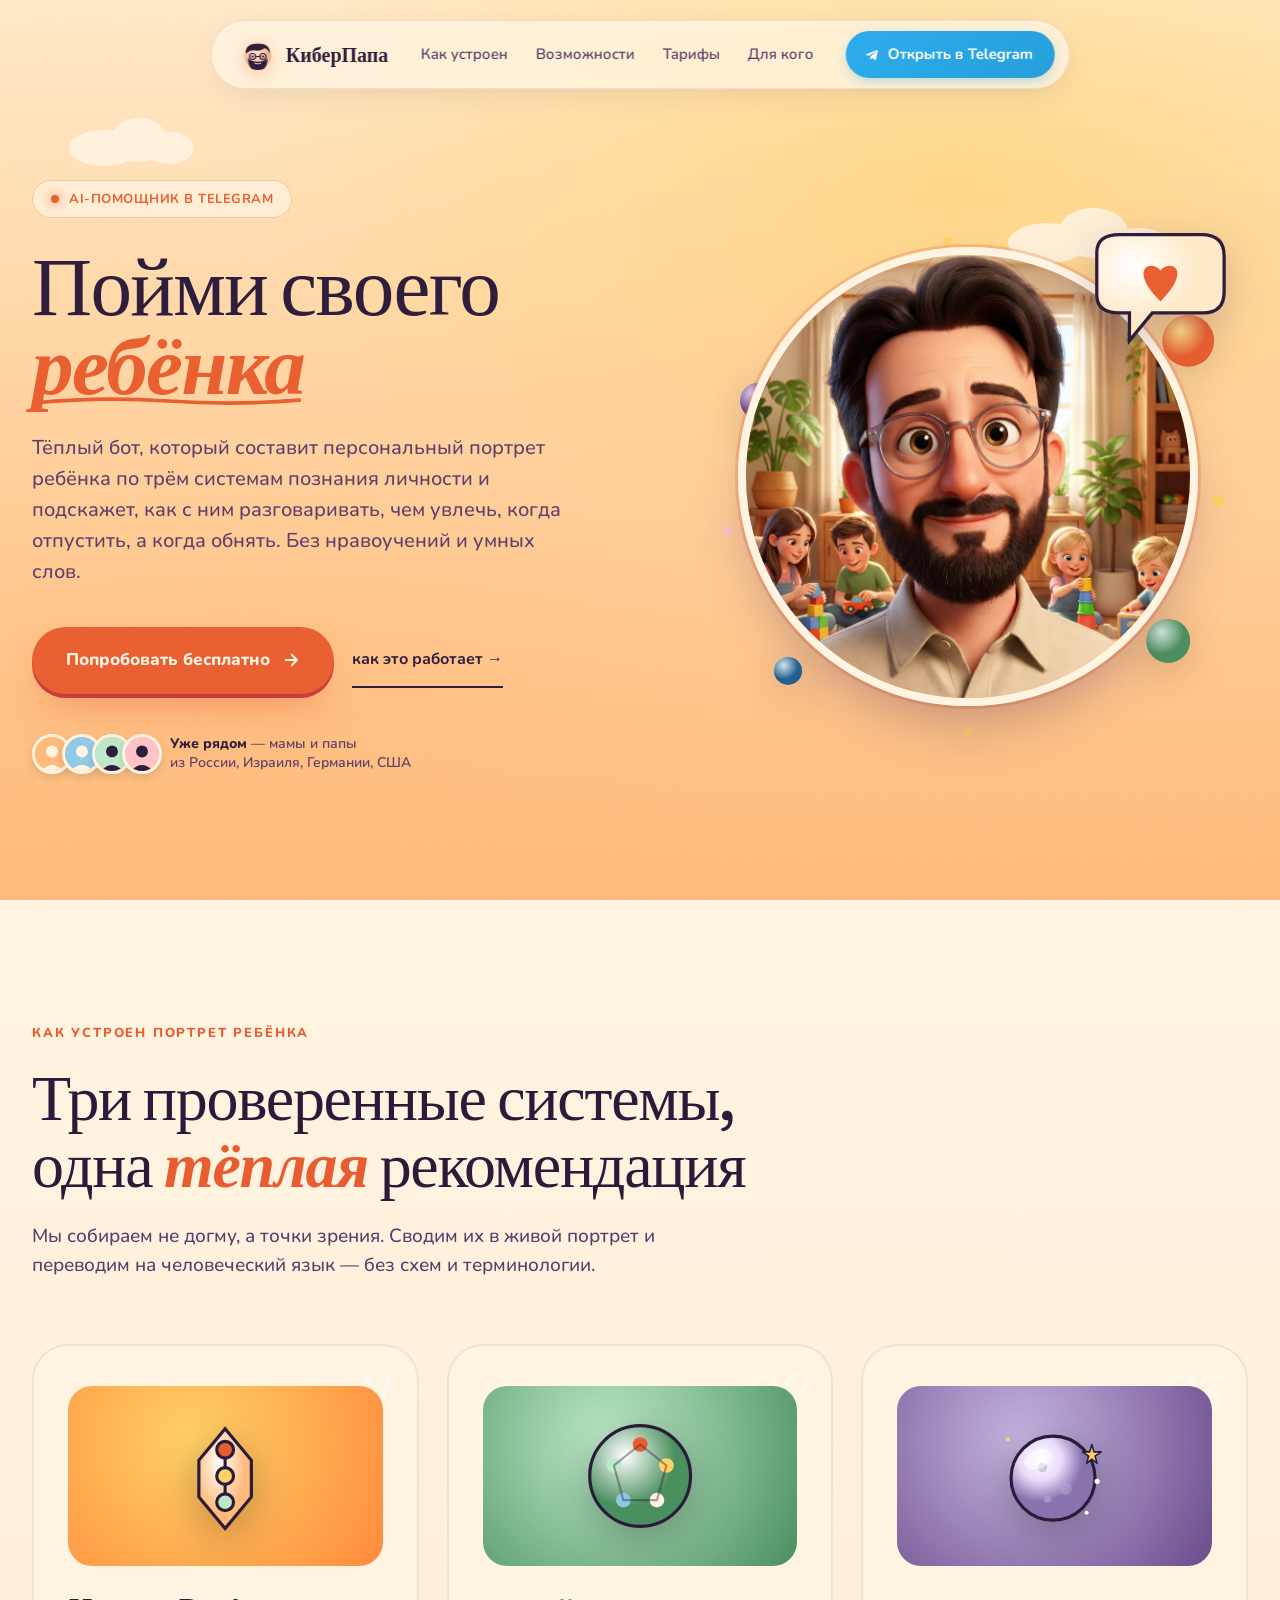
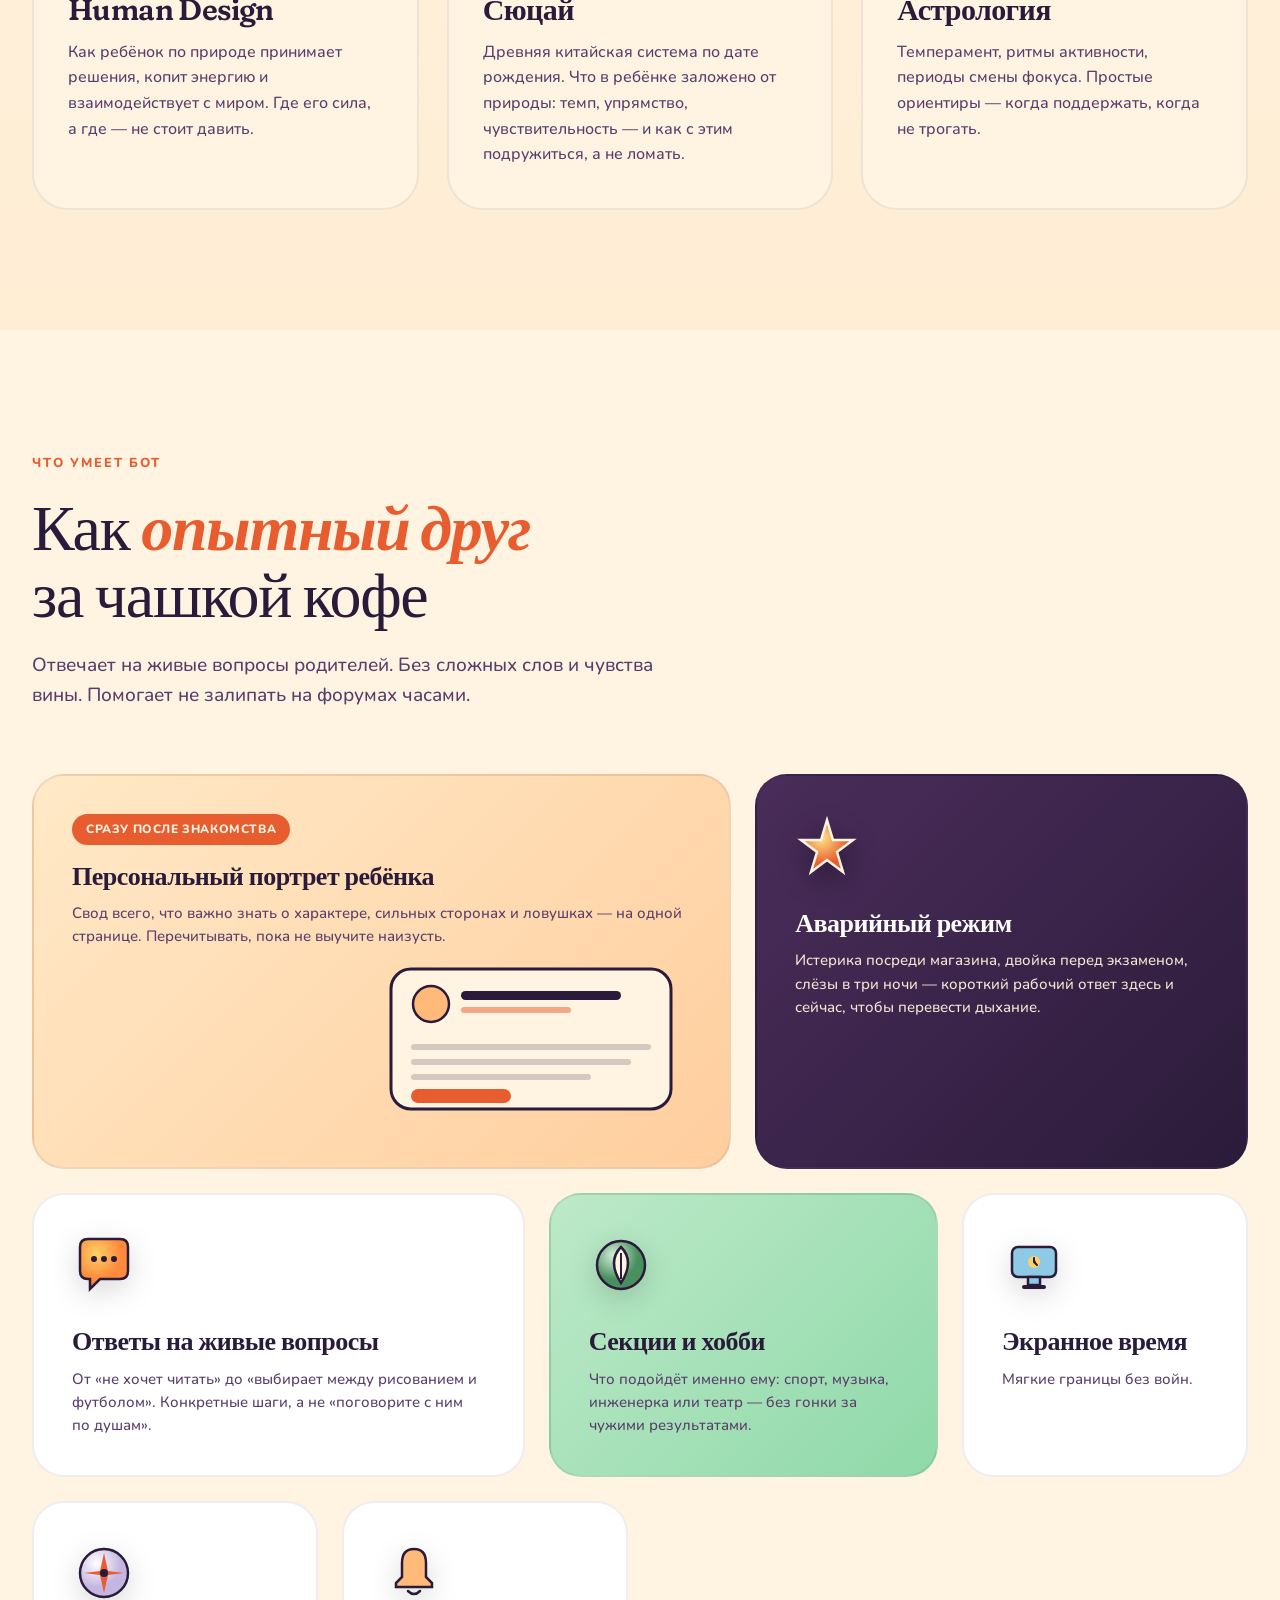
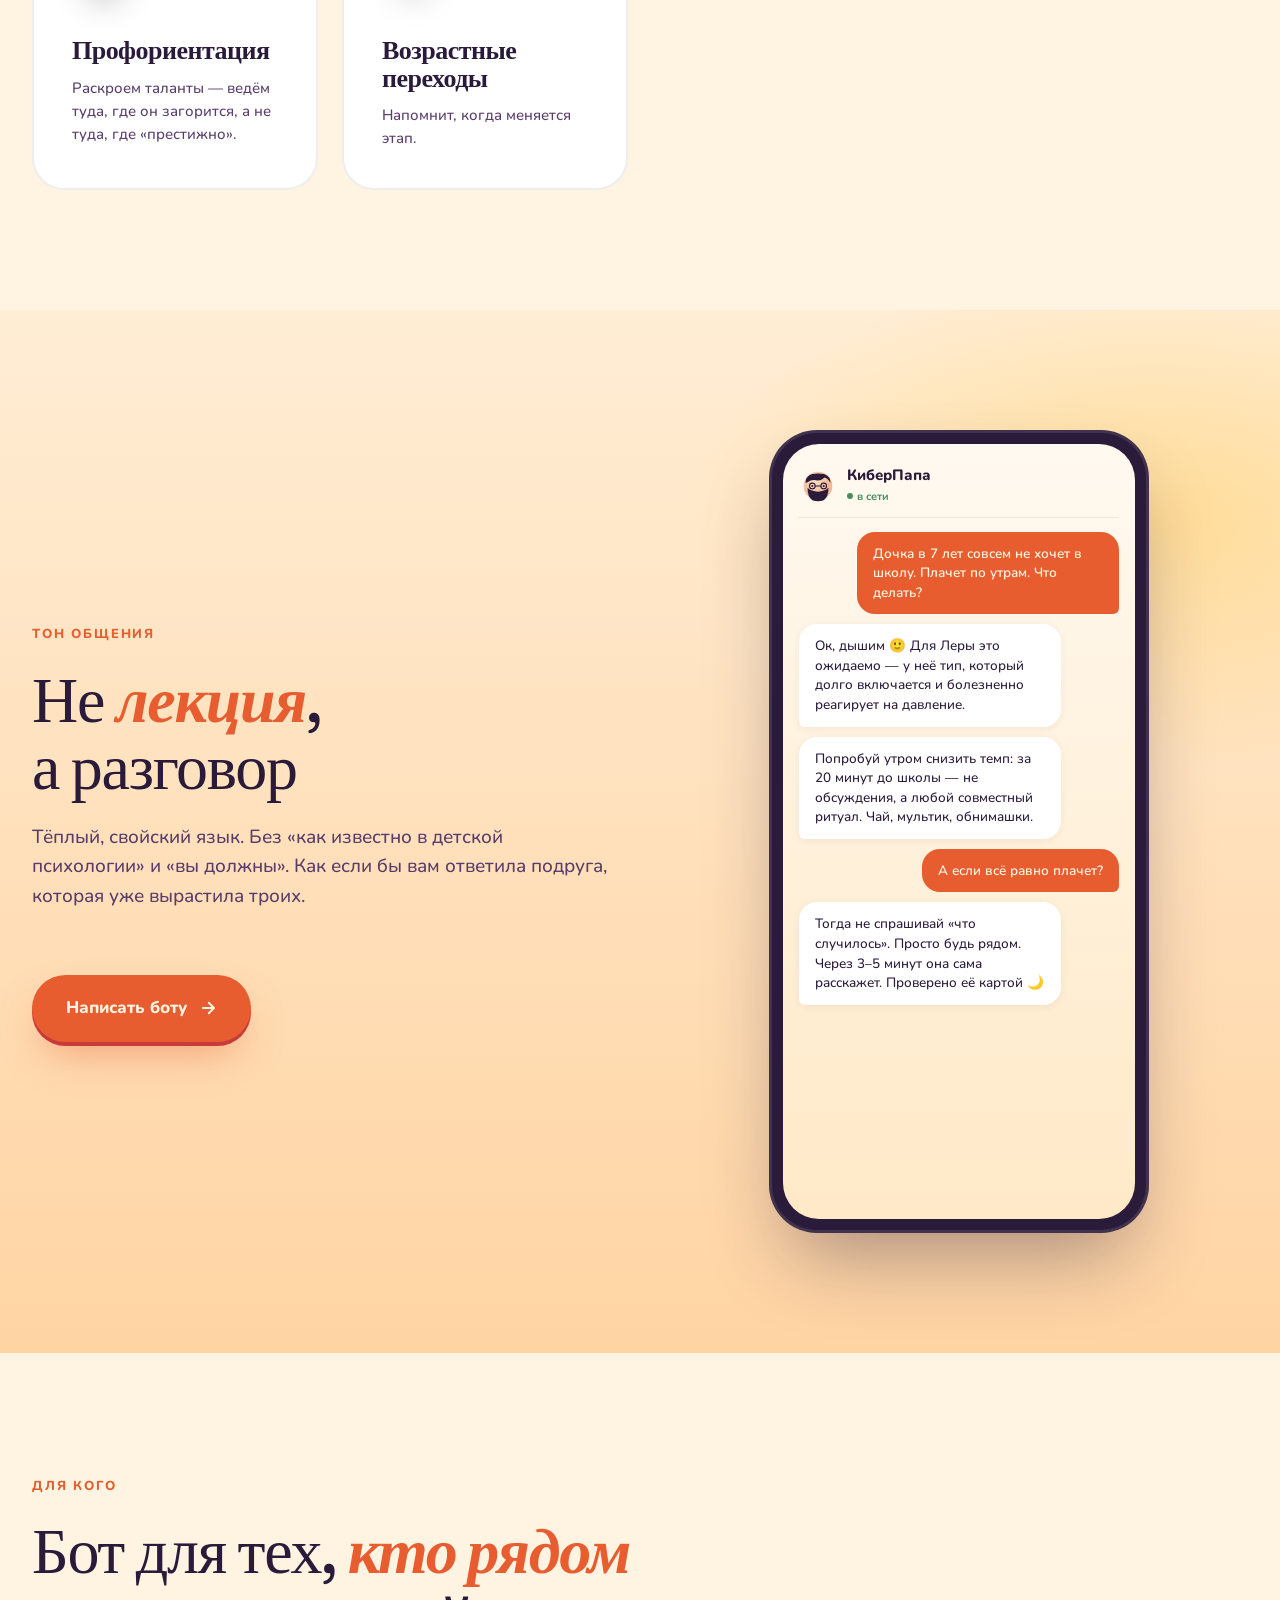
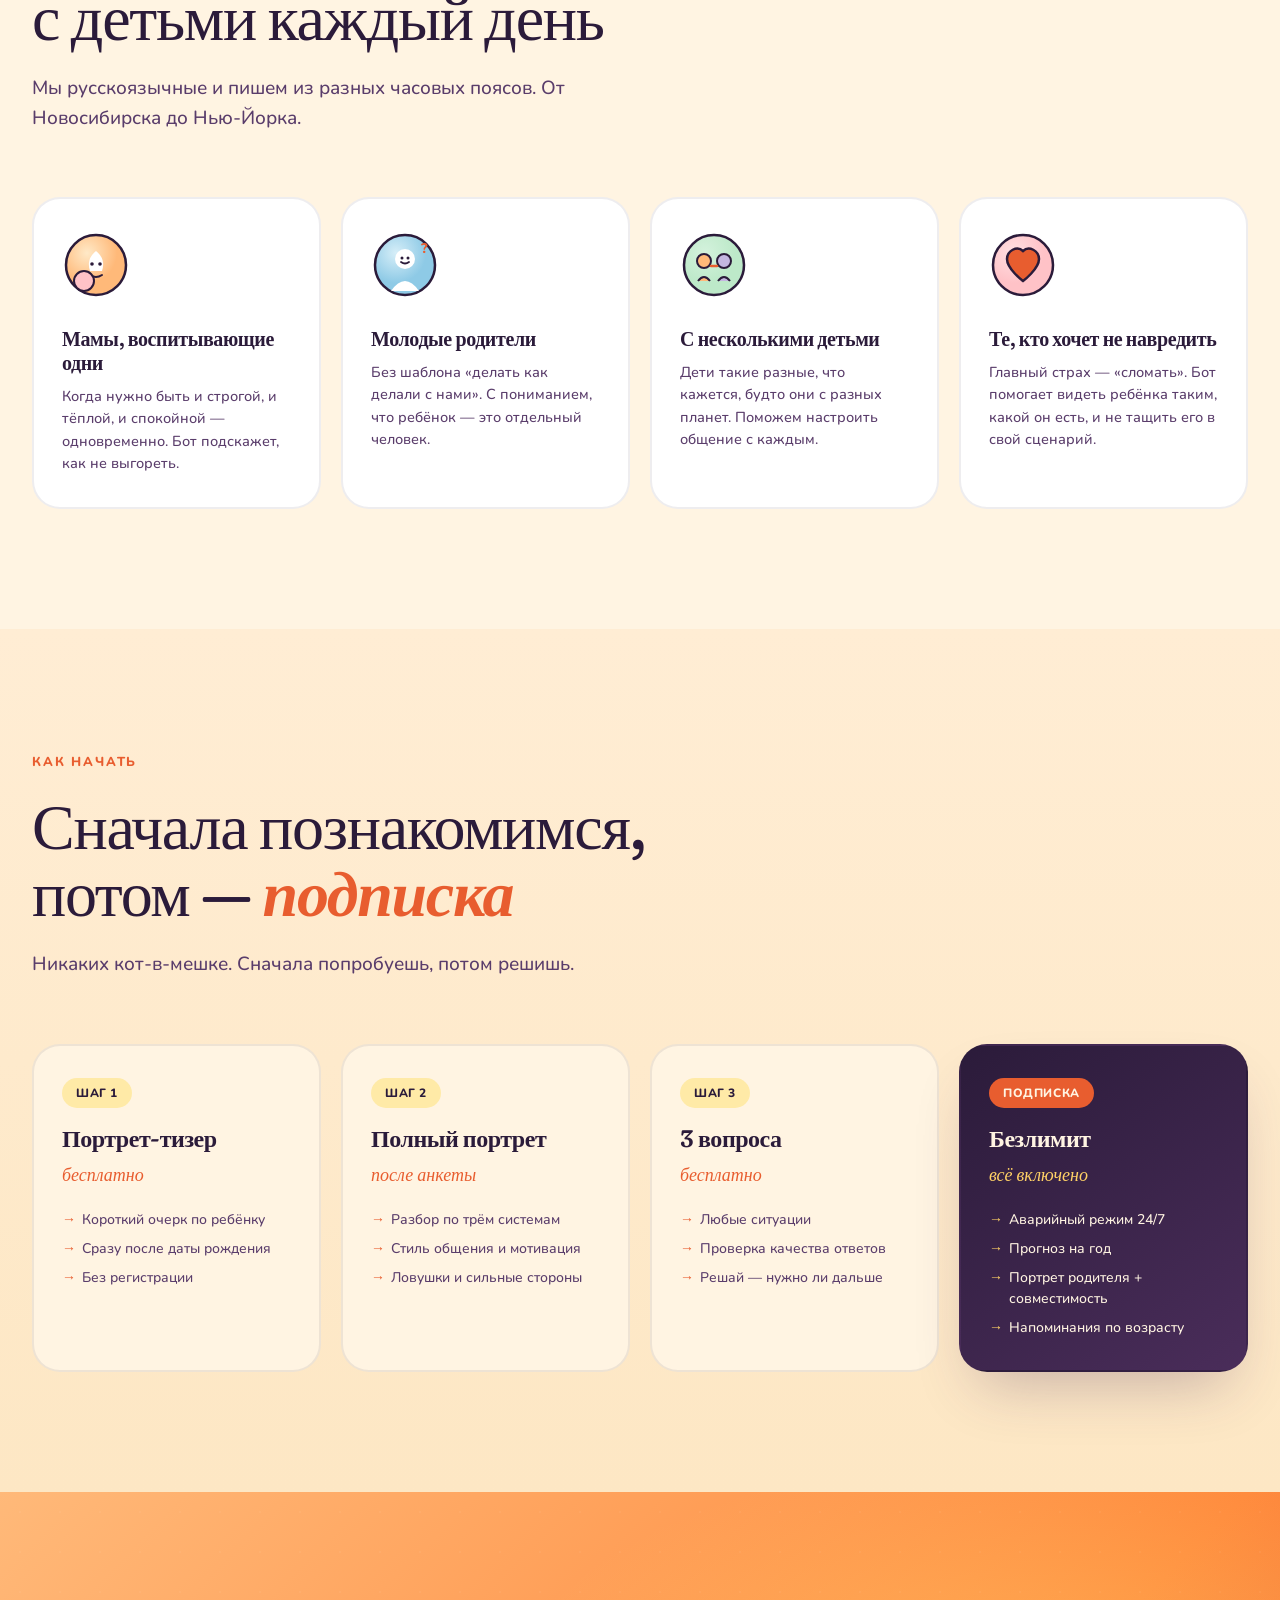
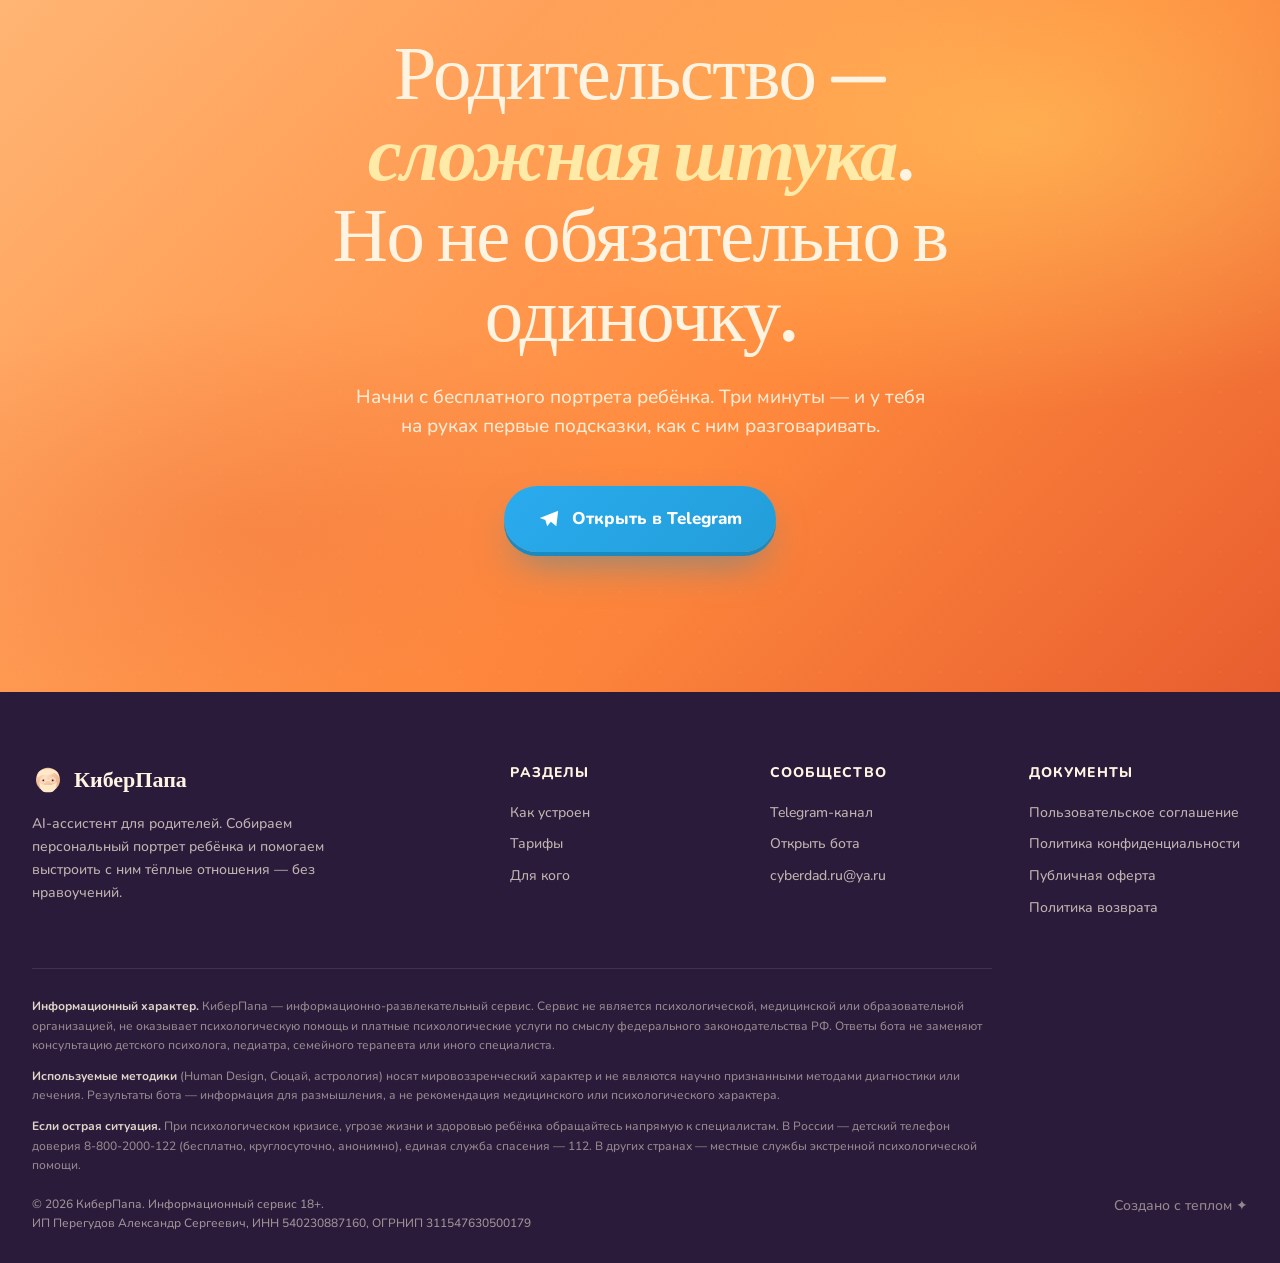
<file: index.html>
<!DOCTYPE html>
<html lang="ru">
<head>
<meta charset="UTF-8">
<meta name="viewport" content="width=device-width, initial-scale=1.0">
<title>КиберПапа — тёплый AI-помощник для родителей</title>
<meta name="description" content="AI-помощник в Telegram, который помогает понять своего ребёнка. Персональный портрет по Human Design, Сюцай и астрологии. Тёплые подсказки для родителей без нравоучений.">
<link rel="preconnect" href="https://fonts.googleapis.com">
<link rel="preconnect" href="https://fonts.gstatic.com" crossorigin>
<link href="https://fonts.googleapis.com/css2?family=Fraunces:ital,opsz,wght,SOFT,WONK@0,9..144,300..900,0..100,0..1;1,9..144,300..900,0..100,0..1&family=Nunito:ital,wght@0,300..900;1,300..900&display=swap" rel="stylesheet">

<style>
  :root {
    /* Sunrise palette — originally composed, not tied to any IP */
    --cream: #FFF4E2;
    --cream-deep: #FDE7C4;
    --peach: #FFB979;
    --tangerine: #FF8A3D;
    --ember: #E85D2F;
    --crimson-soft: #C93A3A;
    --plum: #4A2D5A;
    --ink: #2B1B3A;
    --ink-soft: #5A3D6B;
    --sky: #8ECAE6;
    --teal-deep: #1E6091;
    --mint: #BDE9C9;
    --sunshine: #FFD166;
    --butter: #FFEAA7;
    --rose: #FFC2C7;
    --shadow-warm: 0 20px 40px -12px rgba(232, 93, 47, 0.25);
    --shadow-soft: 0 8px 24px -8px rgba(74, 45, 90, 0.18);
    --shadow-lift: 0 30px 60px -20px rgba(74, 45, 90, 0.3);
  }

  * { margin: 0; padding: 0; box-sizing: border-box; }

  html { scroll-behavior: smooth; }

  body {
    font-family: 'Nunito', sans-serif;
    background: var(--cream);
    color: var(--ink);
    line-height: 1.55;
    overflow-x: hidden;
    -webkit-font-smoothing: antialiased;
    font-weight: 500;
  }

  /* Grainy noise overlay for analog warmth */
  body::before {
    content: '';
    position: fixed;
    inset: 0;
    pointer-events: none;
    z-index: 9999;
    opacity: 0.5;
    mix-blend-mode: soft-light;
    background-image: url("data:image/svg+xml;utf8,<svg xmlns='http://www.w3.org/2000/svg' width='200' height='200'><filter id='n'><feTurbulence type='fractalNoise' baseFrequency='0.9' numOctaves='2' stitchTiles='stitch'/><feColorMatrix values='0 0 0 0 0.5 0 0 0 0 0.4 0 0 0 0 0.35 0 0 0 0.5 0'/></filter><rect width='100%25' height='100%25' filter='url(%23n)'/></svg>");
  }

  h1, h2, h3, h4 {
    font-family: 'Fraunces', serif;
    font-weight: 600;
    letter-spacing: -0.02em;
    font-variation-settings: 'SOFT' 100, 'WONK' 0;
    line-height: 1.05;
    color: var(--ink);
  }

  .container {
    max-width: 1280px;
    margin: 0 auto;
    padding: 0 32px;
  }

  /* ========== NAV ========== */
  nav {
    position: fixed;
    top: 20px;
    left: 50%;
    transform: translateX(-50%);
    z-index: 100;
    background: rgba(255, 244, 226, 0.85);
    backdrop-filter: blur(20px) saturate(180%);
    -webkit-backdrop-filter: blur(20px) saturate(180%);
    border: 1.5px solid rgba(74, 45, 90, 0.1);
    border-radius: 100px;
    padding: 10px 14px 10px 28px;
    display: flex;
    align-items: center;
    gap: 32px;
    box-shadow: 0 8px 32px -8px rgba(74, 45, 90, 0.15);
    animation: slideDown 0.9s cubic-bezier(0.22, 1, 0.36, 1) 0.2s backwards;
  }
  @keyframes slideDown {
    from { opacity: 0; transform: translate(-50%, -30px); }
    to { opacity: 1; transform: translate(-50%, 0); }
  }
  .logo {
    display: flex;
    align-items: center;
    gap: 10px;
    font-family: 'Fraunces', serif;
    font-weight: 700;
    font-size: 20px;
    color: var(--ink);
    text-decoration: none;
  }
  .logo-mark {
    width: 36px;
    height: 36px;
    filter: drop-shadow(0 4px 8px rgba(232, 93, 47, 0.3));
  }
  .nav-links {
    display: flex;
    gap: 28px;
    list-style: none;
  }
  .nav-links a {
    color: var(--ink-soft);
    text-decoration: none;
    font-weight: 600;
    font-size: 15px;
    transition: color 0.2s;
    white-space: nowrap;
  }
  .nav-links a:hover { color: var(--ember); }
  .nav-cta {
    background: linear-gradient(135deg, #2AABEE 0%, #229ED9 100%);
    color: #FFFFFF;
    padding: 12px 22px 12px 18px;
    border-radius: 100px;
    text-decoration: none;
    font-weight: 700;
    font-size: 15px;
    transition: all 0.25s ease;
    box-shadow: 0 4px 14px -4px rgba(34, 158, 217, 0.5);
    display: inline-flex;
    align-items: center;
    gap: 8px;
    white-space: nowrap;
  }
  .nav-cta:hover {
    transform: translateY(-2px);
    box-shadow: 0 10px 24px -4px rgba(34, 158, 217, 0.6);
    filter: brightness(1.08);
  }
  .nav-cta svg { flex-shrink: 0; }

  @media (max-width: 860px) {
    .nav-links { display: none; }
    nav { padding: 8px 10px 8px 20px; gap: 16px; }
  }

  /* ========== HERO ========== */
  .hero {
    position: relative;
    min-height: 100vh;
    padding: 180px 0 120px;
    overflow: hidden;
    background:
      radial-gradient(ellipse 80% 60% at 75% 20%, rgba(255, 209, 102, 0.55), transparent 70%),
      radial-gradient(ellipse 60% 50% at 20% 85%, rgba(255, 185, 121, 0.4), transparent 70%),
      linear-gradient(180deg, #FFE9C7 0%, #FFD4A3 40%, #FFB979 100%);
  }

  /* Cloud decorations */
  .cloud {
    position: absolute;
    pointer-events: none;
    opacity: 0.85;
    animation: float 8s ease-in-out infinite;
  }
  .cloud-1 { top: 12%; left: 5%; width: 140px; animation-delay: 0s; }
  .cloud-2 { top: 22%; right: 8%; width: 180px; animation-delay: -3s; }
  .cloud-3 { bottom: 25%; left: 8%; width: 100px; animation-delay: -5s; }
  @keyframes float {
    0%, 100% { transform: translateY(0) translateX(0); }
    50% { transform: translateY(-18px) translateX(8px); }
  }

  .hero-inner {
    position: relative;
    z-index: 2;
    display: grid;
    grid-template-columns: 1.1fr 1fr;
    gap: 40px;
    align-items: center;
  }
  .hero-eyebrow {
    display: inline-flex;
    align-items: center;
    gap: 10px;
    background: rgba(255, 244, 226, 0.7);
    border: 1.5px solid rgba(232, 93, 47, 0.3);
    padding: 8px 18px;
    border-radius: 100px;
    font-weight: 700;
    font-size: 13px;
    letter-spacing: 0.04em;
    text-transform: uppercase;
    color: var(--ember);
    margin-bottom: 28px;
    animation: rise 1s cubic-bezier(0.22, 1, 0.36, 1) 0.4s backwards;
  }
  .hero-eyebrow::before {
    content: '';
    width: 8px;
    height: 8px;
    border-radius: 50%;
    background: var(--ember);
    box-shadow: 0 0 12px var(--ember);
    animation: pulse 2s ease-in-out infinite;
  }
  @keyframes pulse {
    0%, 100% { opacity: 1; transform: scale(1); }
    50% { opacity: 0.6; transform: scale(1.4); }
  }

  .hero h1 {
    font-size: clamp(44px, 6.5vw, 92px);
    font-weight: 500;
    line-height: 0.95;
    margin-bottom: 28px;
    animation: rise 1s cubic-bezier(0.22, 1, 0.36, 1) 0.5s backwards;
  }
  .hero h1 .accent {
    font-style: italic;
    font-weight: 600;
    color: var(--ember);
    font-variation-settings: 'SOFT' 100, 'WONK' 1;
    display: inline-block;
    position: relative;
  }
  .hero h1 .underline {
    position: relative;
    display: inline-block;
  }
  .hero h1 .underline::after {
    content: '';
    position: absolute;
    left: 0; right: 0; bottom: -4px;
    height: 14px;
    background: url("data:image/svg+xml;utf8,<svg xmlns='http://www.w3.org/2000/svg' viewBox='0 0 300 14'><path d='M5 9 Q75 2 150 7 T295 6' stroke='%23E85D2F' stroke-width='4' fill='none' stroke-linecap='round'/></svg>") no-repeat;
    background-size: 100% 100%;
    animation: drawLine 1.2s ease-out 1.5s backwards;
  }
  @keyframes drawLine {
    from { clip-path: inset(0 100% 0 0); }
    to { clip-path: inset(0 0 0 0); }
  }

  @keyframes rise {
    from { opacity: 0; transform: translateY(40px); }
    to { opacity: 1; transform: translateY(0); }
  }

  .hero-sub {
    font-size: 20px;
    line-height: 1.55;
    color: var(--ink-soft);
    max-width: 540px;
    margin-bottom: 40px;
    animation: rise 1s cubic-bezier(0.22, 1, 0.36, 1) 0.7s backwards;
  }

  .hero-cta-group {
    display: flex;
    gap: 18px;
    align-items: center;
    flex-wrap: wrap;
    animation: rise 1s cubic-bezier(0.22, 1, 0.36, 1) 0.9s backwards;
  }
  .btn-primary {
    background: var(--ember);
    color: var(--cream);
    padding: 20px 34px;
    border-radius: 100px;
    text-decoration: none;
    font-weight: 800;
    font-size: 17px;
    display: inline-flex;
    align-items: center;
    gap: 12px;
    transition: all 0.3s cubic-bezier(0.22, 1, 0.36, 1);
    box-shadow:
      0 4px 0 0 var(--crimson-soft),
      0 20px 40px -12px rgba(232, 93, 47, 0.5);
    position: relative;
    border: none;
    cursor: pointer;
  }
  .btn-primary:hover {
    transform: translateY(-3px);
    box-shadow:
      0 7px 0 0 var(--crimson-soft),
      0 30px 50px -12px rgba(232, 93, 47, 0.6);
  }
  .btn-primary:active {
    transform: translateY(2px);
    box-shadow:
      0 2px 0 0 var(--crimson-soft),
      0 10px 20px -8px rgba(232, 93, 47, 0.5);
  }
  .btn-ghost {
    color: var(--ink);
    text-decoration: none;
    font-weight: 700;
    font-size: 16px;
    padding: 14px 0;
    border-bottom: 2px solid var(--ink);
    transition: all 0.2s;
  }
  .btn-ghost:hover {
    color: var(--ember);
    border-color: var(--ember);
  }

  .hero-trust {
    margin-top: 40px;
    display: flex;
    align-items: center;
    gap: 18px;
    animation: rise 1s cubic-bezier(0.22, 1, 0.36, 1) 1.1s backwards;
  }
  .hero-trust-avatars {
    display: flex;
  }
  .avatar-stack {
    width: 40px;
    height: 40px;
    border-radius: 50%;
    border: 3px solid var(--cream);
    margin-right: -10px;
    box-shadow: 0 4px 10px rgba(0,0,0,0.12);
  }
  .hero-trust-text {
    font-size: 14px;
    color: var(--ink-soft);
    font-weight: 600;
    line-height: 1.3;
  }
  .hero-trust-text strong { color: var(--ink); font-weight: 800; }

  /* Hero illustration */
  .hero-viz {
    position: relative;
    width: 100%;
    aspect-ratio: 1;
    max-width: 560px;
    margin-left: auto;
    animation: rise 1.2s cubic-bezier(0.22, 1, 0.36, 1) 0.8s backwards;
  }
  .hero-portrait {
    position: relative;
    width: 82%;
    aspect-ratio: 1;
    margin: 9% auto 0;
  }
  .hero-portrait img {
    position: relative;
    z-index: 2;
    width: 100%;
    height: 100%;
    object-fit: cover;
    object-position: 50% 18%;
    border-radius: 50%;
    border: 8px solid var(--cream);
    box-shadow:
      0 30px 60px -20px rgba(74, 45, 90, 0.4),
      0 0 0 3px rgba(232, 93, 47, 0.25);
    animation: bob 5s ease-in-out infinite;
  }
  .hero-orbits {
    position: absolute;
    inset: -11% -11% -11% -11%;
    width: 122%;
    height: 122%;
    z-index: 1;
    pointer-events: none;
    filter: drop-shadow(0 10px 20px rgba(0,0,0,0.15));
  }
  .hero-bubble {
    position: absolute;
    top: -4%;
    right: -8%;
    width: 32%;
    z-index: 3;
    filter: drop-shadow(0 12px 20px rgba(74, 45, 90, 0.25));
    animation-delay: -2s;
  }
  .bob {
    animation: bob 4.5s ease-in-out infinite;
    transform-origin: center;
  }
  .spin-slow {
    animation: spinSlow 40s linear infinite;
    transform-origin: center;
    transform-box: fill-box;
  }
  @keyframes bob {
    0%, 100% { transform: translateY(0); }
    50% { transform: translateY(-14px); }
  }
  @keyframes spinSlow {
    from { transform: rotate(0deg); }
    to { transform: rotate(360deg); }
  }

  @media (max-width: 860px) {
    .hero { padding: 140px 0 80px; }
    .hero-inner { grid-template-columns: 1fr; }
    .hero-viz { max-width: 360px; margin: 20px auto 0; }
    .hero-sub { font-size: 17px; }
  }

  /* ========== SECTIONS ========== */
  section { padding: 120px 0; position: relative; }

  .eyebrow {
    display: inline-block;
    font-weight: 800;
    font-size: 13px;
    letter-spacing: 0.14em;
    text-transform: uppercase;
    color: var(--ember);
    margin-bottom: 20px;
  }
  .section-title {
    font-size: clamp(36px, 5vw, 64px);
    font-weight: 500;
    max-width: 780px;
    margin-bottom: 24px;
  }
  .section-title .it {
    font-style: italic;
    font-weight: 600;
    color: var(--ember);
    font-variation-settings: 'SOFT' 100, 'WONK' 1;
  }
  .section-lead {
    font-size: 19px;
    color: var(--ink-soft);
    max-width: 640px;
    margin-bottom: 64px;
  }

  /* ========== SYSTEMS (3 cards) ========== */
  .systems {
    background: linear-gradient(180deg, var(--cream) 0%, #FFEDD4 100%);
    position: relative;
  }
  .systems-grid {
    display: grid;
    grid-template-columns: repeat(3, 1fr);
    gap: 28px;
    margin-top: 40px;
  }
  .system-card {
    background: var(--cream);
    border-radius: 36px;
    padding: 40px 34px;
    position: relative;
    overflow: hidden;
    border: 2px solid rgba(43, 27, 58, 0.08);
    transition: all 0.5s cubic-bezier(0.22, 1, 0.36, 1);
    cursor: default;
  }
  .system-card:hover {
    transform: translateY(-12px) rotate(-0.5deg);
    box-shadow: var(--shadow-lift);
    border-color: rgba(232, 93, 47, 0.3);
  }
  .system-card:nth-child(2):hover { transform: translateY(-12px) rotate(0.5deg); }
  .system-card:nth-child(3):hover { transform: translateY(-12px) rotate(-0.5deg); }

  .system-viz {
    width: 100%;
    height: 180px;
    margin-bottom: 28px;
    display: flex;
    align-items: center;
    justify-content: center;
    border-radius: 24px;
    position: relative;
    overflow: hidden;
  }
  .system-card:nth-child(1) .system-viz { background: radial-gradient(circle at 40% 30%, #FFD166, #FF8A3D); }
  .system-card:nth-child(2) .system-viz { background: radial-gradient(circle at 40% 30%, #BDE9C9, #4A8F5E); }
  .system-card:nth-child(3) .system-viz { background: radial-gradient(circle at 40% 30%, #C4B6E0, #6B4A8A); }

  .system-viz svg {
    width: 70%;
    height: 70%;
    filter: drop-shadow(0 10px 20px rgba(0,0,0,0.25));
  }

  .system-num {
    position: absolute;
    top: 20px;
    right: 24px;
    font-family: 'Fraunces', serif;
    font-style: italic;
    font-weight: 300;
    font-size: 56px;
    color: rgba(255, 255, 255, 0.35);
    line-height: 1;
    font-variation-settings: 'SOFT' 100, 'WONK' 1;
  }
  .system-card h3 {
    font-size: 30px;
    margin-bottom: 14px;
  }
  .system-card p {
    color: var(--ink-soft);
    font-size: 16px;
    line-height: 1.6;
  }

  @media (max-width: 960px) {
    .systems-grid { grid-template-columns: 1fr; }
  }

  /* ========== FEATURES ========== */
  .features {
    background: var(--cream);
  }
  .features-layout {
    display: grid;
    grid-template-columns: repeat(12, 1fr);
    gap: 24px;
  }
  .feature {
    background: #fff;
    border-radius: 32px;
    padding: 38px;
    border: 2px solid rgba(43, 27, 58, 0.08);
    transition: all 0.4s cubic-bezier(0.22, 1, 0.36, 1);
    position: relative;
    overflow: hidden;
  }
  .feature:hover {
    transform: translateY(-6px);
    border-color: rgba(232, 93, 47, 0.3);
    box-shadow: var(--shadow-lift);
  }
  .feature-big { grid-column: span 7; min-height: 380px; display: flex; flex-direction: column; justify-content: space-between; background: linear-gradient(135deg, #FFE9C7, #FFCE9E); }
  .feature-tall {
    grid-column: span 5;
    min-height: 380px;
    background: linear-gradient(135deg, var(--plum), var(--ink));
    color: var(--cream);
    position: relative;
    z-index: 10000;
    isolation: isolate;
  }
  .feature-tall h3 { color: #FFFFFF !important; }
  .feature-tall p { color: #F5E6D3 !important; opacity: 1 !important; font-weight: 500; }
  .feature-wide { grid-column: span 5; }
  .feature-med { grid-column: span 4; background: linear-gradient(135deg, #BDE9C9, #8FD9A8); }
  .feature-small { grid-column: span 3; }

  .feature h3 {
    font-size: 26px;
    margin-bottom: 12px;
  }
  .feature p {
    color: var(--ink-soft);
    font-size: 15px;
    line-height: 1.55;
  }
  .feature-icon {
    width: 64px;
    height: 64px;
    margin-bottom: 24px;
    filter: drop-shadow(0 8px 14px rgba(0,0,0,0.15));
  }
  .feature-tall .feature-icon {
    filter: drop-shadow(0 8px 14px rgba(0,0,0,0.4));
  }
  .feature-tag {
    display: inline-block;
    background: var(--ember);
    color: var(--cream);
    padding: 6px 14px;
    border-radius: 100px;
    font-size: 12px;
    font-weight: 800;
    letter-spacing: 0.05em;
    text-transform: uppercase;
    margin-bottom: 18px;
    align-self: flex-start;
  }
  .feature-big .feature-viz {
    width: 100%;
    max-width: 320px;
    margin-top: auto;
    align-self: flex-end;
  }

  @media (max-width: 960px) {
    .features-layout { grid-template-columns: 1fr; }
    .feature-big, .feature-tall, .feature-wide, .feature-med, .feature-small {
      grid-column: span 1;
    }
  }

  /* ========== CHAT PREVIEW ========== */
  .chat-demo {
    background: linear-gradient(180deg, #FFEDD4 0%, #FFD4A3 100%);
    position: relative;
    overflow: hidden;
  }
  .chat-demo::before {
    content: '';
    position: absolute;
    inset: 0;
    background: radial-gradient(ellipse 60% 40% at 90% 20%, rgba(255, 209, 102, 0.5), transparent 60%);
    pointer-events: none;
  }
  .chat-layout {
    display: grid;
    grid-template-columns: 1fr 1fr;
    gap: 60px;
    align-items: center;
    position: relative;
    z-index: 2;
  }
  .phone-mockup {
    position: relative;
    max-width: 380px;
    margin: 0 auto;
    aspect-ratio: 9 / 19;
    background: var(--ink);
    border-radius: 48px;
    padding: 14px;
    box-shadow:
      0 40px 80px -20px rgba(43, 27, 58, 0.4),
      inset 0 0 0 3px rgba(255, 255, 255, 0.1);
    transform: rotate(-2deg);
  }
  .phone-screen {
    background: linear-gradient(180deg, #FFF9F0 0%, #FFE9C7 100%);
    border-radius: 36px;
    height: 100%;
    padding: 20px 16px;
    overflow: hidden;
    position: relative;
    display: flex;
    flex-direction: column;
    gap: 10px;
  }
  .phone-header {
    display: flex;
    align-items: center;
    gap: 10px;
    padding-bottom: 12px;
    border-bottom: 1px solid rgba(43, 27, 58, 0.08);
    margin-bottom: 4px;
  }
  .phone-avatar {
    width: 38px;
    height: 38px;
    border-radius: 50%;
    flex-shrink: 0;
  }
  .phone-name {
    font-weight: 800;
    font-size: 15px;
    color: var(--ink);
  }
  .phone-status {
    font-size: 11px;
    color: #4A8F5E;
    font-weight: 700;
    display: flex;
    align-items: center;
    gap: 4px;
  }
  .phone-status::before {
    content: '';
    width: 6px; height: 6px;
    background: #4A8F5E;
    border-radius: 50%;
  }
  .bubble {
    padding: 12px 16px;
    border-radius: 18px;
    font-size: 13.5px;
    max-width: 82%;
    line-height: 1.45;
    animation: bubbleIn 0.5s cubic-bezier(0.22, 1, 0.36, 1) backwards;
  }
  .bubble-bot {
    background: #fff;
    color: var(--ink);
    align-self: flex-start;
    border-bottom-left-radius: 6px;
    box-shadow: 0 2px 8px rgba(43, 27, 58, 0.06);
  }
  .bubble-user {
    background: var(--ember);
    color: var(--cream);
    align-self: flex-end;
    border-bottom-right-radius: 6px;
    font-weight: 600;
  }
  .bubble:nth-child(3) { animation-delay: 0.2s; }
  .bubble:nth-child(4) { animation-delay: 0.4s; }
  .bubble:nth-child(5) { animation-delay: 0.6s; }
  .bubble:nth-child(6) { animation-delay: 0.8s; }
  @keyframes bubbleIn {
    from { opacity: 0; transform: translateY(10px) scale(0.95); }
    to { opacity: 1; transform: translateY(0) scale(1); }
  }

  @media (max-width: 960px) {
    .chat-layout { grid-template-columns: 1fr; }
    .phone-mockup { transform: none; }
  }

  /* ========== AUDIENCE ========== */
  .audience {
    background: var(--cream);
  }
  .audience-grid {
    display: grid;
    grid-template-columns: repeat(4, 1fr);
    gap: 20px;
    margin-top: 40px;
  }
  .audience-card {
    padding: 32px 28px;
    border-radius: 28px;
    background: #fff;
    border: 2px solid rgba(43, 27, 58, 0.08);
    transition: all 0.4s cubic-bezier(0.22, 1, 0.36, 1);
  }
  .audience-card:hover {
    transform: translateY(-6px) rotate(0.5deg);
    border-color: var(--peach);
    box-shadow: var(--shadow-soft);
  }
  .audience-card:nth-child(2n):hover { transform: translateY(-6px) rotate(-0.5deg); }
  .audience-emoji {
    width: 68px;
    height: 68px;
    margin-bottom: 20px;
  }
  .audience-card h4 {
    font-size: 20px;
    margin-bottom: 10px;
    line-height: 1.2;
  }
  .audience-card p {
    font-size: 14.5px;
    color: var(--ink-soft);
    line-height: 1.55;
  }
  @media (max-width: 960px) {
    .audience-grid { grid-template-columns: repeat(2, 1fr); }
  }
  @media (max-width: 560px) {
    .audience-grid { grid-template-columns: 1fr; }
  }

  /* ========== PRICING ========== */
  .pricing {
    background: linear-gradient(180deg, #FFEDD4 0%, var(--cream-deep) 100%);
  }
  .pricing-flow {
    position: relative;
    margin-top: 60px;
  }
  .pricing-track {
    display: grid;
    grid-template-columns: repeat(4, 1fr);
    gap: 20px;
    position: relative;
    z-index: 2;
  }
  .pricing-step {
    background: var(--cream);
    border-radius: 28px;
    padding: 32px 28px;
    border: 2px solid rgba(43, 27, 58, 0.08);
    position: relative;
    transition: all 0.4s;
  }
  .pricing-step.premium {
    background: linear-gradient(145deg, var(--ink), var(--plum));
    color: var(--cream);
    border-color: transparent;
    transform: translateY(-20px);
    box-shadow: var(--shadow-lift);
  }
  .pricing-step.premium h3,
  .pricing-step.premium .price,
  .pricing-step.premium ul li {
    color: var(--cream);
  }
  .pricing-step.premium .price-tag {
    background: var(--ember);
    color: var(--cream);
  }
  .pricing-step:hover:not(.premium) {
    transform: translateY(-6px);
    border-color: var(--peach);
    box-shadow: var(--shadow-soft);
  }
  .price-tag {
    display: inline-block;
    background: var(--butter);
    color: var(--ink);
    padding: 6px 14px;
    border-radius: 100px;
    font-size: 12px;
    font-weight: 800;
    letter-spacing: 0.05em;
    text-transform: uppercase;
    margin-bottom: 18px;
  }
  .pricing-step h3 {
    font-size: 24px;
    margin-bottom: 10px;
  }
  .pricing-step .price {
    font-family: 'Fraunces', serif;
    font-size: 18px;
    font-style: italic;
    font-weight: 500;
    color: var(--ember);
    margin-bottom: 20px;
  }
  .pricing-step ul {
    list-style: none;
    display: flex;
    flex-direction: column;
    gap: 8px;
  }
  .pricing-step ul li {
    font-size: 14px;
    color: var(--ink-soft);
    padding-left: 20px;
    position: relative;
    line-height: 1.5;
  }
  .pricing-step ul li::before {
    content: '→';
    position: absolute;
    left: 0;
    color: var(--ember);
    font-weight: 800;
  }
  .pricing-step.premium ul li::before { color: var(--sunshine); }

  @media (max-width: 960px) {
    .pricing-track { grid-template-columns: 1fr; }
    .pricing-step.premium { transform: none; }
  }

  /* ========== FINAL CTA ========== */
  .final-cta {
    padding: 140px 0;
    background:
      radial-gradient(ellipse 60% 50% at 80% 30%, rgba(255, 209, 102, 0.5), transparent 70%),
      radial-gradient(ellipse 50% 40% at 20% 80%, rgba(232, 93, 47, 0.3), transparent 70%),
      linear-gradient(135deg, #FFB979 0%, #FF8A3D 60%, #E85D2F 100%);
    color: var(--cream);
    text-align: center;
    position: relative;
    overflow: hidden;
  }
  .final-cta::before {
    content: '';
    position: absolute;
    inset: 0;
    background-image: url("data:image/svg+xml;utf8,<svg xmlns='http://www.w3.org/2000/svg' viewBox='0 0 100 100'><circle cx='50' cy='50' r='2' fill='%23FFF4E2' opacity='0.3'/></svg>");
    background-size: 40px 40px;
    opacity: 0.4;
  }
  .final-cta-inner { position: relative; z-index: 2; max-width: 820px; margin: 0 auto; padding: 0 32px; }
  .final-cta h2 {
    color: var(--cream);
    font-size: clamp(40px, 6vw, 80px);
    font-weight: 500;
    margin-bottom: 28px;
    line-height: 1.05;
  }
  .final-cta h2 .it {
    font-style: italic;
    font-weight: 600;
    color: var(--butter);
    font-variation-settings: 'SOFT' 100, 'WONK' 1;
  }
  .final-cta p {
    font-size: 19px;
    color: rgba(255, 244, 226, 0.9);
    margin-bottom: 44px;
    max-width: 580px;
    margin-left: auto;
    margin-right: auto;
  }
  .final-cta .btn-primary {
    background: linear-gradient(135deg, #2AABEE 0%, #229ED9 100%);
    color: #FFFFFF;
    box-shadow: 0 4px 0 0 #1A8BC0, 0 20px 40px -12px rgba(26, 139, 192, 0.55);
  }
  .final-cta .btn-primary:hover {
    box-shadow: 0 7px 0 0 #1A8BC0, 0 30px 50px -12px rgba(26, 139, 192, 0.65);
    filter: brightness(1.05);
  }

  /* ========== FOOTER ========== */
  footer {
    background: var(--ink);
    color: rgba(255, 244, 226, 0.7);
    padding: 70px 0 30px;
    font-size: 14px;
  }
  .footer-grid {
    display: grid;
    grid-template-columns: 2fr 1fr 1fr 1fr;
    gap: 40px;
    margin-bottom: 50px;
  }
  .footer-logo {
    color: var(--cream);
    font-family: 'Fraunces', serif;
    font-weight: 700;
    font-size: 22px;
    margin-bottom: 16px;
    display: flex;
    align-items: center;
    gap: 10px;
  }
  .footer-desc { line-height: 1.65; max-width: 340px; }
  .footer-col h5 {
    color: var(--cream);
    font-family: 'Nunito', sans-serif;
    font-size: 14px;
    font-weight: 800;
    letter-spacing: 0.08em;
    text-transform: uppercase;
    margin-bottom: 18px;
  }
  .footer-col ul { list-style: none; display: flex; flex-direction: column; gap: 10px; }
  .footer-col a {
    color: rgba(255, 244, 226, 0.7);
    text-decoration: none;
    transition: color 0.2s;
  }
  .footer-col a:hover { color: var(--sunshine); }

  .footer-legal {
    list-style: none;
    display: flex;
    flex-direction: column;
    gap: 6px;
  }
  .footer-legal li {
    color: rgba(255, 244, 226, 0.7);
    font-size: 13px;
  }
  .footer-legal .placeholder {
    color: var(--sunshine);
    opacity: 0.7;
    font-style: italic;
    border-bottom: 1px dashed currentColor;
    font-size: 12px;
  }

  .footer-disclaimer p {
    margin: 0;
  }
  .footer-disclaimer strong {
    color: rgba(255, 244, 226, 0.85);
  }

  .footer-disclaimer {
    border-top: 1px solid rgba(255, 244, 226, 0.1);
    padding-top: 28px;
    font-size: 12px;
    line-height: 1.6;
    color: rgba(255, 244, 226, 0.5);
    max-width: 960px;
  }
  .footer-bottom {
    display: flex;
    justify-content: space-between;
    align-items: flex-start;
    margin-top: 20px;
    flex-wrap: wrap;
    gap: 12px;
    color: rgba(255, 244, 226, 0.5);
  }
  .footer-legal-line {
    font-size: 12px;
    line-height: 1.6;
    color: rgba(255, 244, 226, 0.55);
    max-width: 720px;
  }

  @media (max-width: 860px) {
    .footer-grid { grid-template-columns: 1fr 1fr; gap: 32px; }
  }

  /* scroll reveal */
  .reveal {
    opacity: 0;
    transform: translateY(30px);
    transition: opacity 0.8s cubic-bezier(0.22, 1, 0.36, 1), transform 0.8s cubic-bezier(0.22, 1, 0.36, 1);
  }
  .reveal.on {
    opacity: 1;
    transform: translateY(0);
  }

  /* ========== MOBILE — MINIMAL VERSION ========== */
  @media (max-width: 760px) {
    /* kill the grain overlay — too noisy on small screens */
    body::before { display: none; }

    .container { padding: 0 20px; }

    /* NAV: only logo + CTA */
    nav {
      top: 12px;
      padding: 7px 7px 7px 14px;
      gap: 10px;
      border-radius: 100px;
      width: calc(100% - 24px);
      max-width: 420px;
      justify-content: space-between;
    }
    .logo { font-size: 16px; gap: 7px; }
    .logo-mark { width: 28px; height: 28px; }
    .nav-cta {
      padding: 9px 14px 9px 12px;
      font-size: 13px;
      gap: 6px;
    }
    .nav-cta svg { width: 13px; height: 13px; }
    .nav-links { display: none; }

    /* HERO: clean, no decor */
    .hero {
      padding: 110px 0 70px;
      background:
        radial-gradient(ellipse 100% 60% at 50% 0%, rgba(255, 209, 102, 0.5), transparent 65%),
        linear-gradient(180deg, #FFE9C7 0%, #FFD4A3 100%);
    }
    /* remove decorative clouds */
    .cloud { display: none; }

    .hero-inner {
      grid-template-columns: 1fr;
      gap: 28px;
      text-align: center;
    }

    .hero-eyebrow {
      font-size: 11px;
      padding: 6px 14px;
      margin-bottom: 18px;
    }

    .hero h1 {
      font-size: 44px;
      line-height: 1.0;
      margin-bottom: 18px;
    }
    .hero h1 .underline::after {
      height: 10px;
      bottom: -2px;
    }

    .hero-sub {
      font-size: 16px;
      line-height: 1.5;
      margin: 0 auto 28px;
      max-width: 460px;
    }

    .hero-cta-group {
      justify-content: center;
      gap: 14px;
    }
    .btn-primary {
      padding: 16px 26px;
      font-size: 15px;
      width: 100%;
      max-width: 320px;
      justify-content: center;
    }
    .btn-ghost {
      font-size: 14px;
      padding: 8px 0;
    }

    /* HERO VIZ: clean circle only, no orbs, no bubble */
    .hero-viz {
      max-width: 260px;
      margin: 8px auto 0;
    }
    .hero-portrait {
      width: 100%;
      margin-top: 0;
    }
    .hero-portrait img {
      border-width: 6px;
      box-shadow: 0 16px 34px -14px rgba(74, 45, 90, 0.35);
    }
    .hero-orbits { display: none; }
    .hero-bubble { display: none; }

    .hero-trust {
      margin-top: 32px;
      justify-content: center;
      gap: 14px;
    }
    .avatar-stack { width: 32px; height: 32px; border-width: 2px; margin-right: -8px; }
    .hero-trust-text { font-size: 12px; text-align: left; }

    /* GENERAL SECTIONS */
    section { padding: 64px 0; }
    .eyebrow { font-size: 11px; margin-bottom: 12px; }
    .section-title {
      font-size: 28px;
      line-height: 1.1;
      margin-bottom: 14px;
    }
    .section-lead {
      font-size: 15px;
      margin-bottom: 32px;
    }

    /* SYSTEMS: single column, smaller viz */
    .systems-grid { grid-template-columns: 1fr; gap: 14px; margin-top: 24px; }
    .system-card {
      padding: 20px;
      border-radius: 22px;
    }
    .system-card:hover { transform: none; }
    .system-viz { height: 110px; margin-bottom: 14px; border-radius: 16px; }
    .system-viz svg { width: 50%; height: 50%; }
    .system-num { display: none; }
    .system-card h3 { font-size: 20px; margin-bottom: 6px; }
    .system-card p { font-size: 14px; line-height: 1.5; }

    /* FEATURES: flat single column, no empty min-heights */
    .features-layout { grid-template-columns: 1fr; gap: 12px; }
    .feature, .feature-big, .feature-tall, .feature-wide, .feature-med, .feature-small {
      grid-column: 1 !important;
      min-height: 0 !important;
      padding: 22px 20px;
      border-radius: 20px;
    }
    /* override flex layout — big card was space-between on desktop */
    .feature-big {
      display: block !important;
      justify-content: flex-start !important;
    }
    .feature:hover { transform: none; }
    .feature h3 { font-size: 19px; margin-bottom: 6px; }
    .feature p { font-size: 14px; line-height: 1.5; }
    .feature-icon { width: 40px; height: 40px; margin-bottom: 12px; }
    .feature-big .feature-viz { display: none; }
    .feature-tag { font-size: 10px; padding: 4px 10px; margin-bottom: 10px; }
    /* dark card text needs more contrast on mobile */
    .feature-tall p { color: #FFF4E2 !important; opacity: 1 !important; }

    /* CHAT DEMO */
    .chat-demo::before { display: none; }
    .chat-layout { grid-template-columns: 1fr; gap: 28px; }
    .chat-layout .section-title { font-size: 28px; }
    .phone-mockup {
      max-width: 300px;
      transform: none;
      padding: 10px;
      border-radius: 38px;
      box-shadow: 0 20px 40px -16px rgba(43, 27, 58, 0.35);
    }
    .phone-screen { padding: 14px 12px; gap: 8px; border-radius: 28px; }
    .bubble { font-size: 12.5px; padding: 10px 13px; }
    .phone-name { font-size: 13px; }
    .phone-status { font-size: 10px; }
    .phone-avatar { width: 32px; height: 32px; }

    /* AUDIENCE: 2 columns even on smallest phones */
    .audience-grid { grid-template-columns: 1fr 1fr !important; gap: 10px; margin-top: 24px; }
    .audience-card {
      padding: 16px 14px;
      border-radius: 18px;
    }
    .audience-card:hover { transform: none; }
    .audience-emoji { width: 40px; height: 40px; margin-bottom: 10px; }
    .audience-card h4 { font-size: 14px; margin-bottom: 4px; line-height: 1.2; }
    .audience-card p { font-size: 12px; line-height: 1.4; }

    /* PRICING */
    .pricing-flow { margin-top: 32px; }
    .pricing-track { grid-template-columns: 1fr; gap: 12px; }
    .pricing-step {
      padding: 20px 18px;
      border-radius: 20px;
    }
    .pricing-step.premium { transform: none; box-shadow: 0 12px 28px -12px rgba(43, 27, 58, 0.3); }
    .pricing-step h3 { font-size: 20px; margin-bottom: 6px; }
    .pricing-step .price { font-size: 15px; margin-bottom: 12px; }
    .pricing-step ul li { font-size: 13px; }
    .price-tag { font-size: 10px; padding: 4px 10px; margin-bottom: 10px; }

    /* FINAL CTA */
    .final-cta { padding: 72px 20px; }
    .final-cta::before { display: none; }
    .final-cta-inner { padding: 0; }
    .final-cta h2 { font-size: 30px; margin-bottom: 16px; line-height: 1.1; }
    .final-cta p { font-size: 15px; margin-bottom: 24px; }
    .final-cta .btn-primary { max-width: 280px; }

    /* FOOTER */
    footer { padding: 48px 0 24px; }
    .footer-grid { grid-template-columns: 1fr; gap: 28px; margin-bottom: 32px; }
    .footer-logo { font-size: 18px; }
    .footer-desc { font-size: 13px; }
    .footer-col h5 { font-size: 12px; margin-bottom: 12px; }
    .footer-col ul { gap: 8px; }
    .footer-col a { font-size: 13px; }
    .footer-disclaimer { font-size: 11px; padding-top: 20px; }
    .footer-bottom { font-size: 11px; margin-top: 16px; }
  }

  /* narrower mobile */
  @media (max-width: 420px) {
    .hero h1 { font-size: 38px; }
    .section-title { font-size: 25px; }
    .final-cta h2 { font-size: 26px; }
  }

</style>
</head>
<body>

<!-- ============ NAV ============ -->
<nav>
  <a href="#" class="logo">
    <svg class="logo-mark" viewBox="0 0 48 48" xmlns="http://www.w3.org/2000/svg">
      <defs>
        <radialGradient id="skinGrad" cx="40%" cy="35%">
          <stop offset="0%" stop-color="#FFE0C4"/>
          <stop offset="100%" stop-color="#F0B894"/>
        </radialGradient>
      </defs>
      <!-- head -->
      <circle cx="24" cy="25" r="18" fill="url(#skinGrad)"/>
      <!-- hair swoop -->
      <path d="M8 22 Q7 9 24 9 Q41 9 40 22 Q38 16 33 15 Q28 19 21 18 Q14 17 10 21 Z" fill="#2B1B3A"/>
      <!-- beard -->
      <path d="M11 28 Q11 40 17 43 Q24 45 31 43 Q37 40 37 28 Q33 33 24 33 Q15 33 11 28 Z" fill="#2B1B3A"/>
      <!-- glasses -->
      <circle cx="17" cy="26" r="4" fill="none" stroke="#2B1B3A" stroke-width="1.5"/>
      <circle cx="31" cy="26" r="4" fill="none" stroke="#2B1B3A" stroke-width="1.5"/>
      <line x1="21" y1="26" x2="27" y2="26" stroke="#2B1B3A" stroke-width="1.5"/>
      <!-- eyes behind glasses -->
      <circle cx="17" cy="26" r="1.5" fill="#2B1B3A"/>
      <circle cx="31" cy="26" r="1.5" fill="#2B1B3A"/>
      <!-- smile peek through beard -->
      <path d="M20 35 Q24 37 28 35" stroke="#FFE0C4" stroke-width="1.2" stroke-linecap="round" fill="none"/>
    </svg>
    КиберПапа
  </a>
  <ul class="nav-links">
    <li><a href="#how">Как устроен</a></li>
    <li><a href="#features">Возможности</a></li>
    <li><a href="#pricing">Тарифы</a></li>
    <li><a href="#for-whom">Для кого</a></li>
  </ul>
  <a href="https://t.me/CyberDad_bot" class="nav-cta" target="_blank" rel="noopener">
    <svg width="16" height="16" viewBox="0 0 24 24" fill="currentColor" aria-hidden="true">
      <path d="M9.78 18.65l.28-4.23 7.68-6.92c.34-.31-.07-.46-.52-.19L7.74 13.3 3.64 12c-.88-.25-.89-.86.2-1.3l15.97-6.16c.73-.33 1.43.18 1.15 1.3l-2.72 12.81c-.19.91-.74 1.13-1.5.71L12.6 16.3l-1.99 1.93c-.23.23-.42.42-.83.42z"/>
    </svg>
    Открыть в Telegram
  </a>
</nav>

<!-- ============ HERO ============ -->
<header class="hero">
  <!-- floating clouds -->
  <svg class="cloud cloud-1" viewBox="0 0 140 60" xmlns="http://www.w3.org/2000/svg">
    <ellipse cx="40" cy="40" rx="35" ry="18" fill="#FFF4E2"/>
    <ellipse cx="75" cy="32" rx="28" ry="22" fill="#FFF4E2"/>
    <ellipse cx="105" cy="40" rx="25" ry="16" fill="#FFF4E2"/>
  </svg>
  <svg class="cloud cloud-2" viewBox="0 0 180 70" xmlns="http://www.w3.org/2000/svg">
    <ellipse cx="50" cy="45" rx="40" ry="20" fill="#FFF4E2"/>
    <ellipse cx="95" cy="35" rx="35" ry="25" fill="#FFF4E2"/>
    <ellipse cx="140" cy="48" rx="32" ry="18" fill="#FFF4E2"/>
  </svg>
  <svg class="cloud cloud-3" viewBox="0 0 100 50" xmlns="http://www.w3.org/2000/svg">
    <ellipse cx="30" cy="30" rx="25" ry="14" fill="#FFF4E2"/>
    <ellipse cx="60" cy="24" rx="22" ry="18" fill="#FFF4E2"/>
    <ellipse cx="80" cy="30" rx="18" ry="12" fill="#FFF4E2"/>
  </svg>

  <div class="container hero-inner">
    <div class="hero-text">
      <div class="hero-eyebrow">AI-помощник в Telegram</div>
      <h1>
        Пойми своего <span class="underline accent">ребёнка</span>
      </h1>
      <p class="hero-sub">
        Тёплый бот, который составит персональный портрет ребёнка по трём системам познания личности и подскажет, как с ним разговаривать, чем увлечь, когда отпустить, а когда обнять. Без нравоучений и умных слов.
      </p>
      <div class="hero-cta-group">
        <a href="https://t.me/CyberDad_bot" class="btn-primary" target="_blank" rel="noopener">
          Попробовать бесплатно
          <svg width="18" height="18" viewBox="0 0 24 24" fill="none">
            <path d="M5 12h14M13 5l7 7-7 7" stroke="currentColor" stroke-width="2.5" stroke-linecap="round" stroke-linejoin="round"/>
          </svg>
        </a>
        <a href="#how" class="btn-ghost">как это работает →</a>
      </div>
      <div class="hero-trust">
        <div class="hero-trust-avatars">
          <svg class="avatar-stack" viewBox="0 0 40 40"><circle cx="20" cy="20" r="20" fill="#FFB979"/><circle cx="20" cy="17" r="7" fill="#FFF4E2"/><path d="M7 40 Q20 26 33 40" fill="#FFF4E2"/></svg>
          <svg class="avatar-stack" viewBox="0 0 40 40"><circle cx="20" cy="20" r="20" fill="#8ECAE6"/><circle cx="20" cy="17" r="7" fill="#FFF4E2"/><path d="M7 40 Q20 26 33 40" fill="#FFF4E2"/></svg>
          <svg class="avatar-stack" viewBox="0 0 40 40"><circle cx="20" cy="20" r="20" fill="#BDE9C9"/><circle cx="20" cy="17" r="7" fill="#2B1B3A"/><path d="M7 40 Q20 26 33 40" fill="#2B1B3A"/></svg>
          <svg class="avatar-stack" viewBox="0 0 40 40"><circle cx="20" cy="20" r="20" fill="#FFC2C7"/><circle cx="20" cy="17" r="7" fill="#2B1B3A"/><path d="M7 40 Q20 26 33 40" fill="#2B1B3A"/></svg>
        </div>
        <div class="hero-trust-text">
          <strong>Уже рядом</strong> — мамы и папы<br>
          из России, Израиля, Германии, США
        </div>
      </div>
    </div>

    <!-- Hero character: wise CyberDad surrounded by orbiting system symbols -->
    <div class="hero-viz">
      <div class="hero-portrait">
        <img src="cyberpapa-hero.jpg" alt="КиберПапа — тёплый AI-помощник" />
        <!-- Decorative orbiting orbs representing three systems -->
        <svg class="hero-orbits" viewBox="0 0 560 560" xmlns="http://www.w3.org/2000/svg" aria-hidden="true">
          <defs>
            <radialGradient id="orbSun" cx="35%" cy="30%">
              <stop offset="0%" stop-color="#FFE285"/>
              <stop offset="100%" stop-color="#E85D2F"/>
            </radialGradient>
            <radialGradient id="orbLeaf" cx="35%" cy="30%">
              <stop offset="0%" stop-color="#D4F2DD"/>
              <stop offset="100%" stop-color="#4A8F5E"/>
            </radialGradient>
            <radialGradient id="orbMoon" cx="35%" cy="30%">
              <stop offset="0%" stop-color="#E8DCFA"/>
              <stop offset="100%" stop-color="#6B4A8A"/>
            </radialGradient>
            <radialGradient id="orbSky" cx="35%" cy="30%">
              <stop offset="0%" stop-color="#D6EEF8"/>
              <stop offset="100%" stop-color="#1E6091"/>
            </radialGradient>
          </defs>
          <g class="spin-slow" style="transform-origin: 280px 280px;">
            <circle cx="500" cy="140" r="26" fill="url(#orbSun)"/>
            <circle cx="70"  cy="200" r="18" fill="url(#orbMoon)"/>
            <circle cx="480" cy="440" r="22" fill="url(#orbLeaf)"/>
            <circle cx="100" cy="470" r="14" fill="url(#orbSky)"/>
            <!-- little sparkles -->
            <circle cx="530" cy="300" r="6" fill="#FFD166"/>
            <circle cx="40"  cy="330" r="5" fill="#FFC2C7"/>
            <circle cx="260" cy="40"  r="4" fill="#FFD166"/>
            <circle cx="280" cy="530" r="4" fill="#FFD166"/>
          </g>
        </svg>
        <!-- floating chat bubble with heart -->
        <svg class="hero-bubble bob" viewBox="0 0 180 150" xmlns="http://www.w3.org/2000/svg" aria-hidden="true">
          <defs>
            <radialGradient id="bubbleGrad" cx="30%" cy="30%">
              <stop offset="0%" stop-color="#FFFFFF"/>
              <stop offset="100%" stop-color="#FFE9C7"/>
            </radialGradient>
          </defs>
          <path d="M12 30 Q12 8 40 8 L140 8 Q168 8 168 34 L168 78 Q168 104 142 104 L80 104 L52 138 L52 104 L40 104 Q12 104 12 82 Z"
                fill="url(#bubbleGrad)" stroke="#2B1B3A" stroke-width="4"/>
          <!-- heart inside bubble -->
          <path d="M90 52 C78 38, 50 50, 90 90 C130 50, 102 38, 90 52 Z" fill="#E85D2F"/>
        </svg>
      </div>
    </div>
  </div>
</header>

<!-- ============ 3 SYSTEMS ============ -->
<section class="systems" id="how">
  <div class="container">
    <span class="eyebrow reveal">Как устроен портрет ребёнка</span>
    <h2 class="section-title reveal">Три проверенные системы,<br>одна <span class="it">тёплая</span> рекомендация</h2>
    <p class="section-lead reveal">
      Мы собираем не догму, а точки зрения. Сводим их в живой портрет и переводим на человеческий язык — без схем и терминологии.
    </p>

    <div class="systems-grid">
      <!-- Human Design -->
      <div class="system-card reveal">
        <div class="system-num">01</div>
        <div class="system-viz">
          <svg viewBox="0 0 120 120" xmlns="http://www.w3.org/2000/svg">
            <defs>
              <radialGradient id="hdCenter" cx="40%" cy="35%">
                <stop offset="0%" stop-color="#FFF"/>
                <stop offset="100%" stop-color="#FFB979"/>
              </radialGradient>
            </defs>
            <!-- stylized body diagram -->
            <path d="M60 15 L85 45 L85 80 L60 110 L35 80 L35 45 Z" fill="url(#hdCenter)" stroke="#2B1B3A" stroke-width="3"/>
            <circle cx="60" cy="35" r="8" fill="#E85D2F" stroke="#2B1B3A" stroke-width="3"/>
            <circle cx="60" cy="60" r="8" fill="#FFD166" stroke="#2B1B3A" stroke-width="3"/>
            <circle cx="60" cy="85" r="8" fill="#BDE9C9" stroke="#2B1B3A" stroke-width="3"/>
            <path d="M60 43 L60 52" stroke="#2B1B3A" stroke-width="3"/>
            <path d="M60 68 L60 77" stroke="#2B1B3A" stroke-width="3"/>
          </svg>
        </div>
        <h3>Human Design</h3>
        <p>Как ребёнок по природе принимает решения, копит энергию и взаимодействует с миром. Где его сила, а где — не стоит давить.</p>
      </div>

      <!-- Сюцай (Chinese) -->
      <div class="system-card reveal">
        <div class="system-num">02</div>
        <div class="system-viz">
          <svg viewBox="0 0 120 120" xmlns="http://www.w3.org/2000/svg">
            <defs>
              <radialGradient id="chiOrb" cx="35%" cy="30%">
                <stop offset="0%" stop-color="#FFF"/>
                <stop offset="100%" stop-color="#4A8F5E"/>
              </radialGradient>
            </defs>
            <!-- bamboo-like vertical with 5 elements dots -->
            <circle cx="60" cy="60" r="48" fill="url(#chiOrb)" stroke="#2B1B3A" stroke-width="3"/>
            <!-- 5 elements constellation -->
            <circle cx="60" cy="30" r="7" fill="#E85D2F"/>
            <circle cx="85" cy="50" r="7" fill="#FFD166"/>
            <circle cx="76" cy="83" r="7" fill="#FFF4E2"/>
            <circle cx="44" cy="83" r="7" fill="#8ECAE6"/>
            <circle cx="35" cy="50" r="7" fill="#BDE9C9"/>
            <!-- connecting lines -->
            <path d="M60 30 L85 50 L76 83 L44 83 L35 50 Z" stroke="#2B1B3A" stroke-width="2" fill="none" opacity="0.4"/>
          </svg>
        </div>
        <h3>Сюцай</h3>
        <p>Древняя китайская система по дате рождения. Что в ребёнке заложено от природы: темп, упрямство, чувствительность — и как с этим подружиться, а не ломать.</p>
      </div>

      <!-- Astrology -->
      <div class="system-card reveal">
        <div class="system-num">03</div>
        <div class="system-viz">
          <svg viewBox="0 0 120 120" xmlns="http://www.w3.org/2000/svg">
            <defs>
              <radialGradient id="moonGrad" cx="35%" cy="28%">
                <stop offset="0%" stop-color="#FFFFFF"/>
                <stop offset="50%" stop-color="#E8DCFA"/>
                <stop offset="100%" stop-color="#8873AF"/>
              </radialGradient>
            </defs>
            <!-- full moon orb -->
            <circle cx="58" cy="62" r="40" fill="url(#moonGrad)" stroke="#2B1B3A" stroke-width="3"/>
            <!-- soft craters -->
            <circle cx="48" cy="52" r="4.5" fill="#B8A8D0" opacity="0.55"/>
            <circle cx="70" cy="72" r="6" fill="#B8A8D0" opacity="0.5"/>
            <circle cx="53" cy="82" r="3.5" fill="#B8A8D0" opacity="0.6"/>
            <!-- highlight gloss -->
            <ellipse cx="44" cy="44" rx="14" ry="9" fill="#FFFFFF" opacity="0.5" transform="rotate(-25 44 44)"/>
            <!-- twinkling stars -->
            <path d="M95 30 L97 37 L104 37 L98 41 L100 48 L95 44 L90 48 L92 41 L86 37 L93 37 Z" fill="#FFD166" stroke="#2B1B3A" stroke-width="1.5" stroke-linejoin="round"/>
            <circle cx="100" cy="65" r="2.5" fill="#FFFFFF"/>
            <circle cx="90" cy="95" r="2" fill="#FFFFFF"/>
            <circle cx="15" cy="25" r="2" fill="#FFD166"/>
          </svg>
        </div>
        <h3>Астрология</h3>
        <p>Темперамент, ритмы активности, периоды смены фокуса. Простые ориентиры — когда поддержать, когда не трогать.</p>
      </div>
    </div>
  </div>
</section>

<!-- ============ FEATURES BENTO ============ -->
<section class="features" id="features">
  <div class="container">
    <span class="eyebrow reveal">Что умеет бот</span>
    <h2 class="section-title reveal">Как <span class="it">опытный друг</span><br>за чашкой кофе</h2>
    <p class="section-lead reveal">
      Отвечает на живые вопросы родителей. Без сложных слов и чувства вины. Помогает не залипать на форумах часами.
    </p>

    <div class="features-layout">
      <!-- Big: Personal portrait -->
      <div class="feature feature-big reveal">
        <div>
          <div class="feature-tag">Сразу после знакомства</div>
          <h3>Персональный портрет ребёнка</h3>
          <p>Свод всего, что важно знать о характере, сильных сторонах и ловушках — на одной странице. Перечитывать, пока не выучите наизусть.</p>
        </div>
        <svg class="feature-viz" viewBox="0 0 320 180" xmlns="http://www.w3.org/2000/svg">
          <rect x="20" y="20" width="280" height="140" rx="20" fill="#FFF4E2" stroke="#2B1B3A" stroke-width="3"/>
          <circle cx="60" cy="55" r="18" fill="#FFB979" stroke="#2B1B3A" stroke-width="2.5"/>
          <rect x="90" y="42" width="160" height="9" rx="4.5" fill="#2B1B3A"/>
          <rect x="90" y="58" width="110" height="6" rx="3" fill="#E85D2F" opacity="0.5"/>
          <rect x="40" y="95" width="240" height="6" rx="3" fill="#2B1B3A" opacity="0.2"/>
          <rect x="40" y="110" width="220" height="6" rx="3" fill="#2B1B3A" opacity="0.2"/>
          <rect x="40" y="125" width="180" height="6" rx="3" fill="#2B1B3A" opacity="0.2"/>
          <rect x="40" y="140" width="100" height="14" rx="7" fill="#E85D2F"/>
        </svg>
      </div>

      <!-- Tall dark: Emergency mode -->
      <div class="feature feature-tall reveal">
        <svg class="feature-icon" viewBox="0 0 64 64" xmlns="http://www.w3.org/2000/svg">
          <defs>
            <radialGradient id="sosGlow" cx="40%" cy="35%">
              <stop offset="0%" stop-color="#FFE285"/>
              <stop offset="100%" stop-color="#E85D2F"/>
            </radialGradient>
          </defs>
          <path d="M32 6 L38 26 L58 26 L42 38 L48 58 L32 46 L16 58 L22 38 L6 26 L26 26 Z" fill="url(#sosGlow)" stroke="#FFF4E2" stroke-width="2.5"/>
        </svg>
        <h3>Аварийный режим</h3>
        <p>Истерика посреди магазина, двойка перед экзаменом, слёзы в три ночи — короткий рабочий ответ здесь и сейчас, чтобы перевести дыхание.</p>
      </div>

      <!-- Wide mid: Situations -->
      <div class="feature feature-wide reveal">
        <svg class="feature-icon" viewBox="0 0 64 64" xmlns="http://www.w3.org/2000/svg">
          <defs>
            <radialGradient id="chatIc" cx="35%" cy="30%">
              <stop offset="0%" stop-color="#FFD166"/>
              <stop offset="100%" stop-color="#FF8A3D"/>
            </radialGradient>
          </defs>
          <path d="M8 14 Q8 6 16 6 L48 6 Q56 6 56 14 L56 38 Q56 46 48 46 L28 46 L18 56 L18 46 L16 46 Q8 46 8 38 Z" fill="url(#chatIc)" stroke="#2B1B3A" stroke-width="2.5"/>
          <circle cx="22" cy="26" r="3" fill="#2B1B3A"/>
          <circle cx="32" cy="26" r="3" fill="#2B1B3A"/>
          <circle cx="42" cy="26" r="3" fill="#2B1B3A"/>
        </svg>
        <h3>Ответы на живые вопросы</h3>
        <p>От «не хочет читать» до «выбирает между рисованием и футболом». Конкретные шаги, а не «поговорите с ним по душам».</p>
      </div>

      <!-- Med green: Sections choice -->
      <div class="feature feature-med reveal">
        <svg class="feature-icon" viewBox="0 0 64 64" xmlns="http://www.w3.org/2000/svg">
          <defs>
            <radialGradient id="leafIc" cx="35%" cy="30%">
              <stop offset="0%" stop-color="#D4F2DD"/>
              <stop offset="100%" stop-color="#4A8F5E"/>
            </radialGradient>
          </defs>
          <circle cx="32" cy="32" r="24" fill="url(#leafIc)" stroke="#2B1B3A" stroke-width="2.5"/>
          <path d="M32 14 Q46 28 32 50 Q18 28 32 14 Z" fill="#FFF4E2" stroke="#2B1B3A" stroke-width="2.5"/>
          <path d="M32 20 L32 46" stroke="#2B1B3A" stroke-width="2"/>
        </svg>
        <h3>Секции и хобби</h3>
        <p>Что подойдёт именно ему: спорт, музыка, инженерка или театр — без гонки за чужими результатами.</p>
      </div>

      <!-- Small: Screen time -->
      <div class="feature feature-small reveal">
        <svg class="feature-icon" viewBox="0 0 64 64" xmlns="http://www.w3.org/2000/svg">
          <rect x="10" y="14" width="44" height="30" rx="6" fill="#8ECAE6" stroke="#2B1B3A" stroke-width="2.5"/>
          <rect x="26" y="44" width="12" height="8" fill="#8ECAE6" stroke="#2B1B3A" stroke-width="2.5"/>
          <rect x="20" y="52" width="24" height="4" rx="2" fill="#2B1B3A"/>
          <circle cx="32" cy="29" r="6" fill="#FFD166"/>
          <path d="M32 25 L32 29 L35 32" stroke="#2B1B3A" stroke-width="2" stroke-linecap="round"/>
        </svg>
        <h3>Экранное время</h3>
        <p>Мягкие границы без войн.</p>
      </div>

      <!-- Small: Career -->
      <div class="feature feature-small reveal">
        <svg class="feature-icon" viewBox="0 0 64 64" xmlns="http://www.w3.org/2000/svg">
          <defs>
            <radialGradient id="compIc" cx="35%" cy="30%">
              <stop offset="0%" stop-color="#FFF"/>
              <stop offset="100%" stop-color="#C4B6E0"/>
            </radialGradient>
          </defs>
          <circle cx="32" cy="32" r="24" fill="url(#compIc)" stroke="#2B1B3A" stroke-width="2.5"/>
          <path d="M32 12 L36 30 L52 32 L36 34 L32 52 L28 34 L12 32 L28 30 Z" fill="#E85D2F"/>
          <circle cx="32" cy="32" r="4" fill="#2B1B3A"/>
        </svg>
        <h3>Профориентация</h3>
        <p>Раскроем таланты — ведём туда, где он загорится, а не туда, где «престижно».</p>
      </div>

      <!-- Small: Reminders -->
      <div class="feature feature-small reveal">
        <svg class="feature-icon" viewBox="0 0 64 64" xmlns="http://www.w3.org/2000/svg">
          <path d="M32 8 Q44 8 44 22 L44 36 L50 42 L50 46 L14 46 L14 42 L20 36 L20 22 Q20 8 32 8 Z" fill="#FFB979" stroke="#2B1B3A" stroke-width="2.5"/>
          <path d="M26 50 Q32 56 38 50" stroke="#2B1B3A" stroke-width="2.5" stroke-linecap="round" fill="none"/>
        </svg>
        <h3>Возрастные переходы</h3>
        <p>Напомнит, когда меняется этап.</p>
      </div>

    </div>
  </div>
</section>

<!-- ============ CHAT DEMO ============ -->
<section class="chat-demo">
  <div class="container chat-layout">
    <div class="reveal">
      <span class="eyebrow">Тон общения</span>
      <h2 class="section-title">Не <span class="it">лекция</span>,<br>а разговор</h2>
      <p class="section-lead">Тёплый, свойский язык. Без «как известно в детской психологии» и «вы должны». Как если бы вам ответила подруга, которая уже вырастила троих.</p>
      <div class="hero-cta-group">
        <a href="https://t.me/CyberDad_bot" class="btn-primary" target="_blank" rel="noopener">
          Написать боту
          <svg width="18" height="18" viewBox="0 0 24 24" fill="none">
            <path d="M5 12h14M13 5l7 7-7 7" stroke="currentColor" stroke-width="2.5" stroke-linecap="round" stroke-linejoin="round"/>
          </svg>
        </a>
      </div>
    </div>
    <div class="phone-mockup reveal">
      <div class="phone-screen">
        <div class="phone-header">
          <svg class="phone-avatar" viewBox="0 0 40 40">
            <defs>
              <radialGradient id="phSkin" cx="40%" cy="35%">
                <stop offset="0%" stop-color="#FFE0C4"/>
                <stop offset="100%" stop-color="#F0B894"/>
              </radialGradient>
            </defs>
            <circle cx="20" cy="21" r="15" fill="url(#phSkin)"/>
            <path d="M7 18 Q6.5 8 20 8 Q33.5 8 33 18 Q31 13 27 12 Q23 16 18 15 Q13 14 9 17 Z" fill="#2B1B3A"/>
            <path d="M9 23 Q9 33 14 36 Q20 38 26 36 Q31 33 31 23 Q27 27 20 27 Q13 27 9 23 Z" fill="#2B1B3A"/>
            <circle cx="14" cy="21" r="3" fill="none" stroke="#2B1B3A" stroke-width="1.2"/>
            <circle cx="26" cy="21" r="3" fill="none" stroke="#2B1B3A" stroke-width="1.2"/>
            <line x1="17" y1="21" x2="23" y2="21" stroke="#2B1B3A" stroke-width="1.2"/>
            <circle cx="14" cy="21" r="1.1" fill="#2B1B3A"/>
            <circle cx="26" cy="21" r="1.1" fill="#2B1B3A"/>
          </svg>
          <div>
            <div class="phone-name">КиберПапа</div>
            <div class="phone-status">в сети</div>
          </div>
        </div>
        <div class="bubble bubble-user">Дочка в 7 лет совсем не хочет в школу. Плачет по утрам. Что делать?</div>
        <div class="bubble bubble-bot">Ок, дышим 🙂 Для Леры это ожидаемо — у неё тип, который долго включается и болезненно реагирует на давление.</div>
        <div class="bubble bubble-bot">Попробуй утром снизить темп: за 20 минут до школы — не обсуждения, а любой совместный ритуал. Чай, мультик, обнимашки.</div>
        <div class="bubble bubble-user">А если всё равно плачет?</div>
        <div class="bubble bubble-bot">Тогда не спрашивай «что случилось». Просто будь рядом. Через 3–5 минут она сама расскажет. Проверено её картой 🌙</div>
      </div>
    </div>
  </div>
</section>

<!-- ============ AUDIENCE ============ -->
<section class="audience" id="for-whom">
  <div class="container">
    <span class="eyebrow reveal">Для кого</span>
    <h2 class="section-title reveal">Бот для тех, <span class="it">кто рядом</span><br>с детьми каждый день</h2>
    <p class="section-lead reveal">
      Мы русскоязычные и пишем из разных часовых поясов. От Новосибирска до Нью-Йорка.
    </p>
    <div class="audience-grid">
      <div class="audience-card reveal">
        <svg class="audience-emoji" viewBox="0 0 68 68">
          <defs><radialGradient id="aud1" cx="35%" cy="30%"><stop offset="0%" stop-color="#FFE9C7"/><stop offset="100%" stop-color="#FFB979"/></radialGradient></defs>
          <circle cx="34" cy="34" r="30" fill="url(#aud1)" stroke="#2B1B3A" stroke-width="2.5"/>
          <path d="M34 20 Q44 28 40 40 L28 40 Q24 28 34 20 Z" fill="#FFF"/>
          <circle cx="30" cy="33" r="1.8" fill="#2B1B3A"/>
          <circle cx="38" cy="33" r="1.8" fill="#2B1B3A"/>
          <path d="M28 44 Q34 48 40 44" stroke="#2B1B3A" stroke-width="2" stroke-linecap="round" fill="none"/>
          <circle cx="22" cy="50" r="10" fill="#FFC2C7" stroke="#2B1B3A" stroke-width="2"/>
        </svg>
        <h4>Мамы, воспитывающие одни</h4>
        <p>Когда нужно быть и строгой, и тёплой, и спокойной — одновременно. Бот подскажет, как не выгореть.</p>
      </div>
      <div class="audience-card reveal">
        <svg class="audience-emoji" viewBox="0 0 68 68">
          <defs><radialGradient id="aud2" cx="35%" cy="30%"><stop offset="0%" stop-color="#D6EEF8"/><stop offset="100%" stop-color="#8ECAE6"/></radialGradient></defs>
          <circle cx="34" cy="34" r="30" fill="url(#aud2)" stroke="#2B1B3A" stroke-width="2.5"/>
          <circle cx="34" cy="28" r="10" fill="#FFF"/>
          <path d="M20 60 Q34 40 48 60" fill="#FFF"/>
          <circle cx="31" cy="27" r="1.5" fill="#2B1B3A"/>
          <circle cx="37" cy="27" r="1.5" fill="#2B1B3A"/>
          <path d="M30 31 Q34 34 38 31" stroke="#2B1B3A" stroke-width="1.8" stroke-linecap="round" fill="none"/>
          <text x="50" y="22" font-family="Nunito" font-size="14" font-weight="800" fill="#E85D2F">?</text>
        </svg>
        <h4>Молодые родители</h4>
        <p>Без шаблона «делать как делали с нами». С пониманием, что ребёнок — это отдельный человек.</p>
      </div>
      <div class="audience-card reveal">
        <svg class="audience-emoji" viewBox="0 0 68 68">
          <defs><radialGradient id="aud3" cx="35%" cy="30%"><stop offset="0%" stop-color="#D4F2DD"/><stop offset="100%" stop-color="#BDE9C9"/></radialGradient></defs>
          <circle cx="34" cy="34" r="30" fill="url(#aud3)" stroke="#2B1B3A" stroke-width="2.5"/>
          <circle cx="24" cy="30" r="7" fill="#FFB979" stroke="#2B1B3A" stroke-width="2"/>
          <circle cx="44" cy="30" r="7" fill="#C4B6E0" stroke="#2B1B3A" stroke-width="2"/>
          <path d="M18 50 Q24 42 30 50" fill="#FFB979" stroke="#2B1B3A" stroke-width="2"/>
          <path d="M38 50 Q44 42 50 50" fill="#C4B6E0" stroke="#2B1B3A" stroke-width="2"/>
          <path d="M31 35 L37 35" stroke="#E85D2F" stroke-width="2.5" stroke-linecap="round"/>
        </svg>
        <h4>С несколькими детьми</h4>
        <p>Дети такие разные, что кажется, будто они с разных планет. Поможем настроить общение с каждым.</p>
      </div>
      <div class="audience-card reveal">
        <svg class="audience-emoji" viewBox="0 0 68 68">
          <defs><radialGradient id="aud4" cx="35%" cy="30%"><stop offset="0%" stop-color="#FFE0E3"/><stop offset="100%" stop-color="#FFC2C7"/></radialGradient></defs>
          <circle cx="34" cy="34" r="30" fill="url(#aud4)" stroke="#2B1B3A" stroke-width="2.5"/>
          <path d="M34 20 C28 14 18 20 18 28 C18 38 34 50 34 50 C34 50 50 38 50 28 C50 20 40 14 34 20 Z" fill="#E85D2F" stroke="#2B1B3A" stroke-width="2.5"/>
        </svg>
        <h4>Те, кто хочет не навредить</h4>
        <p>Главный страх — «сломать». Бот помогает видеть ребёнка таким, какой он есть, и не тащить его в свой сценарий.</p>
      </div>
    </div>
  </div>
</section>

<!-- ============ PRICING ============ -->
<section class="pricing" id="pricing">
  <div class="container">
    <span class="eyebrow reveal">Как начать</span>
    <h2 class="section-title reveal">Сначала познакомимся,<br>потом — <span class="it">подписка</span></h2>
    <p class="section-lead reveal">Никаких кот-в-мешке. Сначала попробуешь, потом решишь.</p>

    <div class="pricing-flow">
      <div class="pricing-track">
        <div class="pricing-step reveal">
          <span class="price-tag">Шаг 1</span>
          <h3>Портрет-тизер</h3>
          <div class="price">бесплатно</div>
          <ul>
            <li>Короткий очерк по ребёнку</li>
            <li>Сразу после даты рождения</li>
            <li>Без регистрации</li>
          </ul>
        </div>
        <div class="pricing-step reveal">
          <span class="price-tag">Шаг 2</span>
          <h3>Полный портрет</h3>
          <div class="price">после анкеты</div>
          <ul>
            <li>Разбор по трём системам</li>
            <li>Стиль общения и мотивация</li>
            <li>Ловушки и сильные стороны</li>
          </ul>
        </div>
        <div class="pricing-step reveal">
          <span class="price-tag">Шаг 3</span>
          <h3>3 вопроса</h3>
          <div class="price">бесплатно</div>
          <ul>
            <li>Любые ситуации</li>
            <li>Проверка качества ответов</li>
            <li>Решай — нужно ли дальше</li>
          </ul>
        </div>
        <div class="pricing-step premium reveal">
          <span class="price-tag">Подписка</span>
          <h3>Безлимит</h3>
          <div class="price" style="color:#FFD166">всё включено</div>
          <ul>
            <li>Аварийный режим 24/7</li>
            <li>Прогноз на год</li>
            <li>Портрет родителя + совместимость</li>
            <li>Напоминания по возрасту</li>
          </ul>
        </div>
      </div>
    </div>
  </div>
</section>

<!-- ============ FINAL CTA ============ -->
<section class="final-cta" id="start">
  <div class="final-cta-inner reveal">
    <h2>Родительство — <span class="it">сложная штука</span>.<br>Но не обязательно в одиночку.</h2>
    <p>Начни с бесплатного портрета ребёнка. Три минуты — и у тебя на руках первые подсказки, как с ним разговаривать.</p>
    <a href="https://t.me/CyberDad_bot" class="btn-primary" target="_blank" rel="noopener">
      <svg width="22" height="22" viewBox="0 0 24 24" fill="currentColor">
        <path d="M22 3L2 11l6 2 2 7 4-5 6 5 2-17z"/>
      </svg>
      Открыть в Telegram
    </a>
  </div>
</section>

<!-- ============ FOOTER ============ -->
<footer>
  <div class="container">
    <div class="footer-grid">
      <div>
        <div class="footer-logo">
          <svg width="32" height="32" viewBox="0 0 48 48">
            <defs>
              <radialGradient id="fSkin" cx="40%" cy="35%">
                <stop offset="0%" stop-color="#FFE0C4"/>
                <stop offset="100%" stop-color="#F0B894"/>
              </radialGradient>
            </defs>
            <circle cx="24" cy="25" r="18" fill="url(#fSkin)"/>
            <path d="M8 22 Q7 9 24 9 Q41 9 40 22 Q38 16 33 15 Q28 19 21 18 Q14 17 10 21 Z" fill="#FFE9C7"/>
            <path d="M11 28 Q11 40 17 43 Q24 45 31 43 Q37 40 37 28 Q33 33 24 33 Q15 33 11 28 Z" fill="#FFE9C7"/>
            <circle cx="17" cy="26" r="4" fill="none" stroke="#FFE9C7" stroke-width="1.5"/>
            <circle cx="31" cy="26" r="4" fill="none" stroke="#FFE9C7" stroke-width="1.5"/>
            <line x1="21" y1="26" x2="27" y2="26" stroke="#FFE9C7" stroke-width="1.5"/>
            <circle cx="17" cy="26" r="1.3" fill="#2B1B3A"/>
            <circle cx="31" cy="26" r="1.3" fill="#2B1B3A"/>
          </svg>
          КиберПапа
        </div>
        <p class="footer-desc">AI-ассистент для родителей. Собираем персональный портрет ребёнка и помогаем выстроить с ним тёплые отношения — без нравоучений.</p>
      </div>
      <div class="footer-col">
        <h5>Разделы</h5>
        <ul>
          <li><a href="#how">Как устроен</a></li>
          <li><a href="#pricing">Тарифы</a></li>
          <li><a href="#for-whom">Для кого</a></li>
        </ul>
      </div>
      <div class="footer-col">
        <h5>Сообщество</h5>
        <ul>
          <li><a href="https://t.me/cyberdad_channel" target="_blank" rel="noopener">Telegram-канал</a></li>
          <li><a href="https://t.me/CyberDad_bot" target="_blank" rel="noopener">Открыть бота</a></li>
          <li><a href="mailto:cyberdad.ru@ya.ru">cyberdad.ru@ya.ru</a></li>
        </ul>
      </div>
      <div class="footer-col">
        <h5>Документы</h5>
        <ul>
          <li><a href="legal/terms.html">Пользовательское соглашение</a></li>
          <li><a href="legal/privacy.html">Политика конфиденциальности</a></li>
          <li><a href="legal/offer.html">Публичная оферта</a></li>
          <li><a href="legal/refund.html">Политика возврата</a></li>
        </ul>
      </div>
    </div>
    <div class="footer-disclaimer">
      <p><strong>Информационный характер.</strong> КиберПапа — информационно-развлекательный сервис. Сервис не является психологической, медицинской или образовательной организацией, не оказывает психологическую помощь и платные психологические услуги по смыслу федерального законодательства РФ. Ответы бота не заменяют консультацию детского психолога, педиатра, семейного терапевта или иного специалиста.</p>
      <p style="margin-top:12px"><strong>Используемые методики</strong> (Human Design, Сюцай, астрология) носят мировоззренческий характер и не являются научно признанными методами диагностики или лечения. Результаты бота — информация для размышления, а не рекомендация медицинского или психологического характера.</p>
      <p style="margin-top:12px"><strong>Если острая ситуация.</strong> При психологическом кризисе, угрозе жизни и здоровью ребёнка обращайтесь напрямую к специалистам. В России — детский телефон доверия 8-800-2000-122 (бесплатно, круглосуточно, анонимно), единая служба спасения — 112. В других странах — местные службы экстренной психологической помощи.</p>
    </div>
    <div class="footer-bottom">
      <div class="footer-legal-line">
        © 2026 КиберПапа. Информационный сервис 18+.
        <br>
        ИП Перегудов Александр Сергеевич, ИНН 540230887160, ОГРНИП 311547630500179
      </div>
      <span>Создано с теплом ✦</span>
    </div>
  </div>
</footer>

<script>
  // Scroll-triggered reveal
  const io = new IntersectionObserver((entries) => {
    entries.forEach((e) => {
      if (e.isIntersecting) {
        e.target.classList.add('on');
        io.unobserve(e.target);
      }
    });
  }, { threshold: 0.12, rootMargin: '0px 0px -60px 0px' });
  document.querySelectorAll('.reveal').forEach((el) => io.observe(el));
</script>
</body>
</html>
</file>
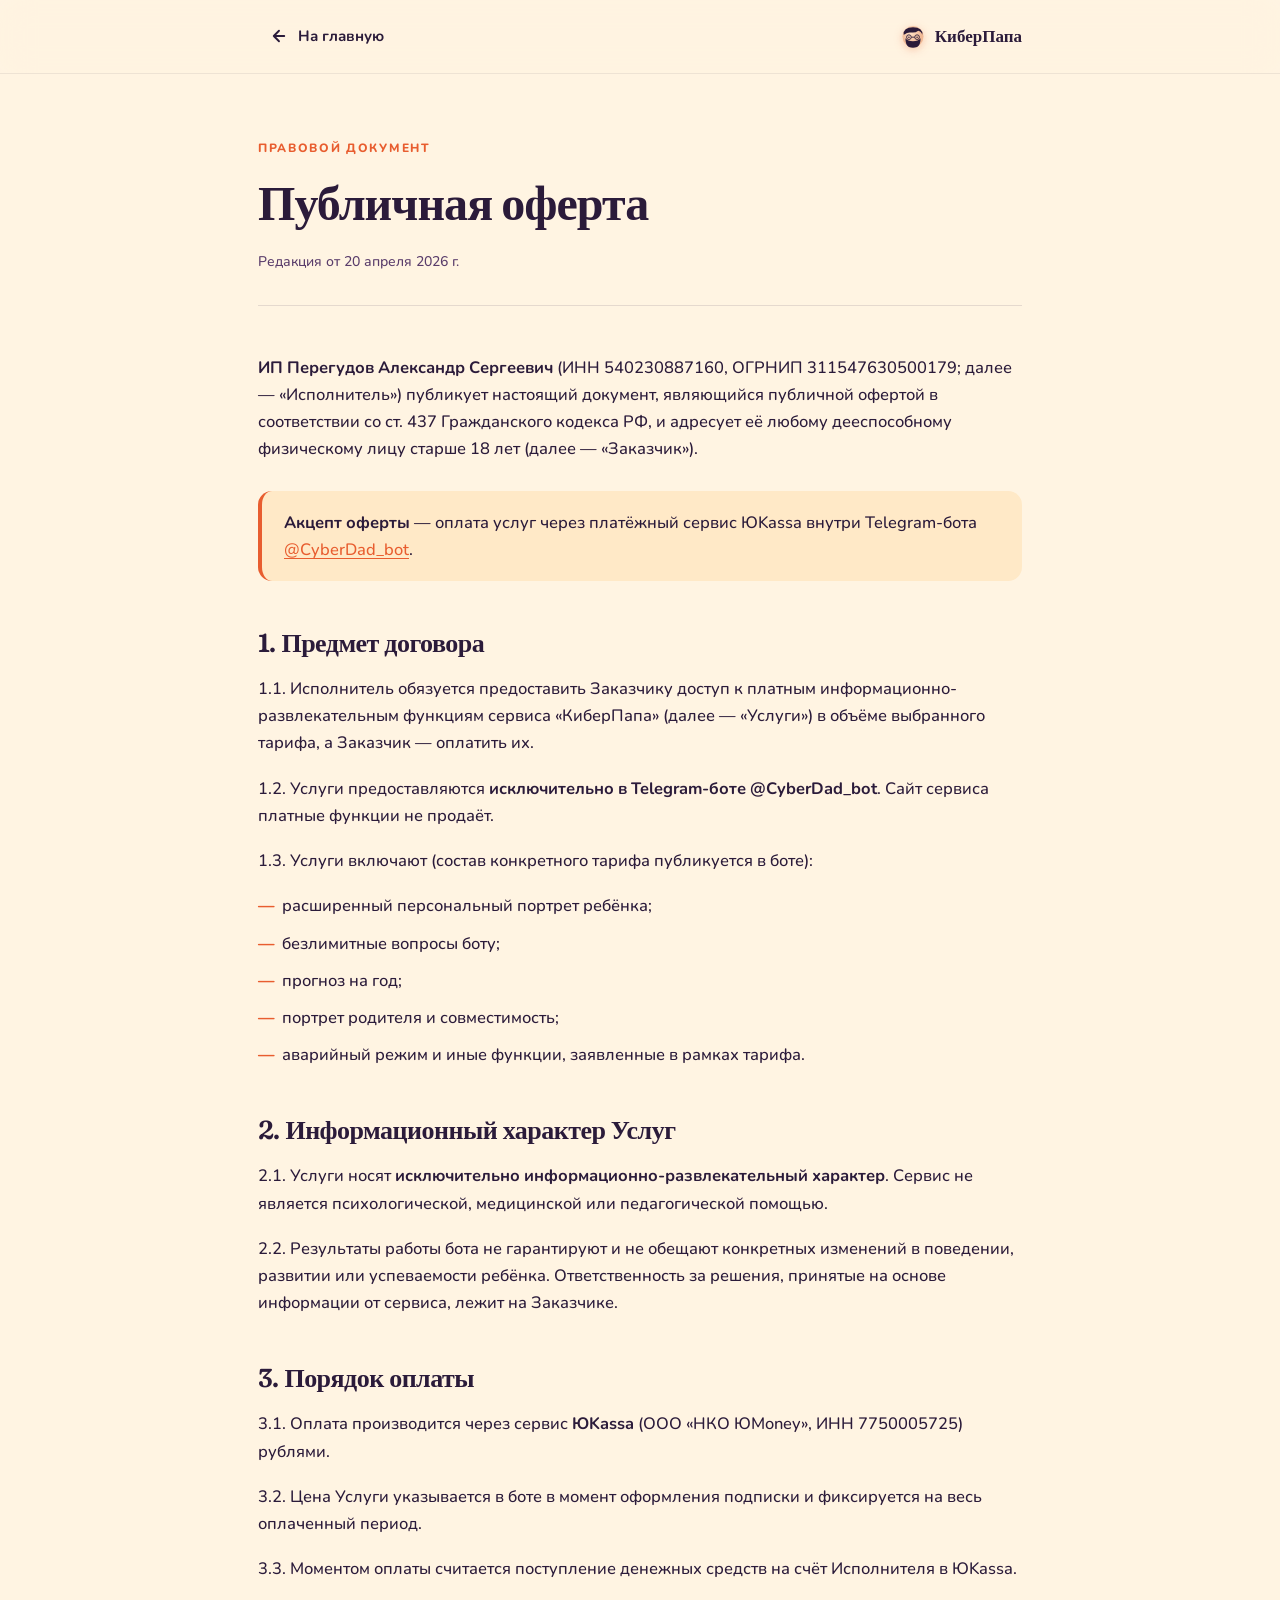
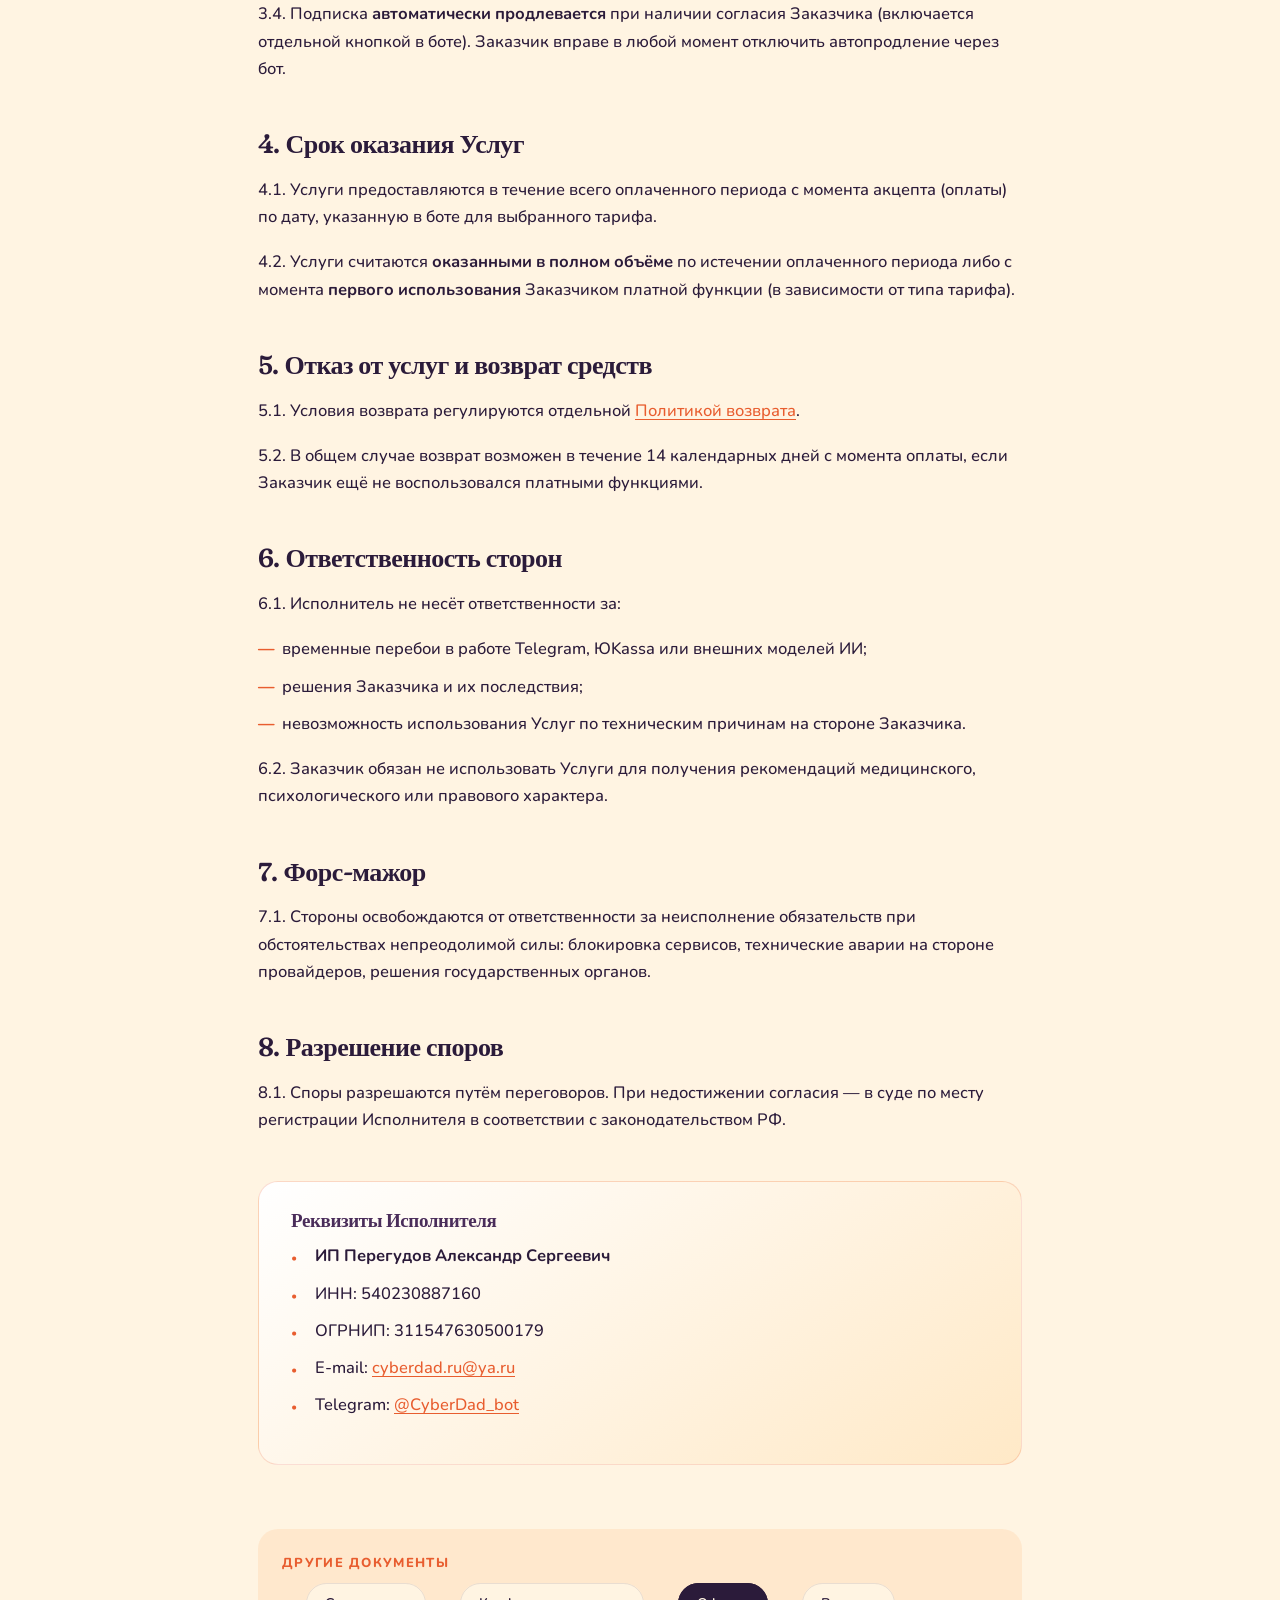
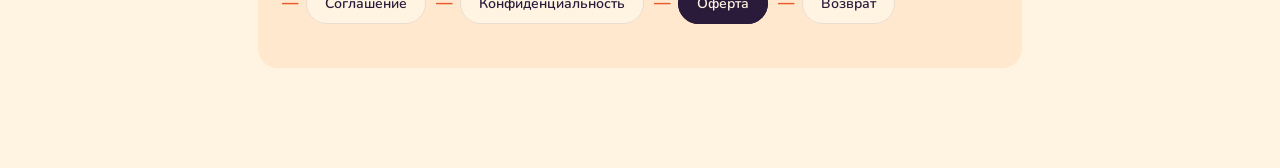
<file: offer.html>
<!DOCTYPE html>
<html lang="ru">
<head>
<meta charset="UTF-8">
<meta name="viewport" content="width=device-width, initial-scale=1.0">
<title>Публичная оферта — КиберПапа</title>
<meta name="description" content="Публичная оферта на оказание услуг сервиса КиберПапа">
<link rel="preconnect" href="https://fonts.googleapis.com">
<link rel="preconnect" href="https://fonts.gstatic.com" crossorigin>
<link href="https://fonts.googleapis.com/css2?family=Fraunces:ital,opsz,wght,SOFT,WONK@0,9..144,300..900,0..100,0..1;1,9..144,300..900,0..100,0..1&family=Nunito:ital,wght@0,300..900;1,300..900&display=swap" rel="stylesheet">
<style>
  :root { --cream: #FFF4E2; --peach: #FFB979; --tangerine: #FF8A3D; --ember: #E85D2F; --plum: #4A2D5A; --ink: #2B1B3A; --ink-soft: #5A3D6B; --sunshine: #FFD166; }
  * { margin: 0; padding: 0; box-sizing: border-box; }
  html { scroll-behavior: smooth; }
  body { font-family: 'Nunito', sans-serif; background: var(--cream); color: var(--ink); line-height: 1.65; font-weight: 500; -webkit-font-smoothing: antialiased; }
  h1, h2, h3 { font-family: 'Fraunces', serif; font-weight: 600; letter-spacing: -0.02em; font-variation-settings: 'SOFT' 100, 'WONK' 0; color: var(--ink); line-height: 1.15; }
  .topbar { background: rgba(255, 244, 226, 0.92); backdrop-filter: blur(16px) saturate(180%); -webkit-backdrop-filter: blur(16px) saturate(180%); border-bottom: 1px solid rgba(43, 27, 58, 0.08); position: sticky; top: 0; z-index: 100; }
  .topbar-inner { max-width: 820px; margin: 0 auto; padding: 16px 28px; display: flex; align-items: center; justify-content: space-between; gap: 20px; }
  .back { display: inline-flex; align-items: center; gap: 10px; color: var(--ink); text-decoration: none; font-weight: 700; font-size: 15px; padding: 8px 16px 8px 12px; border-radius: 100px; transition: all 0.2s; }
  .back:hover { background: rgba(232, 93, 47, 0.1); color: var(--ember); }
  .top-logo { display: flex; align-items: center; gap: 8px; font-family: 'Fraunces', serif; font-weight: 700; font-size: 17px; color: var(--ink); text-decoration: none; }
  .top-logo svg { width: 28px; height: 28px; filter: drop-shadow(0 2px 4px rgba(232, 93, 47, 0.3)); }
  main { max-width: 820px; margin: 0 auto; padding: 60px 28px 100px; }
  .doc-eyebrow { display: inline-block; font-weight: 800; font-size: 12px; letter-spacing: 0.14em; text-transform: uppercase; color: var(--ember); margin-bottom: 16px; }
  h1 { font-size: clamp(32px, 5vw, 48px); margin-bottom: 20px; }
  .doc-meta { color: var(--ink-soft); font-size: 14px; padding-bottom: 32px; margin-bottom: 48px; border-bottom: 1px solid rgba(43, 27, 58, 0.12); }
  .doc-content h2 { font-size: 26px; margin-top: 48px; margin-bottom: 16px; color: var(--ink); }
  .doc-content h2:first-child { margin-top: 0; }
  .doc-content h3 { font-size: 19px; margin-top: 28px; margin-bottom: 10px; color: var(--plum); }
  .doc-content p { margin-bottom: 18px; color: var(--ink); font-size: 16.5px; }
  .doc-content ul { margin-bottom: 18px; padding-left: 0; list-style: none; }
  .doc-content ul li { position: relative; padding-left: 24px; margin-bottom: 10px; color: var(--ink); font-size: 16.5px; }
  .doc-content ul li::before { content: '—'; position: absolute; left: 0; color: var(--ember); font-weight: 800; }
  .doc-content strong { color: var(--ink); font-weight: 700; }
  .doc-content a { color: var(--ember); text-decoration: underline; text-underline-offset: 3px; }
  .callout { background: #FFE9C7; border-left: 4px solid var(--ember); padding: 18px 22px; border-radius: 14px; margin: 28px 0; }
  .callout p { margin-bottom: 8px; }
  .callout p:last-child { margin-bottom: 0; }
  .requisites { background: linear-gradient(145deg, #FFF, #FFE9C7); padding: 28px 32px; border-radius: 20px; margin-top: 48px; border: 1.5px solid rgba(232, 93, 47, 0.2); }
  .requisites h3 { margin-top: 0; }
  .requisites ul li::before { content: '·'; font-size: 24px; top: -4px; }
  .legal-nav { margin-top: 64px; padding: 24px; background: rgba(255, 185, 121, 0.2); border-radius: 20px; }
  .legal-nav h4 { font-family: 'Nunito', sans-serif; font-weight: 800; font-size: 13px; letter-spacing: 0.1em; text-transform: uppercase; color: var(--ember); margin-bottom: 14px; }
  .legal-nav-list { display: flex; flex-wrap: wrap; gap: 10px; list-style: none; }
  .legal-nav-list a { background: var(--cream); color: var(--ink); padding: 10px 18px; border-radius: 100px; text-decoration: none; font-weight: 600; font-size: 14px; border: 1.5px solid rgba(43, 27, 58, 0.1); transition: all 0.2s; }
  .legal-nav-list a:hover { border-color: var(--ember); color: var(--ember); transform: translateY(-1px); }
  .legal-nav-list a.current { background: var(--ink); color: var(--cream); border-color: var(--ink); }
  @media (max-width: 640px) { .topbar-inner { padding: 14px 20px; } .top-logo { font-size: 15px; } .back { font-size: 14px; padding: 6px 12px 6px 10px; } main { padding: 40px 20px 70px; } h1 { font-size: 28px; } .doc-content h2 { font-size: 22px; margin-top: 36px; } .doc-content h3 { font-size: 17px; } .doc-content p, .doc-content ul li { font-size: 15.5px; } .requisites { padding: 22px; } }
</style>
</head>
<body>

<div class="topbar">
  <div class="topbar-inner">
    <a href="../index.html" class="back">
      <svg width="18" height="18" viewBox="0 0 24 24" fill="none"><path d="M19 12H5M12 19l-7-7 7-7" stroke="currentColor" stroke-width="2.5" stroke-linecap="round" stroke-linejoin="round"/></svg>
      На главную
    </a>
    <a href="../index.html" class="top-logo">
      <svg viewBox="0 0 48 48" xmlns="http://www.w3.org/2000/svg">
        <defs><radialGradient id="skinGrad" cx="40%" cy="35%"><stop offset="0%" stop-color="#FFE0C4"/><stop offset="100%" stop-color="#F0B894"/></radialGradient></defs>
        <circle cx="24" cy="25" r="18" fill="url(#skinGrad)"/>
        <path d="M8 22 Q7 9 24 9 Q41 9 40 22 Q38 16 33 15 Q28 19 21 18 Q14 17 10 21 Z" fill="#2B1B3A"/>
        <path d="M11 28 Q11 40 17 43 Q24 45 31 43 Q37 40 37 28 Q33 33 24 33 Q15 33 11 28 Z" fill="#2B1B3A"/>
        <circle cx="17" cy="26" r="4" fill="none" stroke="#2B1B3A" stroke-width="1.5"/>
        <circle cx="31" cy="26" r="4" fill="none" stroke="#2B1B3A" stroke-width="1.5"/>
        <line x1="21" y1="26" x2="27" y2="26" stroke="#2B1B3A" stroke-width="1.5"/>
        <circle cx="17" cy="26" r="1.3" fill="#2B1B3A"/>
        <circle cx="31" cy="26" r="1.3" fill="#2B1B3A"/>
      </svg>
      КиберПапа
    </a>
  </div>
</div>

<main>
  <span class="doc-eyebrow">Правовой документ</span>
  <h1>Публичная оферта</h1>
  <div class="doc-meta">Редакция от 20 апреля 2026 г.</div>

  <div class="doc-content">
    <p><strong>ИП Перегудов Александр Сергеевич</strong> (ИНН 540230887160, ОГРНИП 311547630500179; далее — «Исполнитель») публикует настоящий документ, являющийся публичной офертой в соответствии со ст. 437 Гражданского кодекса РФ, и адресует её любому дееспособному физическому лицу старше 18 лет (далее — «Заказчик»).</p>

    <div class="callout">
      <p><strong>Акцепт оферты</strong> — оплата услуг через платёжный сервис ЮKassa внутри Telegram-бота <a href="https://t.me/CyberDad_bot">@CyberDad_bot</a>.</p>
    </div>

    <h2>1. Предмет договора</h2>
    <p>1.1. Исполнитель обязуется предоставить Заказчику доступ к платным информационно-развлекательным функциям сервиса «КиберПапа» (далее — «Услуги») в объёме выбранного тарифа, а Заказчик — оплатить их.</p>
    <p>1.2. Услуги предоставляются <strong>исключительно в Telegram-боте @CyberDad_bot</strong>. Сайт сервиса платные функции не продаёт.</p>
    <p>1.3. Услуги включают (состав конкретного тарифа публикуется в боте):</p>
    <ul>
      <li>расширенный персональный портрет ребёнка;</li>
      <li>безлимитные вопросы боту;</li>
      <li>прогноз на год;</li>
      <li>портрет родителя и совместимость;</li>
      <li>аварийный режим и иные функции, заявленные в рамках тарифа.</li>
    </ul>

    <h2>2. Информационный характер Услуг</h2>
    <p>2.1. Услуги носят <strong>исключительно информационно-развлекательный характер</strong>. Сервис не является психологической, медицинской или педагогической помощью.</p>
    <p>2.2. Результаты работы бота не гарантируют и не обещают конкретных изменений в поведении, развитии или успеваемости ребёнка. Ответственность за решения, принятые на основе информации от сервиса, лежит на Заказчике.</p>

    <h2>3. Порядок оплаты</h2>
    <p>3.1. Оплата производится через сервис <strong>ЮKassa</strong> (ООО «НКО ЮMoney», ИНН 7750005725) рублями.</p>
    <p>3.2. Цена Услуги указывается в боте в момент оформления подписки и фиксируется на весь оплаченный период.</p>
    <p>3.3. Моментом оплаты считается поступление денежных средств на счёт Исполнителя в ЮKassa.</p>
    <p>3.4. Подписка <strong>автоматически продлевается</strong> при наличии согласия Заказчика (включается отдельной кнопкой в боте). Заказчик вправе в любой момент отключить автопродление через бот.</p>

    <h2>4. Срок оказания Услуг</h2>
    <p>4.1. Услуги предоставляются в течение всего оплаченного периода с момента акцепта (оплаты) по дату, указанную в боте для выбранного тарифа.</p>
    <p>4.2. Услуги считаются <strong>оказанными в полном объёме</strong> по истечении оплаченного периода либо с момента <strong>первого использования</strong> Заказчиком платной функции (в зависимости от типа тарифа).</p>

    <h2>5. Отказ от услуг и возврат средств</h2>
    <p>5.1. Условия возврата регулируются отдельной <a href="refund.html">Политикой возврата</a>.</p>
    <p>5.2. В общем случае возврат возможен в течение 14 календарных дней с момента оплаты, если Заказчик ещё не воспользовался платными функциями.</p>

    <h2>6. Ответственность сторон</h2>
    <p>6.1. Исполнитель не несёт ответственности за:</p>
    <ul>
      <li>временные перебои в работе Telegram, ЮKassa или внешних моделей ИИ;</li>
      <li>решения Заказчика и их последствия;</li>
      <li>невозможность использования Услуг по техническим причинам на стороне Заказчика.</li>
    </ul>
    <p>6.2. Заказчик обязан не использовать Услуги для получения рекомендаций медицинского, психологического или правового характера.</p>

    <h2>7. Форс-мажор</h2>
    <p>7.1. Стороны освобождаются от ответственности за неисполнение обязательств при обстоятельствах непреодолимой силы: блокировка сервисов, технические аварии на стороне провайдеров, решения государственных органов.</p>

    <h2>8. Разрешение споров</h2>
    <p>8.1. Споры разрешаются путём переговоров. При недостижении согласия — в суде по месту регистрации Исполнителя в соответствии с законодательством РФ.</p>

    <div class="requisites">
      <h3>Реквизиты Исполнителя</h3>
      <ul>
        <li><strong>ИП Перегудов Александр Сергеевич</strong></li>
        <li>ИНН: 540230887160</li>
        <li>ОГРНИП: 311547630500179</li>
        <li>E-mail: <a href="mailto:cyberdad.ru@ya.ru">cyberdad.ru@ya.ru</a></li>
        <li>Telegram: <a href="https://t.me/CyberDad_bot">@CyberDad_bot</a></li>
      </ul>
    </div>

    <div class="legal-nav">
      <h4>Другие документы</h4>
      <ul class="legal-nav-list">
        <li><a href="terms.html">Соглашение</a></li>
        <li><a href="privacy.html">Конфиденциальность</a></li>
        <li><a href="offer.html" class="current">Оферта</a></li>
        <li><a href="refund.html">Возврат</a></li>
      </ul>
    </div>
  </div>
</main>

</body>
</html>
</file>
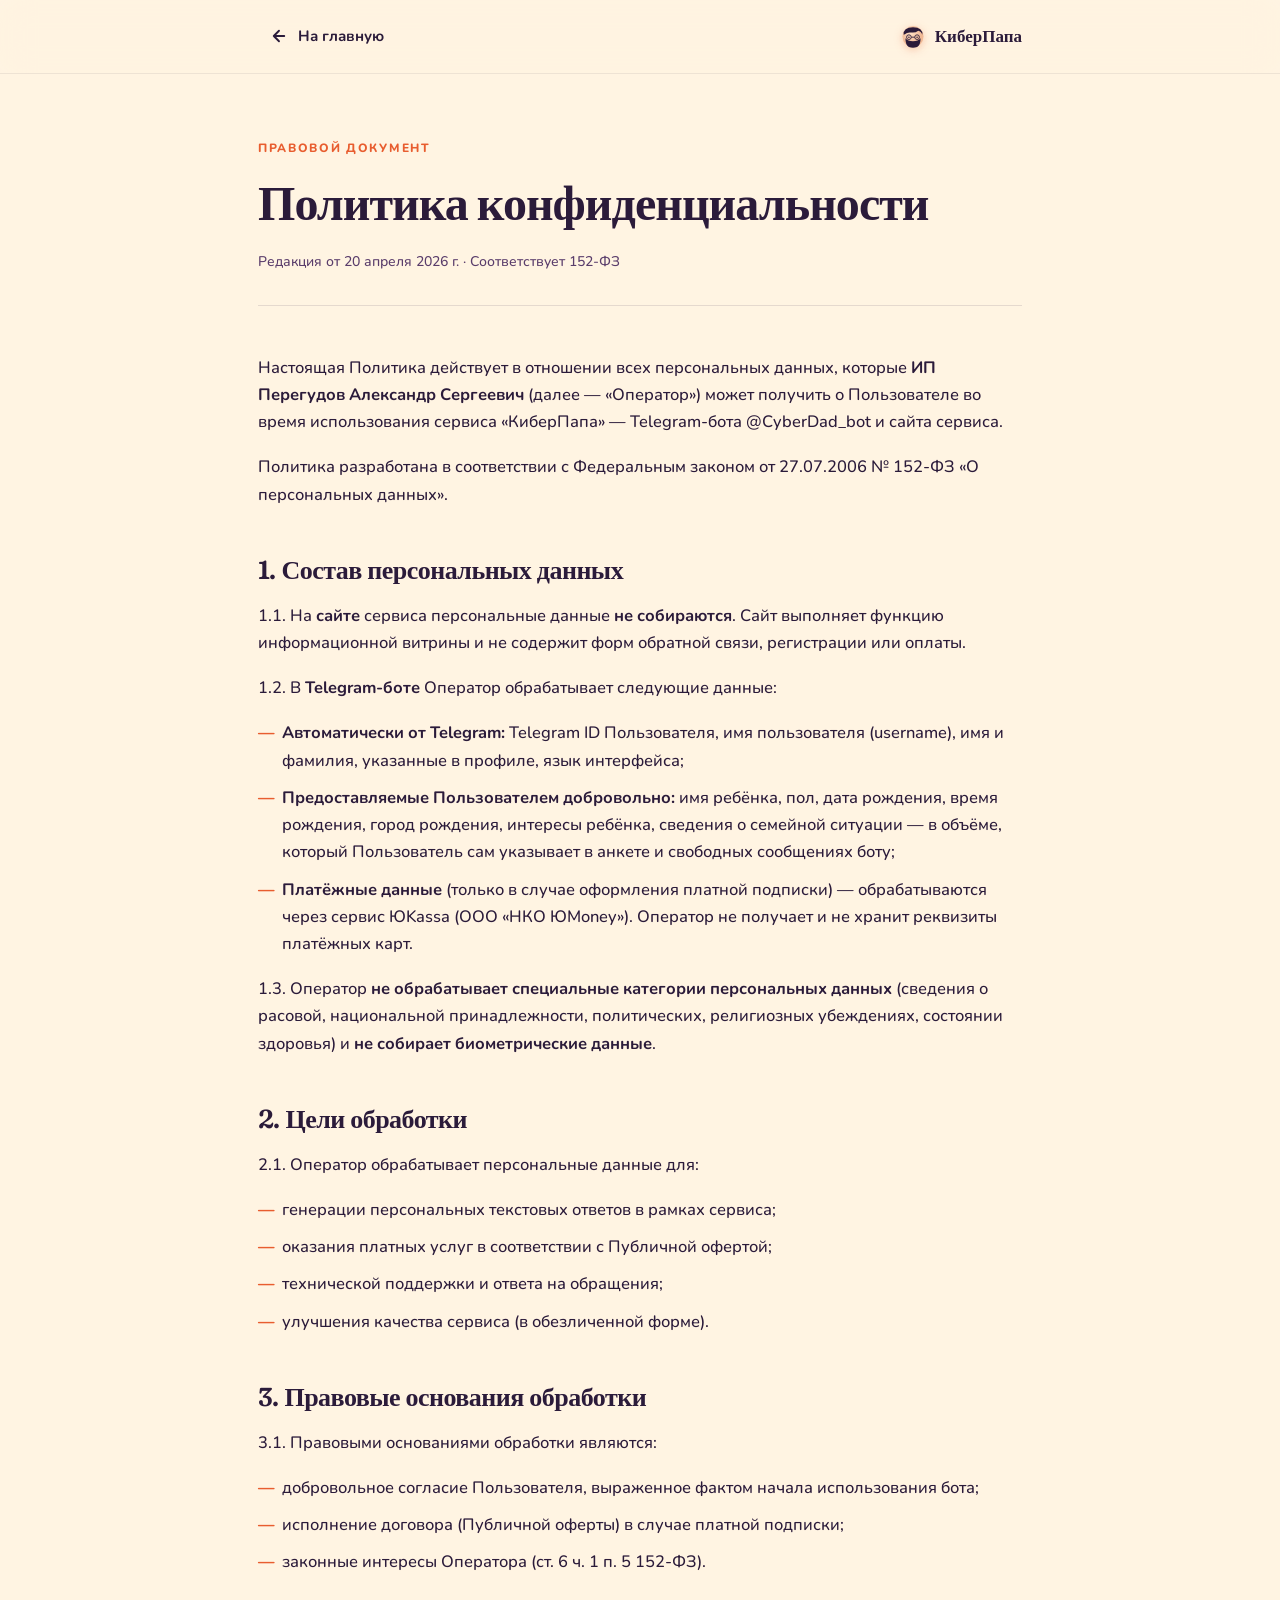
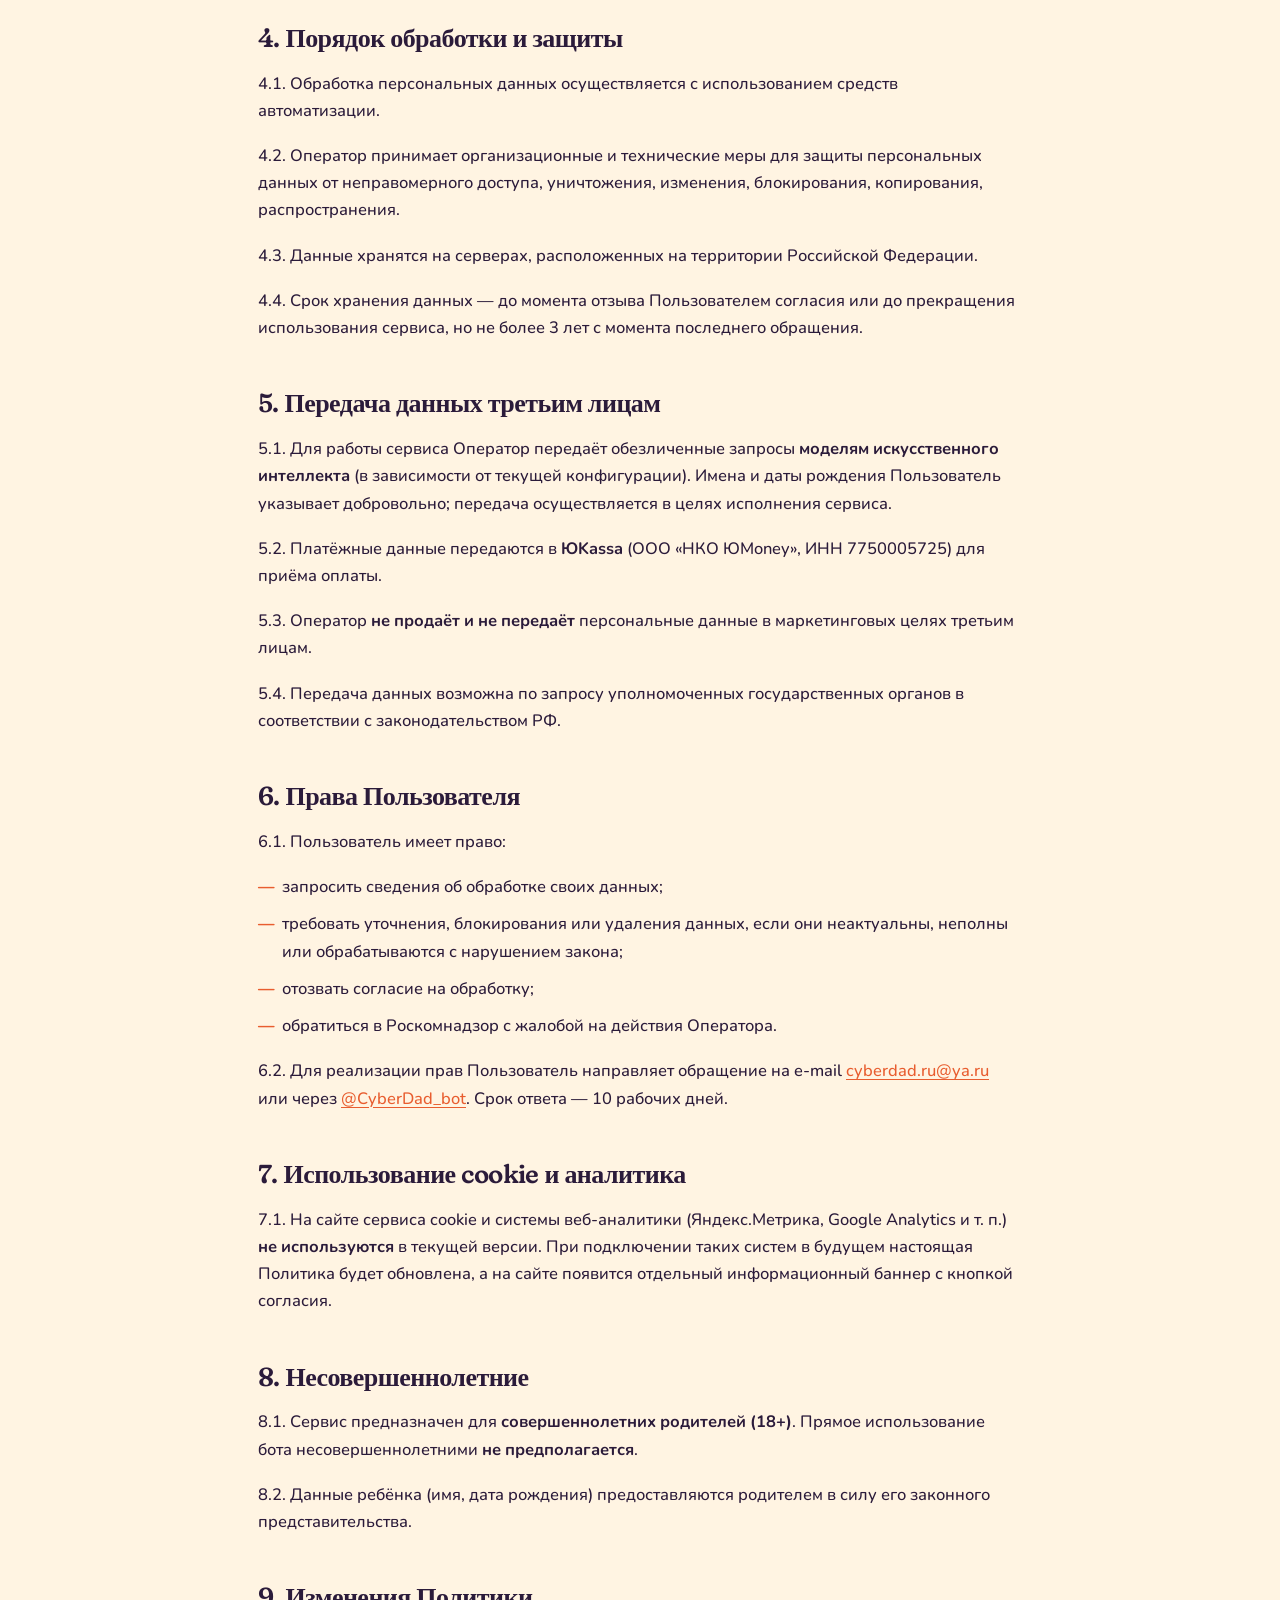
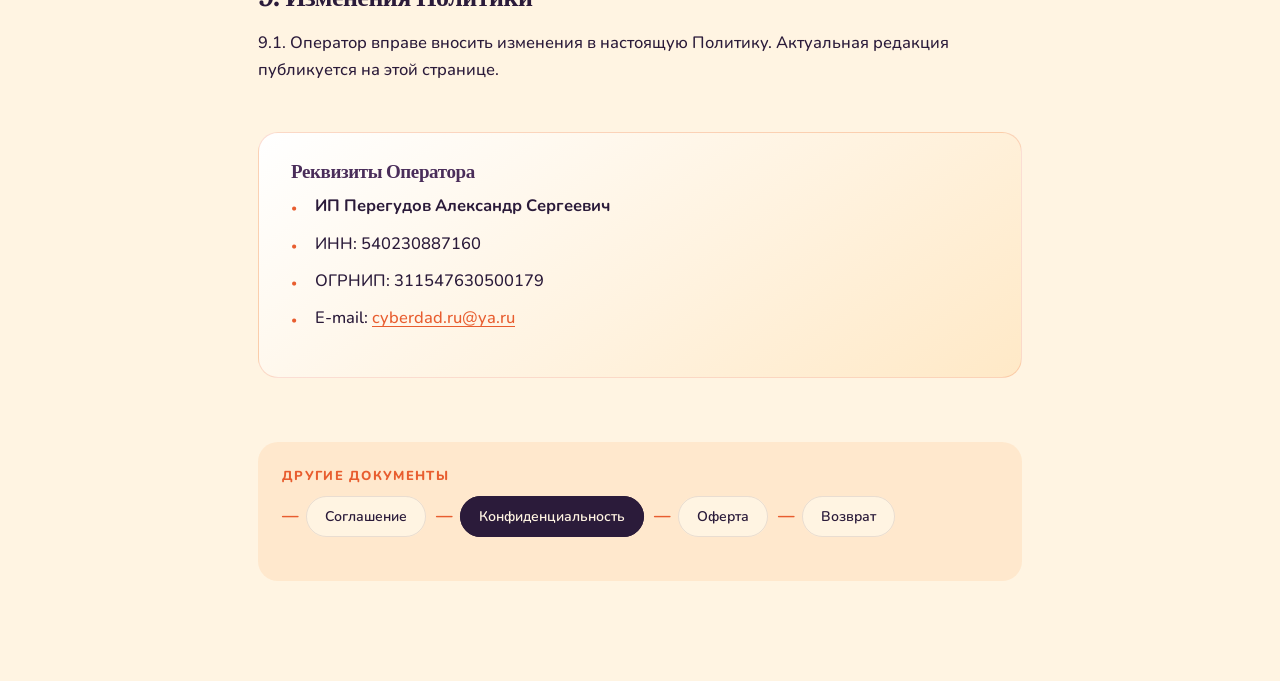
<file: privacy.html>
<!DOCTYPE html>
<html lang="ru">
<head>
<meta charset="UTF-8">
<meta name="viewport" content="width=device-width, initial-scale=1.0">
<title>Политика конфиденциальности — КиберПапа</title>
<meta name="description" content="Политика конфиденциальности и обработки персональных данных сервиса КиберПапа">
<link rel="preconnect" href="https://fonts.googleapis.com">
<link rel="preconnect" href="https://fonts.gstatic.com" crossorigin>
<link href="https://fonts.googleapis.com/css2?family=Fraunces:ital,opsz,wght,SOFT,WONK@0,9..144,300..900,0..100,0..1;1,9..144,300..900,0..100,0..1&family=Nunito:ital,wght@0,300..900;1,300..900&display=swap" rel="stylesheet">
<style>
  :root { --cream: #FFF4E2; --peach: #FFB979; --tangerine: #FF8A3D; --ember: #E85D2F; --plum: #4A2D5A; --ink: #2B1B3A; --ink-soft: #5A3D6B; --sunshine: #FFD166; }
  * { margin: 0; padding: 0; box-sizing: border-box; }
  html { scroll-behavior: smooth; }
  body { font-family: 'Nunito', sans-serif; background: var(--cream); color: var(--ink); line-height: 1.65; font-weight: 500; -webkit-font-smoothing: antialiased; }
  h1, h2, h3 { font-family: 'Fraunces', serif; font-weight: 600; letter-spacing: -0.02em; font-variation-settings: 'SOFT' 100, 'WONK' 0; color: var(--ink); line-height: 1.15; }
  .topbar { background: rgba(255, 244, 226, 0.92); backdrop-filter: blur(16px) saturate(180%); -webkit-backdrop-filter: blur(16px) saturate(180%); border-bottom: 1px solid rgba(43, 27, 58, 0.08); position: sticky; top: 0; z-index: 100; }
  .topbar-inner { max-width: 820px; margin: 0 auto; padding: 16px 28px; display: flex; align-items: center; justify-content: space-between; gap: 20px; }
  .back { display: inline-flex; align-items: center; gap: 10px; color: var(--ink); text-decoration: none; font-weight: 700; font-size: 15px; padding: 8px 16px 8px 12px; border-radius: 100px; transition: all 0.2s; }
  .back:hover { background: rgba(232, 93, 47, 0.1); color: var(--ember); }
  .top-logo { display: flex; align-items: center; gap: 8px; font-family: 'Fraunces', serif; font-weight: 700; font-size: 17px; color: var(--ink); text-decoration: none; }
  .top-logo svg { width: 28px; height: 28px; filter: drop-shadow(0 2px 4px rgba(232, 93, 47, 0.3)); }
  main { max-width: 820px; margin: 0 auto; padding: 60px 28px 100px; }
  .doc-eyebrow { display: inline-block; font-weight: 800; font-size: 12px; letter-spacing: 0.14em; text-transform: uppercase; color: var(--ember); margin-bottom: 16px; }
  h1 { font-size: clamp(32px, 5vw, 48px); margin-bottom: 20px; }
  .doc-meta { color: var(--ink-soft); font-size: 14px; padding-bottom: 32px; margin-bottom: 48px; border-bottom: 1px solid rgba(43, 27, 58, 0.12); }
  .doc-content h2 { font-size: 26px; margin-top: 48px; margin-bottom: 16px; color: var(--ink); }
  .doc-content h2:first-child { margin-top: 0; }
  .doc-content h3 { font-size: 19px; margin-top: 28px; margin-bottom: 10px; color: var(--plum); }
  .doc-content p { margin-bottom: 18px; color: var(--ink); font-size: 16.5px; }
  .doc-content ul { margin-bottom: 18px; padding-left: 0; list-style: none; }
  .doc-content ul li { position: relative; padding-left: 24px; margin-bottom: 10px; color: var(--ink); font-size: 16.5px; }
  .doc-content ul li::before { content: '—'; position: absolute; left: 0; color: var(--ember); font-weight: 800; }
  .doc-content strong { color: var(--ink); font-weight: 700; }
  .doc-content a { color: var(--ember); text-decoration: underline; text-underline-offset: 3px; }
  .callout { background: #FFE9C7; border-left: 4px solid var(--ember); padding: 18px 22px; border-radius: 14px; margin: 28px 0; }
  .callout p { margin-bottom: 8px; }
  .callout p:last-child { margin-bottom: 0; }
  .requisites { background: linear-gradient(145deg, #FFF, #FFE9C7); padding: 28px 32px; border-radius: 20px; margin-top: 48px; border: 1.5px solid rgba(232, 93, 47, 0.2); }
  .requisites h3 { margin-top: 0; }
  .requisites ul li::before { content: '·'; font-size: 24px; top: -4px; }
  .legal-nav { margin-top: 64px; padding: 24px; background: rgba(255, 185, 121, 0.2); border-radius: 20px; }
  .legal-nav h4 { font-family: 'Nunito', sans-serif; font-weight: 800; font-size: 13px; letter-spacing: 0.1em; text-transform: uppercase; color: var(--ember); margin-bottom: 14px; }
  .legal-nav-list { display: flex; flex-wrap: wrap; gap: 10px; list-style: none; }
  .legal-nav-list a { background: var(--cream); color: var(--ink); padding: 10px 18px; border-radius: 100px; text-decoration: none; font-weight: 600; font-size: 14px; border: 1.5px solid rgba(43, 27, 58, 0.1); transition: all 0.2s; }
  .legal-nav-list a:hover { border-color: var(--ember); color: var(--ember); transform: translateY(-1px); }
  .legal-nav-list a.current { background: var(--ink); color: var(--cream); border-color: var(--ink); }
  @media (max-width: 640px) { .topbar-inner { padding: 14px 20px; } .top-logo { font-size: 15px; } .back { font-size: 14px; padding: 6px 12px 6px 10px; } main { padding: 40px 20px 70px; } h1 { font-size: 28px; } .doc-content h2 { font-size: 22px; margin-top: 36px; } .doc-content h3 { font-size: 17px; } .doc-content p, .doc-content ul li { font-size: 15.5px; } .requisites { padding: 22px; } }
</style>
</head>
<body>

<div class="topbar">
  <div class="topbar-inner">
    <a href="../index.html" class="back">
      <svg width="18" height="18" viewBox="0 0 24 24" fill="none">
        <path d="M19 12H5M12 19l-7-7 7-7" stroke="currentColor" stroke-width="2.5" stroke-linecap="round" stroke-linejoin="round"/>
      </svg>
      На главную
    </a>
    <a href="../index.html" class="top-logo">
      <svg viewBox="0 0 48 48" xmlns="http://www.w3.org/2000/svg">
        <defs><radialGradient id="skinGrad" cx="40%" cy="35%"><stop offset="0%" stop-color="#FFE0C4"/><stop offset="100%" stop-color="#F0B894"/></radialGradient></defs>
        <circle cx="24" cy="25" r="18" fill="url(#skinGrad)"/>
        <path d="M8 22 Q7 9 24 9 Q41 9 40 22 Q38 16 33 15 Q28 19 21 18 Q14 17 10 21 Z" fill="#2B1B3A"/>
        <path d="M11 28 Q11 40 17 43 Q24 45 31 43 Q37 40 37 28 Q33 33 24 33 Q15 33 11 28 Z" fill="#2B1B3A"/>
        <circle cx="17" cy="26" r="4" fill="none" stroke="#2B1B3A" stroke-width="1.5"/>
        <circle cx="31" cy="26" r="4" fill="none" stroke="#2B1B3A" stroke-width="1.5"/>
        <line x1="21" y1="26" x2="27" y2="26" stroke="#2B1B3A" stroke-width="1.5"/>
        <circle cx="17" cy="26" r="1.3" fill="#2B1B3A"/>
        <circle cx="31" cy="26" r="1.3" fill="#2B1B3A"/>
      </svg>
      КиберПапа
    </a>
  </div>
</div>

<main>
  <span class="doc-eyebrow">Правовой документ</span>
  <h1>Политика конфиденциальности</h1>
  <div class="doc-meta">Редакция от 20 апреля 2026 г. · Соответствует 152-ФЗ</div>

  <div class="doc-content">
    <p>Настоящая Политика действует в отношении всех персональных данных, которые <strong>ИП Перегудов Александр Сергеевич</strong> (далее — «Оператор») может получить о Пользователе во время использования сервиса «КиберПапа» — Telegram-бота @CyberDad_bot и сайта сервиса.</p>
    <p>Политика разработана в соответствии с Федеральным законом от 27.07.2006 № 152-ФЗ «О персональных данных».</p>

    <h2>1. Состав персональных данных</h2>
    <p>1.1. На <strong>сайте</strong> сервиса персональные данные <strong>не собираются</strong>. Сайт выполняет функцию информационной витрины и не содержит форм обратной связи, регистрации или оплаты.</p>
    <p>1.2. В <strong>Telegram-боте</strong> Оператор обрабатывает следующие данные:</p>
    <ul>
      <li><strong>Автоматически от Telegram:</strong> Telegram ID Пользователя, имя пользователя (username), имя и фамилия, указанные в профиле, язык интерфейса;</li>
      <li><strong>Предоставляемые Пользователем добровольно:</strong> имя ребёнка, пол, дата рождения, время рождения, город рождения, интересы ребёнка, сведения о семейной ситуации — в объёме, который Пользователь сам указывает в анкете и свободных сообщениях боту;</li>
      <li><strong>Платёжные данные</strong> (только в случае оформления платной подписки) — обрабатываются через сервис ЮKassa (ООО «НКО ЮMoney»). Оператор не получает и не хранит реквизиты платёжных карт.</li>
    </ul>
    <p>1.3. Оператор <strong>не обрабатывает специальные категории персональных данных</strong> (сведения о расовой, национальной принадлежности, политических, религиозных убеждениях, состоянии здоровья) и <strong>не собирает биометрические данные</strong>.</p>

    <h2>2. Цели обработки</h2>
    <p>2.1. Оператор обрабатывает персональные данные для:</p>
    <ul>
      <li>генерации персональных текстовых ответов в рамках сервиса;</li>
      <li>оказания платных услуг в соответствии с Публичной офертой;</li>
      <li>технической поддержки и ответа на обращения;</li>
      <li>улучшения качества сервиса (в обезличенной форме).</li>
    </ul>

    <h2>3. Правовые основания обработки</h2>
    <p>3.1. Правовыми основаниями обработки являются:</p>
    <ul>
      <li>добровольное согласие Пользователя, выраженное фактом начала использования бота;</li>
      <li>исполнение договора (Публичной оферты) в случае платной подписки;</li>
      <li>законные интересы Оператора (ст. 6 ч. 1 п. 5 152-ФЗ).</li>
    </ul>

    <h2>4. Порядок обработки и защиты</h2>
    <p>4.1. Обработка персональных данных осуществляется с использованием средств автоматизации.</p>
    <p>4.2. Оператор принимает организационные и технические меры для защиты персональных данных от неправомерного доступа, уничтожения, изменения, блокирования, копирования, распространения.</p>
    <p>4.3. Данные хранятся на серверах, расположенных на территории Российской Федерации.</p>
    <p>4.4. Срок хранения данных — до момента отзыва Пользователем согласия или до прекращения использования сервиса, но не более 3 лет с момента последнего обращения.</p>

    <h2>5. Передача данных третьим лицам</h2>
    <p>5.1. Для работы сервиса Оператор передаёт обезличенные запросы <strong>моделям искусственного интеллекта</strong> (в зависимости от текущей конфигурации). Имена и даты рождения Пользователь указывает добровольно; передача осуществляется в целях исполнения сервиса.</p>
    <p>5.2. Платёжные данные передаются в <strong>ЮKassa</strong> (ООО «НКО ЮMoney», ИНН 7750005725) для приёма оплаты.</p>
    <p>5.3. Оператор <strong>не продаёт и не передаёт</strong> персональные данные в маркетинговых целях третьим лицам.</p>
    <p>5.4. Передача данных возможна по запросу уполномоченных государственных органов в соответствии с законодательством РФ.</p>

    <h2>6. Права Пользователя</h2>
    <p>6.1. Пользователь имеет право:</p>
    <ul>
      <li>запросить сведения об обработке своих данных;</li>
      <li>требовать уточнения, блокирования или удаления данных, если они неактуальны, неполны или обрабатываются с нарушением закона;</li>
      <li>отозвать согласие на обработку;</li>
      <li>обратиться в Роскомнадзор с жалобой на действия Оператора.</li>
    </ul>
    <p>6.2. Для реализации прав Пользователь направляет обращение на e-mail <a href="mailto:cyberdad.ru@ya.ru">cyberdad.ru@ya.ru</a> или через <a href="https://t.me/CyberDad_bot">@CyberDad_bot</a>. Срок ответа — 10 рабочих дней.</p>

    <h2>7. Использование cookie и аналитика</h2>
    <p>7.1. На сайте сервиса cookie и системы веб-аналитики (Яндекс.Метрика, Google Analytics и т. п.) <strong>не используются</strong> в текущей версии. При подключении таких систем в будущем настоящая Политика будет обновлена, а на сайте появится отдельный информационный баннер с кнопкой согласия.</p>

    <h2>8. Несовершеннолетние</h2>
    <p>8.1. Сервис предназначен для <strong>совершеннолетних родителей (18+)</strong>. Прямое использование бота несовершеннолетними <strong>не предполагается</strong>.</p>
    <p>8.2. Данные ребёнка (имя, дата рождения) предоставляются родителем в силу его законного представительства.</p>

    <h2>9. Изменения Политики</h2>
    <p>9.1. Оператор вправе вносить изменения в настоящую Политику. Актуальная редакция публикуется на этой странице.</p>

    <div class="requisites">
      <h3>Реквизиты Оператора</h3>
      <ul>
        <li><strong>ИП Перегудов Александр Сергеевич</strong></li>
        <li>ИНН: 540230887160</li>
        <li>ОГРНИП: 311547630500179</li>
        <li>E-mail: <a href="mailto:cyberdad.ru@ya.ru">cyberdad.ru@ya.ru</a></li>
      </ul>
    </div>

    <div class="legal-nav">
      <h4>Другие документы</h4>
      <ul class="legal-nav-list">
        <li><a href="terms.html">Соглашение</a></li>
        <li><a href="privacy.html" class="current">Конфиденциальность</a></li>
        <li><a href="offer.html">Оферта</a></li>
        <li><a href="refund.html">Возврат</a></li>
      </ul>
    </div>
  </div>
</main>

</body>
</html>
</file>
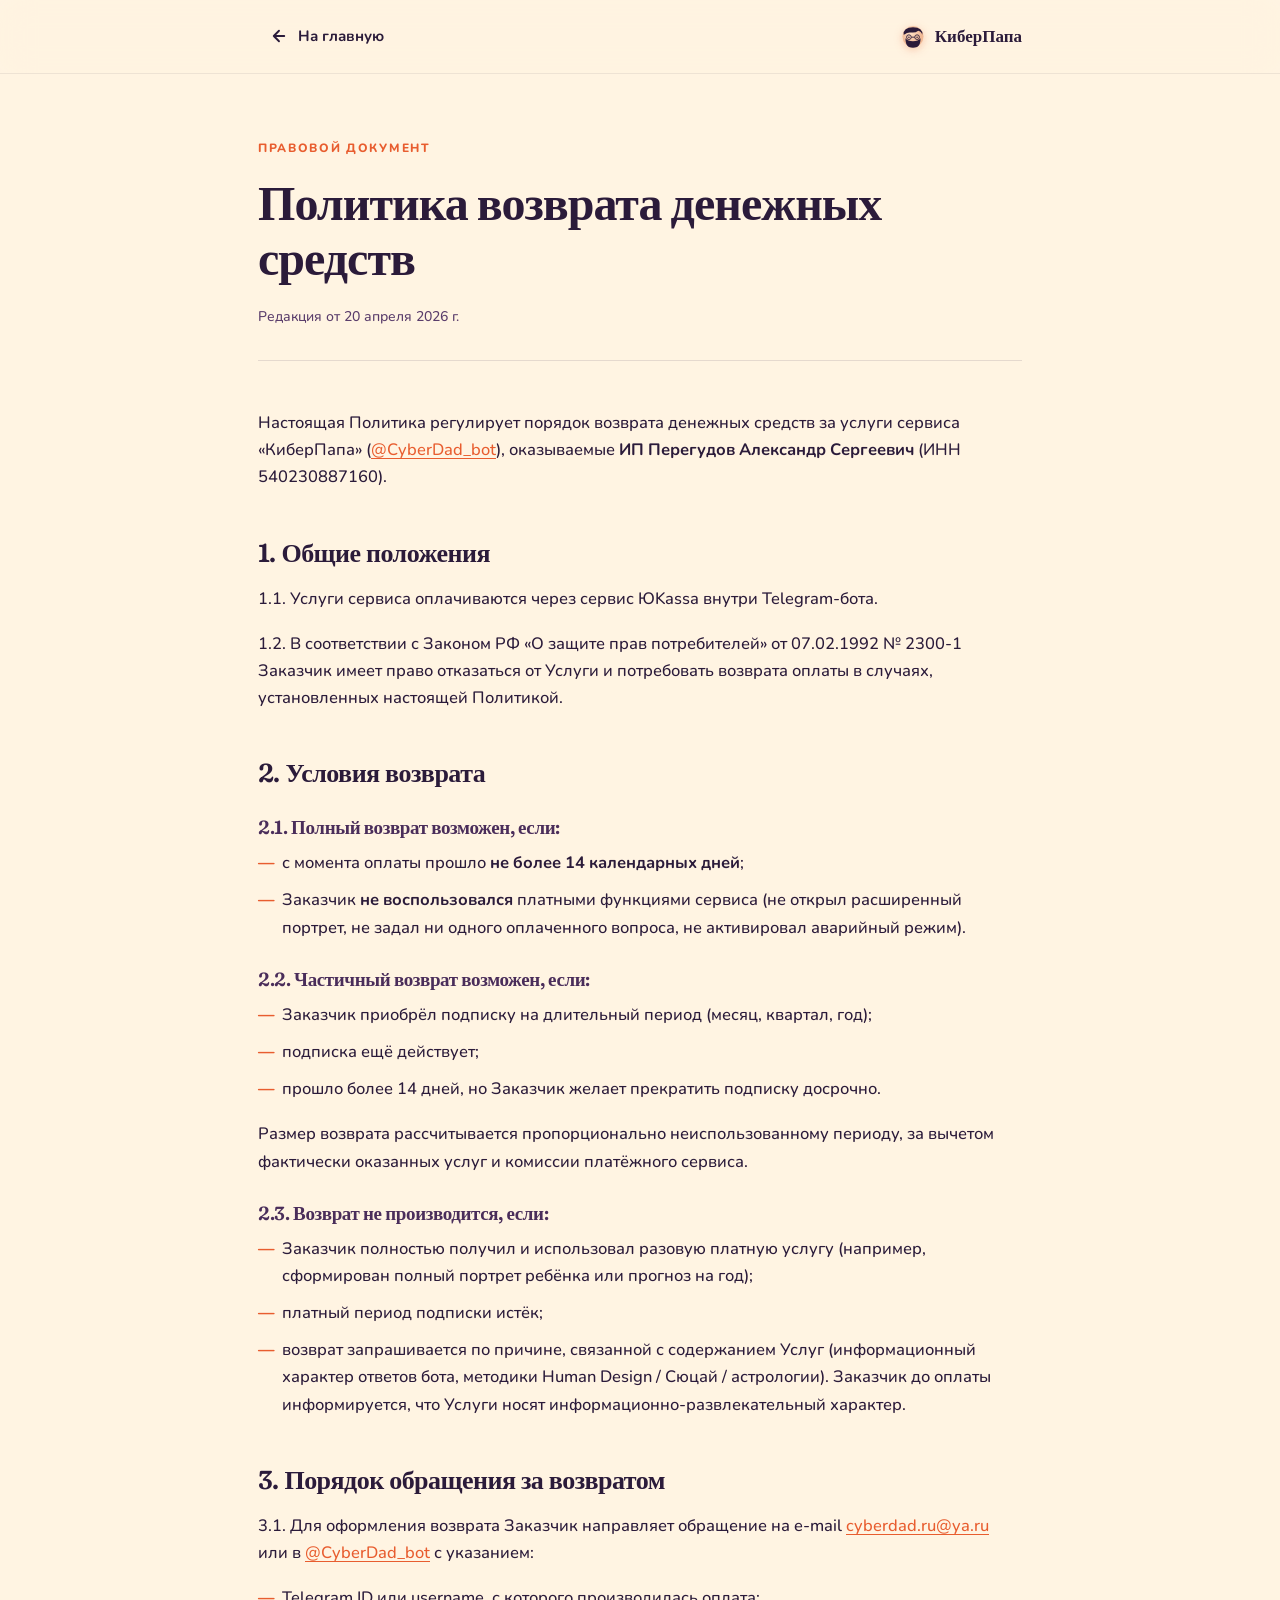
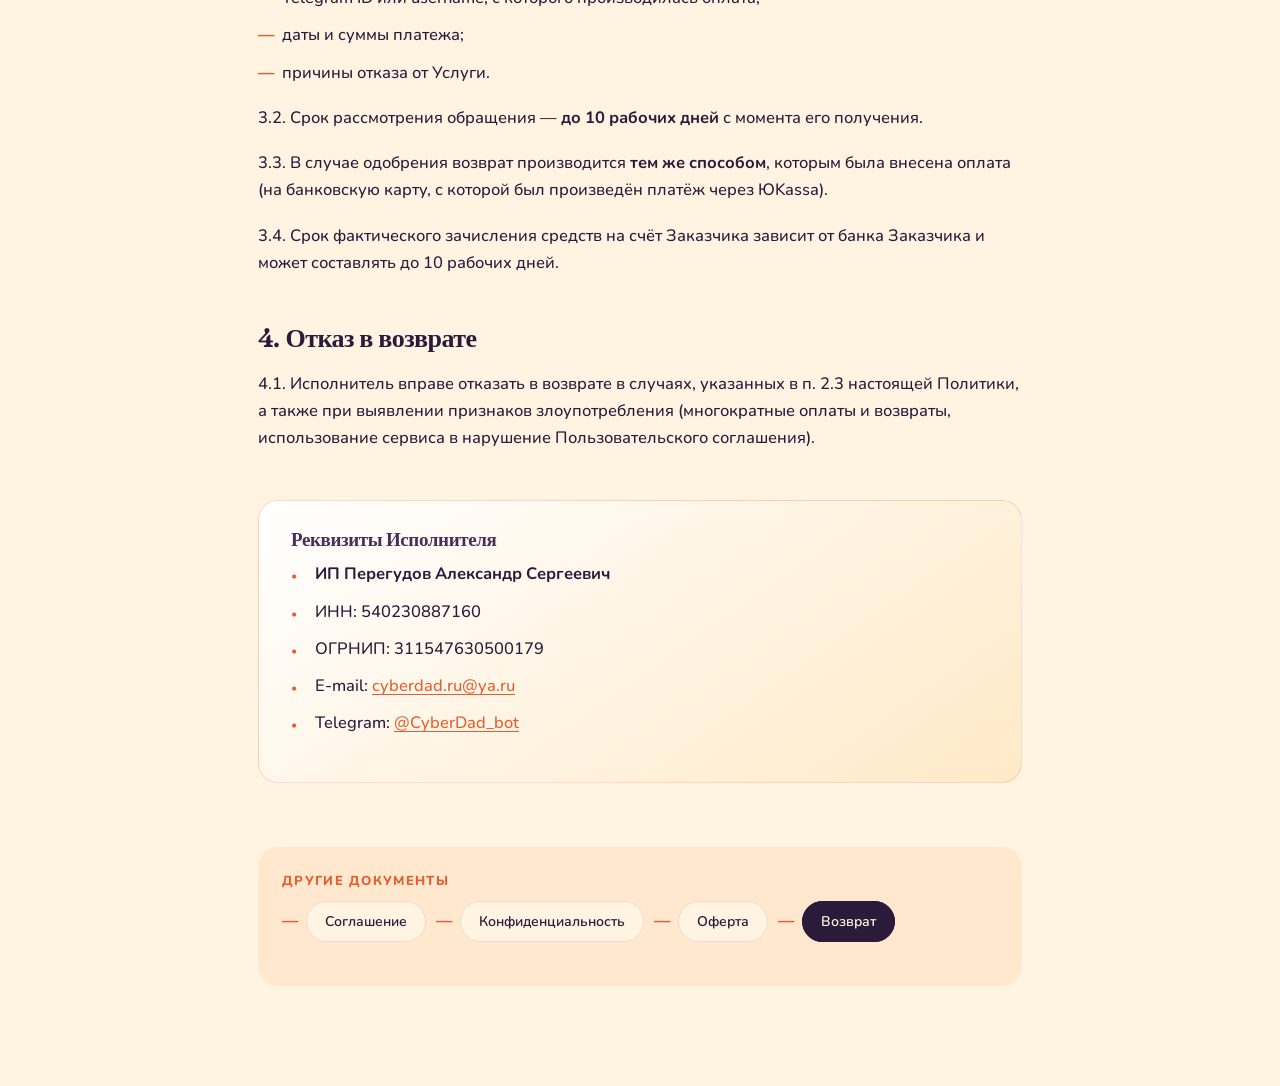
<file: refund.html>
<!DOCTYPE html>
<html lang="ru">
<head>
<meta charset="UTF-8">
<meta name="viewport" content="width=device-width, initial-scale=1.0">
<title>Политика возврата — КиберПапа</title>
<meta name="description" content="Политика возврата денежных средств сервиса КиберПапа">
<link rel="preconnect" href="https://fonts.googleapis.com">
<link rel="preconnect" href="https://fonts.gstatic.com" crossorigin>
<link href="https://fonts.googleapis.com/css2?family=Fraunces:ital,opsz,wght,SOFT,WONK@0,9..144,300..900,0..100,0..1;1,9..144,300..900,0..100,0..1&family=Nunito:ital,wght@0,300..900;1,300..900&display=swap" rel="stylesheet">
<style>
  :root { --cream: #FFF4E2; --peach: #FFB979; --tangerine: #FF8A3D; --ember: #E85D2F; --plum: #4A2D5A; --ink: #2B1B3A; --ink-soft: #5A3D6B; --sunshine: #FFD166; }
  * { margin: 0; padding: 0; box-sizing: border-box; }
  html { scroll-behavior: smooth; }
  body { font-family: 'Nunito', sans-serif; background: var(--cream); color: var(--ink); line-height: 1.65; font-weight: 500; -webkit-font-smoothing: antialiased; }
  h1, h2, h3 { font-family: 'Fraunces', serif; font-weight: 600; letter-spacing: -0.02em; font-variation-settings: 'SOFT' 100, 'WONK' 0; color: var(--ink); line-height: 1.15; }
  .topbar { background: rgba(255, 244, 226, 0.92); backdrop-filter: blur(16px) saturate(180%); -webkit-backdrop-filter: blur(16px) saturate(180%); border-bottom: 1px solid rgba(43, 27, 58, 0.08); position: sticky; top: 0; z-index: 100; }
  .topbar-inner { max-width: 820px; margin: 0 auto; padding: 16px 28px; display: flex; align-items: center; justify-content: space-between; gap: 20px; }
  .back { display: inline-flex; align-items: center; gap: 10px; color: var(--ink); text-decoration: none; font-weight: 700; font-size: 15px; padding: 8px 16px 8px 12px; border-radius: 100px; transition: all 0.2s; }
  .back:hover { background: rgba(232, 93, 47, 0.1); color: var(--ember); }
  .top-logo { display: flex; align-items: center; gap: 8px; font-family: 'Fraunces', serif; font-weight: 700; font-size: 17px; color: var(--ink); text-decoration: none; }
  .top-logo svg { width: 28px; height: 28px; filter: drop-shadow(0 2px 4px rgba(232, 93, 47, 0.3)); }
  main { max-width: 820px; margin: 0 auto; padding: 60px 28px 100px; }
  .doc-eyebrow { display: inline-block; font-weight: 800; font-size: 12px; letter-spacing: 0.14em; text-transform: uppercase; color: var(--ember); margin-bottom: 16px; }
  h1 { font-size: clamp(32px, 5vw, 48px); margin-bottom: 20px; }
  .doc-meta { color: var(--ink-soft); font-size: 14px; padding-bottom: 32px; margin-bottom: 48px; border-bottom: 1px solid rgba(43, 27, 58, 0.12); }
  .doc-content h2 { font-size: 26px; margin-top: 48px; margin-bottom: 16px; color: var(--ink); }
  .doc-content h2:first-child { margin-top: 0; }
  .doc-content h3 { font-size: 19px; margin-top: 28px; margin-bottom: 10px; color: var(--plum); }
  .doc-content p { margin-bottom: 18px; color: var(--ink); font-size: 16.5px; }
  .doc-content ul { margin-bottom: 18px; padding-left: 0; list-style: none; }
  .doc-content ul li { position: relative; padding-left: 24px; margin-bottom: 10px; color: var(--ink); font-size: 16.5px; }
  .doc-content ul li::before { content: '—'; position: absolute; left: 0; color: var(--ember); font-weight: 800; }
  .doc-content strong { color: var(--ink); font-weight: 700; }
  .doc-content a { color: var(--ember); text-decoration: underline; text-underline-offset: 3px; }
  .callout { background: #FFE9C7; border-left: 4px solid var(--ember); padding: 18px 22px; border-radius: 14px; margin: 28px 0; }
  .callout p { margin-bottom: 8px; }
  .callout p:last-child { margin-bottom: 0; }
  .requisites { background: linear-gradient(145deg, #FFF, #FFE9C7); padding: 28px 32px; border-radius: 20px; margin-top: 48px; border: 1.5px solid rgba(232, 93, 47, 0.2); }
  .requisites h3 { margin-top: 0; }
  .requisites ul li::before { content: '·'; font-size: 24px; top: -4px; }
  .legal-nav { margin-top: 64px; padding: 24px; background: rgba(255, 185, 121, 0.2); border-radius: 20px; }
  .legal-nav h4 { font-family: 'Nunito', sans-serif; font-weight: 800; font-size: 13px; letter-spacing: 0.1em; text-transform: uppercase; color: var(--ember); margin-bottom: 14px; }
  .legal-nav-list { display: flex; flex-wrap: wrap; gap: 10px; list-style: none; }
  .legal-nav-list a { background: var(--cream); color: var(--ink); padding: 10px 18px; border-radius: 100px; text-decoration: none; font-weight: 600; font-size: 14px; border: 1.5px solid rgba(43, 27, 58, 0.1); transition: all 0.2s; }
  .legal-nav-list a:hover { border-color: var(--ember); color: var(--ember); transform: translateY(-1px); }
  .legal-nav-list a.current { background: var(--ink); color: var(--cream); border-color: var(--ink); }
  @media (max-width: 640px) { .topbar-inner { padding: 14px 20px; } .top-logo { font-size: 15px; } .back { font-size: 14px; padding: 6px 12px 6px 10px; } main { padding: 40px 20px 70px; } h1 { font-size: 28px; } .doc-content h2 { font-size: 22px; margin-top: 36px; } .doc-content h3 { font-size: 17px; } .doc-content p, .doc-content ul li { font-size: 15.5px; } .requisites { padding: 22px; } }
</style>
</head>
<body>

<div class="topbar">
  <div class="topbar-inner">
    <a href="../index.html" class="back">
      <svg width="18" height="18" viewBox="0 0 24 24" fill="none"><path d="M19 12H5M12 19l-7-7 7-7" stroke="currentColor" stroke-width="2.5" stroke-linecap="round" stroke-linejoin="round"/></svg>
      На главную
    </a>
    <a href="../index.html" class="top-logo">
      <svg viewBox="0 0 48 48" xmlns="http://www.w3.org/2000/svg">
        <defs><radialGradient id="skinGrad" cx="40%" cy="35%"><stop offset="0%" stop-color="#FFE0C4"/><stop offset="100%" stop-color="#F0B894"/></radialGradient></defs>
        <circle cx="24" cy="25" r="18" fill="url(#skinGrad)"/>
        <path d="M8 22 Q7 9 24 9 Q41 9 40 22 Q38 16 33 15 Q28 19 21 18 Q14 17 10 21 Z" fill="#2B1B3A"/>
        <path d="M11 28 Q11 40 17 43 Q24 45 31 43 Q37 40 37 28 Q33 33 24 33 Q15 33 11 28 Z" fill="#2B1B3A"/>
        <circle cx="17" cy="26" r="4" fill="none" stroke="#2B1B3A" stroke-width="1.5"/>
        <circle cx="31" cy="26" r="4" fill="none" stroke="#2B1B3A" stroke-width="1.5"/>
        <line x1="21" y1="26" x2="27" y2="26" stroke="#2B1B3A" stroke-width="1.5"/>
        <circle cx="17" cy="26" r="1.3" fill="#2B1B3A"/>
        <circle cx="31" cy="26" r="1.3" fill="#2B1B3A"/>
      </svg>
      КиберПапа
    </a>
  </div>
</div>

<main>
  <span class="doc-eyebrow">Правовой документ</span>
  <h1>Политика возврата денежных средств</h1>
  <div class="doc-meta">Редакция от 20 апреля 2026 г.</div>

  <div class="doc-content">
    <p>Настоящая Политика регулирует порядок возврата денежных средств за услуги сервиса «КиберПапа» (<a href="https://t.me/CyberDad_bot">@CyberDad_bot</a>), оказываемые <strong>ИП Перегудов Александр Сергеевич</strong> (ИНН 540230887160).</p>

    <h2>1. Общие положения</h2>
    <p>1.1. Услуги сервиса оплачиваются через сервис ЮKassa внутри Telegram-бота.</p>
    <p>1.2. В соответствии с Законом РФ «О защите прав потребителей» от 07.02.1992 № 2300-1 Заказчик имеет право отказаться от Услуги и потребовать возврата оплаты в случаях, установленных настоящей Политикой.</p>

    <h2>2. Условия возврата</h2>

    <h3>2.1. Полный возврат возможен, если:</h3>
    <ul>
      <li>с момента оплаты прошло <strong>не более 14 календарных дней</strong>;</li>
      <li>Заказчик <strong>не воспользовался</strong> платными функциями сервиса (не открыл расширенный портрет, не задал ни одного оплаченного вопроса, не активировал аварийный режим).</li>
    </ul>

    <h3>2.2. Частичный возврат возможен, если:</h3>
    <ul>
      <li>Заказчик приобрёл подписку на длительный период (месяц, квартал, год);</li>
      <li>подписка ещё действует;</li>
      <li>прошло более 14 дней, но Заказчик желает прекратить подписку досрочно.</li>
    </ul>
    <p>Размер возврата рассчитывается пропорционально неиспользованному периоду, за вычетом фактически оказанных услуг и комиссии платёжного сервиса.</p>

    <h3>2.3. Возврат не производится, если:</h3>
    <ul>
      <li>Заказчик полностью получил и использовал разовую платную услугу (например, сформирован полный портрет ребёнка или прогноз на год);</li>
      <li>платный период подписки истёк;</li>
      <li>возврат запрашивается по причине, связанной с содержанием Услуг (информационный характер ответов бота, методики Human Design / Сюцай / астрологии). Заказчик до оплаты информируется, что Услуги носят информационно-развлекательный характер.</li>
    </ul>

    <h2>3. Порядок обращения за возвратом</h2>
    <p>3.1. Для оформления возврата Заказчик направляет обращение на e-mail <a href="mailto:cyberdad.ru@ya.ru">cyberdad.ru@ya.ru</a> или в <a href="https://t.me/CyberDad_bot">@CyberDad_bot</a> с указанием:</p>
    <ul>
      <li>Telegram ID или username, с которого производилась оплата;</li>
      <li>даты и суммы платежа;</li>
      <li>причины отказа от Услуги.</li>
    </ul>
    <p>3.2. Срок рассмотрения обращения — <strong>до 10 рабочих дней</strong> с момента его получения.</p>
    <p>3.3. В случае одобрения возврат производится <strong>тем же способом</strong>, которым была внесена оплата (на банковскую карту, с которой был произведён платёж через ЮKassa).</p>
    <p>3.4. Срок фактического зачисления средств на счёт Заказчика зависит от банка Заказчика и может составлять до 10 рабочих дней.</p>

    <h2>4. Отказ в возврате</h2>
    <p>4.1. Исполнитель вправе отказать в возврате в случаях, указанных в п. 2.3 настоящей Политики, а также при выявлении признаков злоупотребления (многократные оплаты и возвраты, использование сервиса в нарушение Пользовательского соглашения).</p>

    <div class="requisites">
      <h3>Реквизиты Исполнителя</h3>
      <ul>
        <li><strong>ИП Перегудов Александр Сергеевич</strong></li>
        <li>ИНН: 540230887160</li>
        <li>ОГРНИП: 311547630500179</li>
        <li>E-mail: <a href="mailto:cyberdad.ru@ya.ru">cyberdad.ru@ya.ru</a></li>
        <li>Telegram: <a href="https://t.me/CyberDad_bot">@CyberDad_bot</a></li>
      </ul>
    </div>

    <div class="legal-nav">
      <h4>Другие документы</h4>
      <ul class="legal-nav-list">
        <li><a href="terms.html">Соглашение</a></li>
        <li><a href="privacy.html">Конфиденциальность</a></li>
        <li><a href="offer.html">Оферта</a></li>
        <li><a href="refund.html" class="current">Возврат</a></li>
      </ul>
    </div>
  </div>
</main>

</body>
</html>
</file>
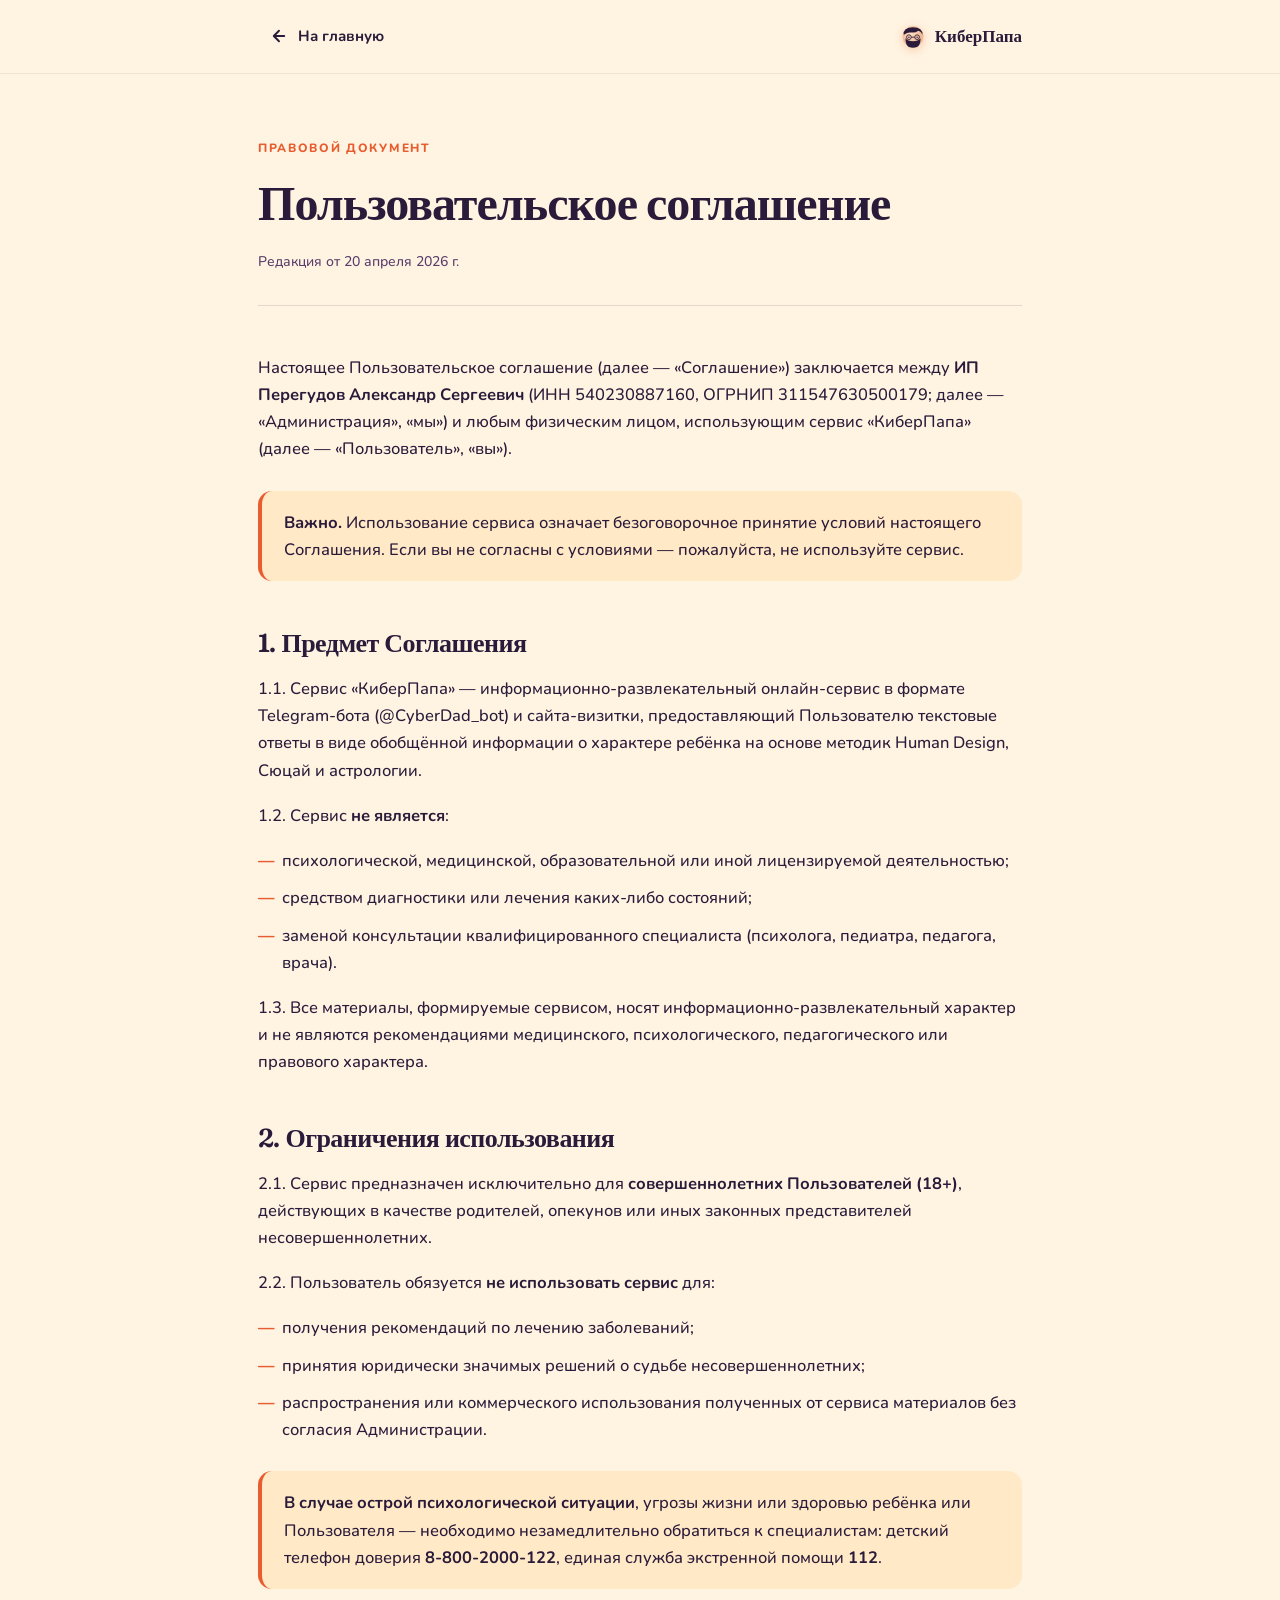
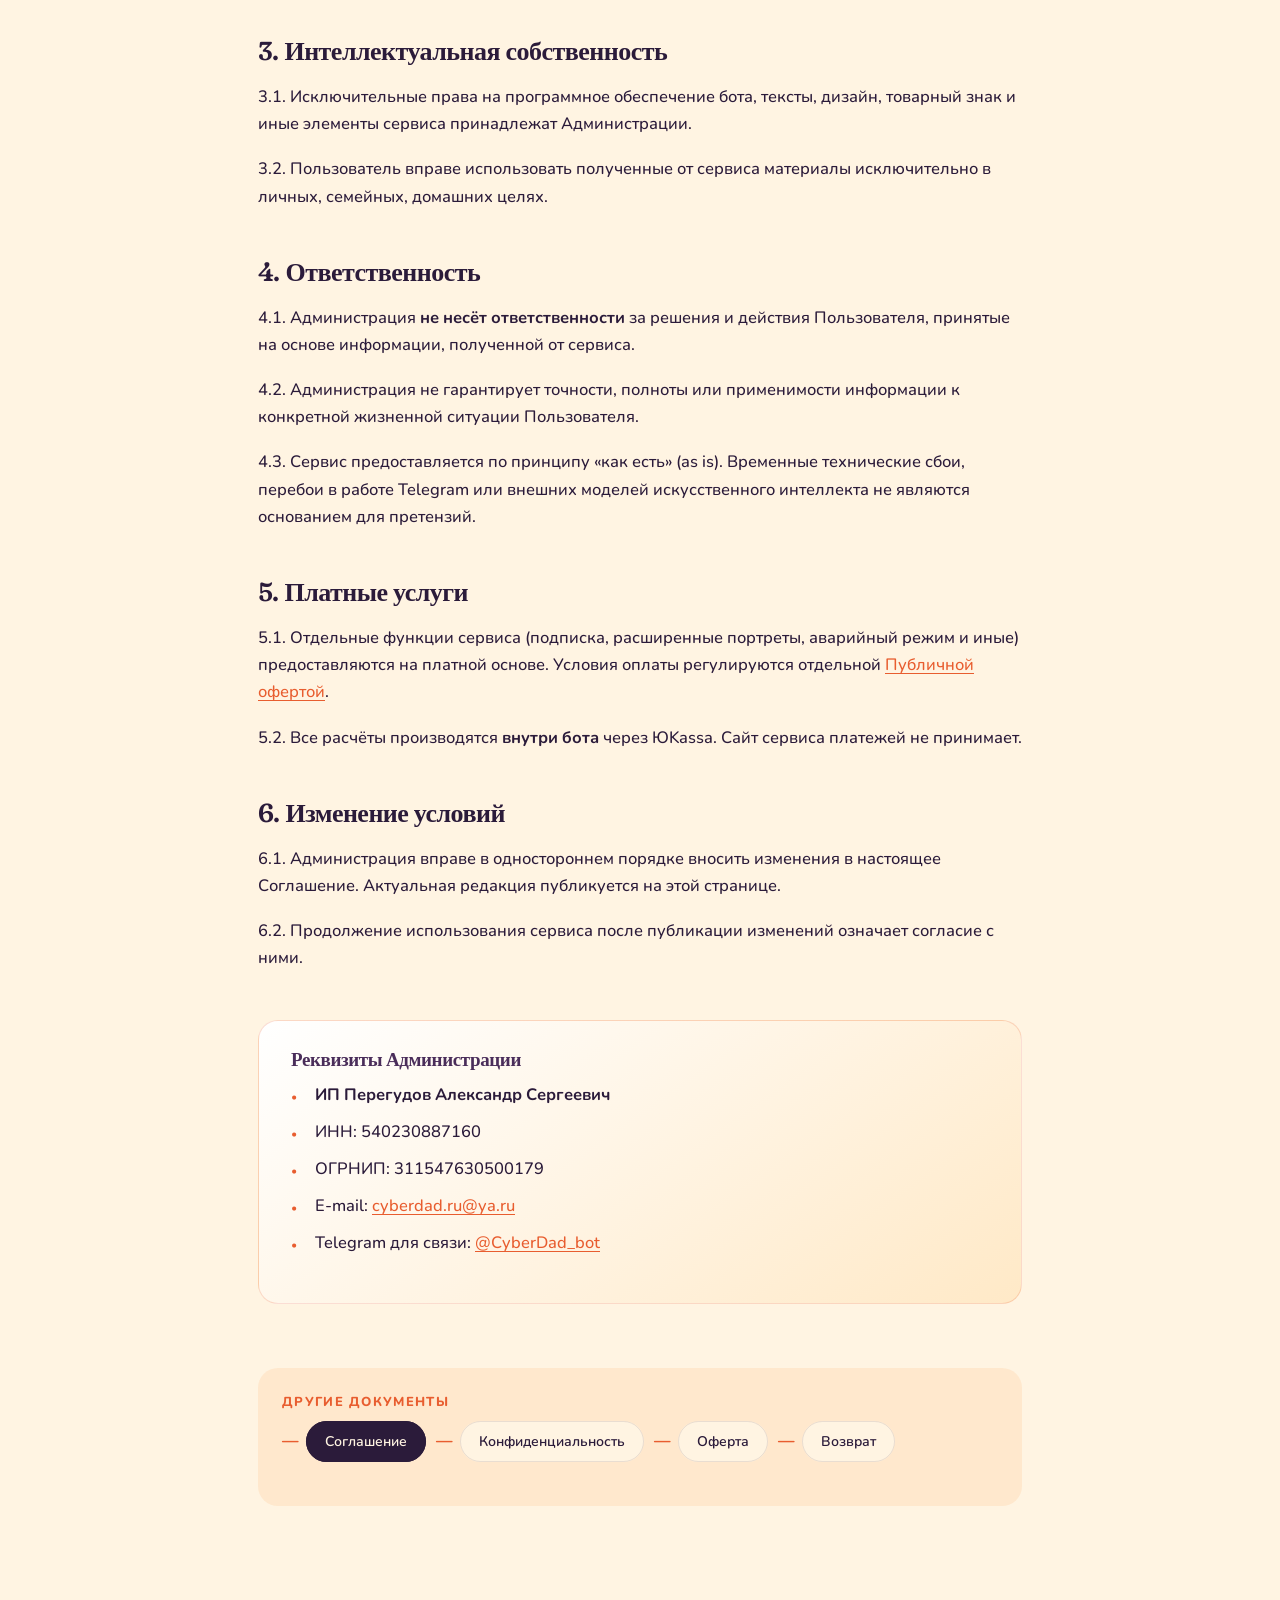
<file: terms.html>
<!DOCTYPE html>
<html lang="ru">
<head>
<meta charset="UTF-8">
<meta name="viewport" content="width=device-width, initial-scale=1.0">
<title>Пользовательское соглашение — КиберПапа</title>
<meta name="description" content="Пользовательское соглашение сервиса КиберПапа">
<link rel="preconnect" href="https://fonts.googleapis.com">
<link rel="preconnect" href="https://fonts.gstatic.com" crossorigin>
<link href="https://fonts.googleapis.com/css2?family=Fraunces:ital,opsz,wght,SOFT,WONK@0,9..144,300..900,0..100,0..1;1,9..144,300..900,0..100,0..1&family=Nunito:ital,wght@0,300..900;1,300..900&display=swap" rel="stylesheet">
<style>
  :root {
    --cream: #FFF4E2;
    --cream-deep: #FDE7C4;
    --peach: #FFB979;
    --tangerine: #FF8A3D;
    --ember: #E85D2F;
    --plum: #4A2D5A;
    --ink: #2B1B3A;
    --ink-soft: #5A3D6B;
    --sunshine: #FFD166;
  }
  * { margin: 0; padding: 0; box-sizing: border-box; }
  html { scroll-behavior: smooth; }
  body {
    font-family: 'Nunito', sans-serif;
    background: var(--cream);
    color: var(--ink);
    line-height: 1.65;
    font-weight: 500;
    -webkit-font-smoothing: antialiased;
  }
  h1, h2, h3 {
    font-family: 'Fraunces', serif;
    font-weight: 600;
    letter-spacing: -0.02em;
    font-variation-settings: 'SOFT' 100, 'WONK' 0;
    color: var(--ink);
    line-height: 1.15;
  }

  /* Top nav — simple back button */
  .topbar {
    background: rgba(255, 244, 226, 0.92);
    backdrop-filter: blur(16px) saturate(180%);
    -webkit-backdrop-filter: blur(16px) saturate(180%);
    border-bottom: 1px solid rgba(43, 27, 58, 0.08);
    position: sticky;
    top: 0;
    z-index: 100;
  }
  .topbar-inner {
    max-width: 820px;
    margin: 0 auto;
    padding: 16px 28px;
    display: flex;
    align-items: center;
    justify-content: space-between;
    gap: 20px;
  }
  .back {
    display: inline-flex;
    align-items: center;
    gap: 10px;
    color: var(--ink);
    text-decoration: none;
    font-weight: 700;
    font-size: 15px;
    padding: 8px 16px 8px 12px;
    border-radius: 100px;
    transition: all 0.2s;
  }
  .back:hover { background: rgba(232, 93, 47, 0.1); color: var(--ember); }
  .back svg { flex-shrink: 0; }
  .top-logo {
    display: flex;
    align-items: center;
    gap: 8px;
    font-family: 'Fraunces', serif;
    font-weight: 700;
    font-size: 17px;
    color: var(--ink);
    text-decoration: none;
  }
  .top-logo svg { width: 28px; height: 28px; filter: drop-shadow(0 2px 4px rgba(232, 93, 47, 0.3)); }

  main {
    max-width: 820px;
    margin: 0 auto;
    padding: 60px 28px 100px;
  }

  .doc-eyebrow {
    display: inline-block;
    font-weight: 800;
    font-size: 12px;
    letter-spacing: 0.14em;
    text-transform: uppercase;
    color: var(--ember);
    margin-bottom: 16px;
  }
  h1 {
    font-size: clamp(32px, 5vw, 48px);
    margin-bottom: 20px;
  }
  .doc-meta {
    color: var(--ink-soft);
    font-size: 14px;
    padding-bottom: 32px;
    margin-bottom: 48px;
    border-bottom: 1px solid rgba(43, 27, 58, 0.12);
  }

  .doc-content h2 {
    font-size: 26px;
    margin-top: 48px;
    margin-bottom: 16px;
    color: var(--ink);
  }
  .doc-content h2:first-child { margin-top: 0; }
  .doc-content h3 {
    font-size: 19px;
    margin-top: 28px;
    margin-bottom: 10px;
    color: var(--plum);
  }
  .doc-content p {
    margin-bottom: 18px;
    color: var(--ink);
    font-size: 16.5px;
  }
  .doc-content ul {
    margin-bottom: 18px;
    padding-left: 0;
    list-style: none;
  }
  .doc-content ul li {
    position: relative;
    padding-left: 24px;
    margin-bottom: 10px;
    color: var(--ink);
    font-size: 16.5px;
  }
  .doc-content ul li::before {
    content: '—';
    position: absolute;
    left: 0;
    color: var(--ember);
    font-weight: 800;
  }
  .doc-content strong { color: var(--ink); font-weight: 700; }
  .doc-content a {
    color: var(--ember);
    text-decoration: underline;
    text-underline-offset: 3px;
  }

  .callout {
    background: #FFE9C7;
    border-left: 4px solid var(--ember);
    padding: 18px 22px;
    border-radius: 14px;
    margin: 28px 0;
  }
  .callout p { margin-bottom: 8px; }
  .callout p:last-child { margin-bottom: 0; }

  .requisites {
    background: linear-gradient(145deg, #FFF, #FFE9C7);
    padding: 28px 32px;
    border-radius: 20px;
    margin-top: 48px;
    border: 1.5px solid rgba(232, 93, 47, 0.2);
  }
  .requisites h3 { margin-top: 0; }
  .requisites ul li::before { content: '·'; font-size: 24px; top: -4px; }

  /* Footer-like note */
  .doc-footer-note {
    margin-top: 56px;
    padding-top: 28px;
    border-top: 1px solid rgba(43, 27, 58, 0.12);
    font-size: 13px;
    color: var(--ink-soft);
    font-style: italic;
  }

  /* Doc navigation between legal pages */
  .legal-nav {
    margin-top: 64px;
    padding: 24px;
    background: rgba(255, 185, 121, 0.2);
    border-radius: 20px;
  }
  .legal-nav h4 {
    font-family: 'Nunito', sans-serif;
    font-weight: 800;
    font-size: 13px;
    letter-spacing: 0.1em;
    text-transform: uppercase;
    color: var(--ember);
    margin-bottom: 14px;
  }
  .legal-nav-list {
    display: flex;
    flex-wrap: wrap;
    gap: 10px;
    list-style: none;
  }
  .legal-nav-list a {
    background: var(--cream);
    color: var(--ink);
    padding: 10px 18px;
    border-radius: 100px;
    text-decoration: none;
    font-weight: 600;
    font-size: 14px;
    border: 1.5px solid rgba(43, 27, 58, 0.1);
    transition: all 0.2s;
  }
  .legal-nav-list a:hover {
    border-color: var(--ember);
    color: var(--ember);
    transform: translateY(-1px);
  }
  .legal-nav-list a.current {
    background: var(--ink);
    color: var(--cream);
    border-color: var(--ink);
  }

  @media (max-width: 640px) {
    .topbar-inner { padding: 14px 20px; }
    .top-logo { font-size: 15px; }
    .back { font-size: 14px; padding: 6px 12px 6px 10px; }
    main { padding: 40px 20px 70px; }
    h1 { font-size: 28px; }
    .doc-content h2 { font-size: 22px; margin-top: 36px; }
    .doc-content h3 { font-size: 17px; }
    .doc-content p, .doc-content ul li { font-size: 15.5px; }
    .requisites { padding: 22px; }
  }
</style>
</head>
<body>

<div class="topbar">
  <div class="topbar-inner">
    <a href="../index.html" class="back">
      <svg width="18" height="18" viewBox="0 0 24 24" fill="none">
        <path d="M19 12H5M12 19l-7-7 7-7" stroke="currentColor" stroke-width="2.5" stroke-linecap="round" stroke-linejoin="round"/>
      </svg>
      На главную
    </a>
    <a href="../index.html" class="top-logo">
      <svg viewBox="0 0 48 48" xmlns="http://www.w3.org/2000/svg">
        <defs>
          <radialGradient id="skinGrad" cx="40%" cy="35%">
            <stop offset="0%" stop-color="#FFE0C4"/>
            <stop offset="100%" stop-color="#F0B894"/>
          </radialGradient>
        </defs>
        <circle cx="24" cy="25" r="18" fill="url(#skinGrad)"/>
        <path d="M8 22 Q7 9 24 9 Q41 9 40 22 Q38 16 33 15 Q28 19 21 18 Q14 17 10 21 Z" fill="#2B1B3A"/>
        <path d="M11 28 Q11 40 17 43 Q24 45 31 43 Q37 40 37 28 Q33 33 24 33 Q15 33 11 28 Z" fill="#2B1B3A"/>
        <circle cx="17" cy="26" r="4" fill="none" stroke="#2B1B3A" stroke-width="1.5"/>
        <circle cx="31" cy="26" r="4" fill="none" stroke="#2B1B3A" stroke-width="1.5"/>
        <line x1="21" y1="26" x2="27" y2="26" stroke="#2B1B3A" stroke-width="1.5"/>
        <circle cx="17" cy="26" r="1.3" fill="#2B1B3A"/>
        <circle cx="31" cy="26" r="1.3" fill="#2B1B3A"/>
      </svg>
      КиберПапа
    </a>
  </div>
</div>

<main>
  <span class="doc-eyebrow">Правовой документ</span>
  <h1>Пользовательское соглашение</h1>
  <div class="doc-meta">Редакция от 20 апреля 2026 г.</div>

  <div class="doc-content">
    <p>Настоящее Пользовательское соглашение (далее — «Соглашение») заключается между <strong>ИП Перегудов Александр Сергеевич</strong> (ИНН 540230887160, ОГРНИП 311547630500179; далее — «Администрация», «мы») и любым физическим лицом, использующим сервис «КиберПапа» (далее — «Пользователь», «вы»).</p>

    <div class="callout">
      <p><strong>Важно.</strong> Использование сервиса означает безоговорочное принятие условий настоящего Соглашения. Если вы не согласны с условиями — пожалуйста, не используйте сервис.</p>
    </div>

    <h2>1. Предмет Соглашения</h2>
    <p>1.1. Сервис «КиберПапа» — информационно-развлекательный онлайн-сервис в формате Telegram-бота (@CyberDad_bot) и сайта-визитки, предоставляющий Пользователю текстовые ответы в виде обобщённой информации о характере ребёнка на основе методик Human Design, Сюцай и астрологии.</p>
    <p>1.2. Сервис <strong>не является</strong>:</p>
    <ul>
      <li>психологической, медицинской, образовательной или иной лицензируемой деятельностью;</li>
      <li>средством диагностики или лечения каких-либо состояний;</li>
      <li>заменой консультации квалифицированного специалиста (психолога, педиатра, педагога, врача).</li>
    </ul>
    <p>1.3. Все материалы, формируемые сервисом, носят информационно-развлекательный характер и не являются рекомендациями медицинского, психологического, педагогического или правового характера.</p>

    <h2>2. Ограничения использования</h2>
    <p>2.1. Сервис предназначен исключительно для <strong>совершеннолетних Пользователей (18+)</strong>, действующих в качестве родителей, опекунов или иных законных представителей несовершеннолетних.</p>
    <p>2.2. Пользователь обязуется <strong>не использовать сервис</strong> для:</p>
    <ul>
      <li>получения рекомендаций по лечению заболеваний;</li>
      <li>принятия юридически значимых решений о судьбе несовершеннолетних;</li>
      <li>распространения или коммерческого использования полученных от сервиса материалов без согласия Администрации.</li>
    </ul>

    <div class="callout">
      <p><strong>В случае острой психологической ситуации</strong>, угрозы жизни или здоровью ребёнка или Пользователя — необходимо незамедлительно обратиться к специалистам: детский телефон доверия <strong>8-800-2000-122</strong>, единая служба экстренной помощи <strong>112</strong>.</p>
    </div>

    <h2>3. Интеллектуальная собственность</h2>
    <p>3.1. Исключительные права на программное обеспечение бота, тексты, дизайн, товарный знак и иные элементы сервиса принадлежат Администрации.</p>
    <p>3.2. Пользователь вправе использовать полученные от сервиса материалы исключительно в личных, семейных, домашних целях.</p>

    <h2>4. Ответственность</h2>
    <p>4.1. Администрация <strong>не несёт ответственности</strong> за решения и действия Пользователя, принятые на основе информации, полученной от сервиса.</p>
    <p>4.2. Администрация не гарантирует точности, полноты или применимости информации к конкретной жизненной ситуации Пользователя.</p>
    <p>4.3. Сервис предоставляется по принципу «как есть» (as is). Временные технические сбои, перебои в работе Telegram или внешних моделей искусственного интеллекта не являются основанием для претензий.</p>

    <h2>5. Платные услуги</h2>
    <p>5.1. Отдельные функции сервиса (подписка, расширенные портреты, аварийный режим и иные) предоставляются на платной основе. Условия оплаты регулируются отдельной <a href="offer.html">Публичной офертой</a>.</p>
    <p>5.2. Все расчёты производятся <strong>внутри бота</strong> через ЮKassa. Сайт сервиса платежей не принимает.</p>

    <h2>6. Изменение условий</h2>
    <p>6.1. Администрация вправе в одностороннем порядке вносить изменения в настоящее Соглашение. Актуальная редакция публикуется на этой странице.</p>
    <p>6.2. Продолжение использования сервиса после публикации изменений означает согласие с ними.</p>

    <div class="requisites">
      <h3>Реквизиты Администрации</h3>
      <ul>
        <li><strong>ИП Перегудов Александр Сергеевич</strong></li>
        <li>ИНН: 540230887160</li>
        <li>ОГРНИП: 311547630500179</li>
        <li>E-mail: <a href="mailto:cyberdad.ru@ya.ru">cyberdad.ru@ya.ru</a></li>
        <li>Telegram для связи: <a href="https://t.me/CyberDad_bot">@CyberDad_bot</a></li>
      </ul>
    </div>

    <div class="legal-nav">
      <h4>Другие документы</h4>
      <ul class="legal-nav-list">
        <li><a href="terms.html" class="current">Соглашение</a></li>
        <li><a href="privacy.html">Конфиденциальность</a></li>
        <li><a href="offer.html">Оферта</a></li>
        <li><a href="refund.html">Возврат</a></li>
      </ul>
    </div>
  </div>
</main>

</body>
</html>
</file>
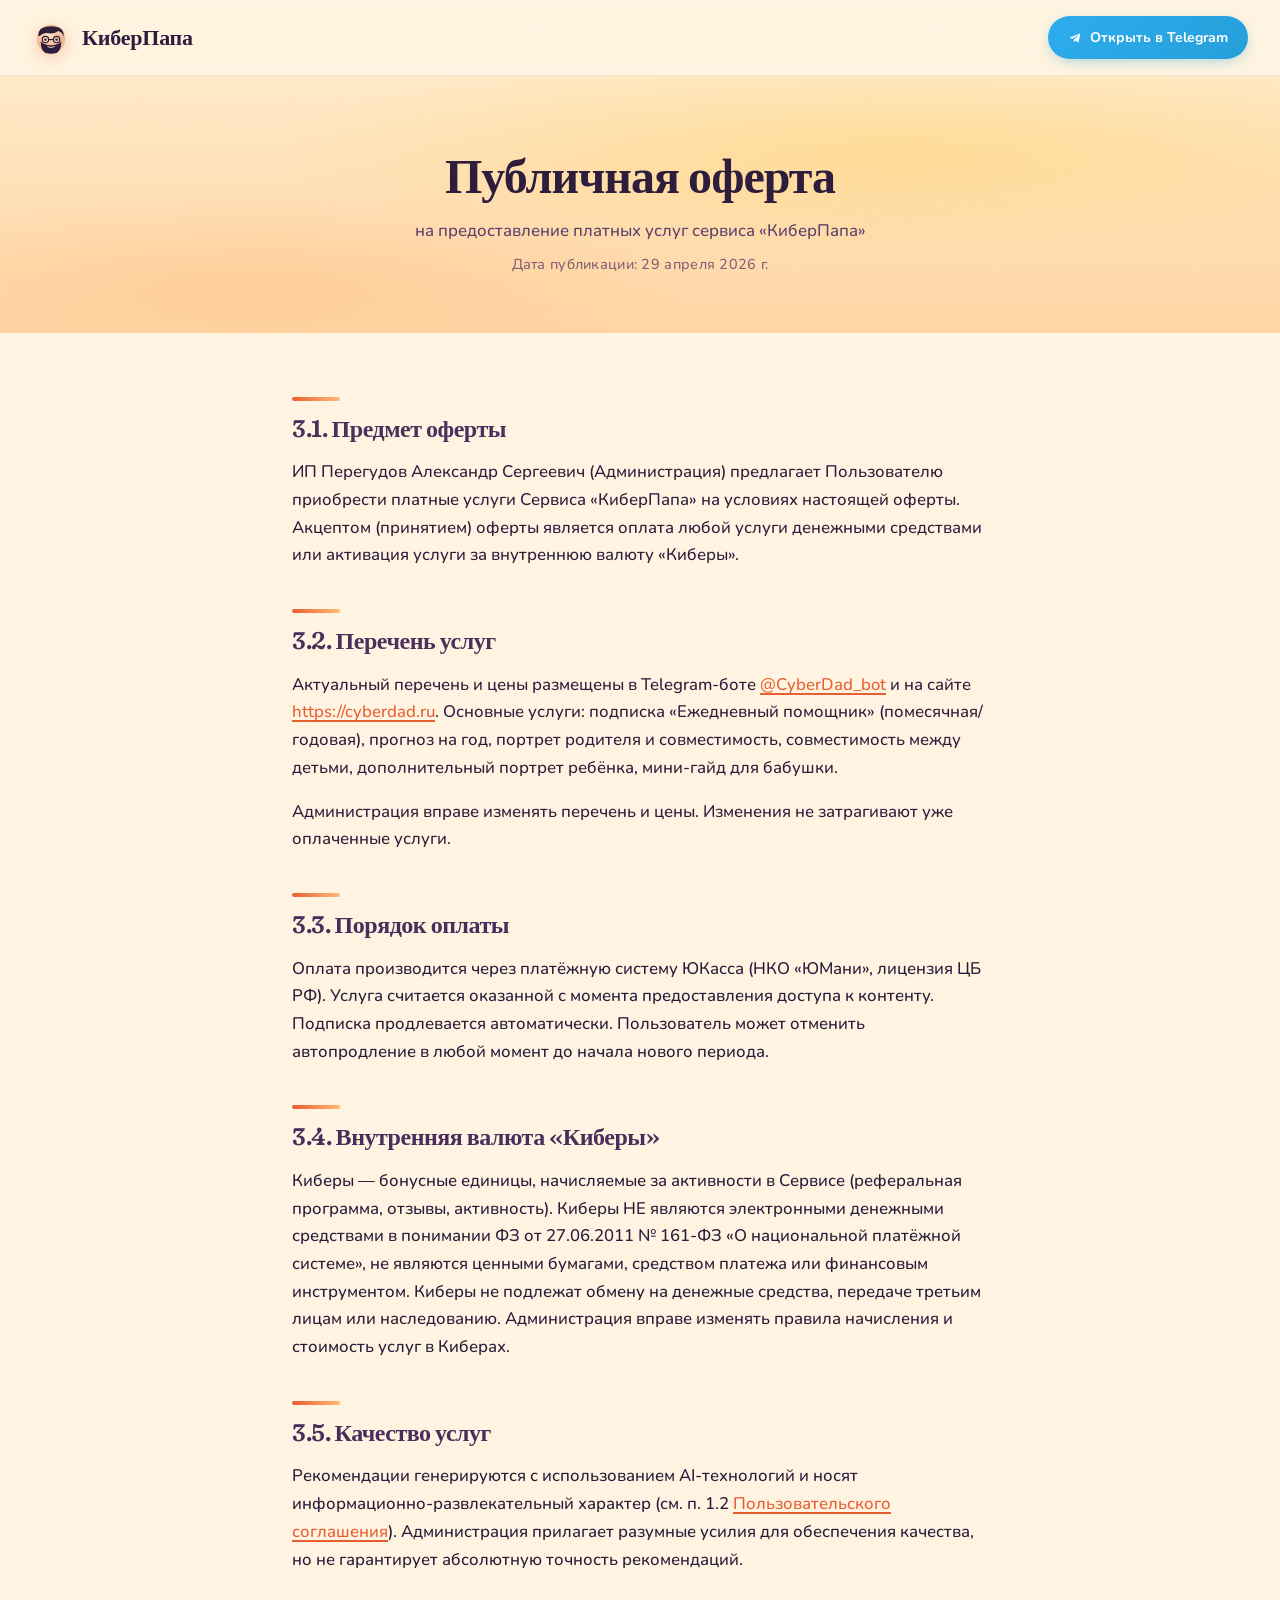
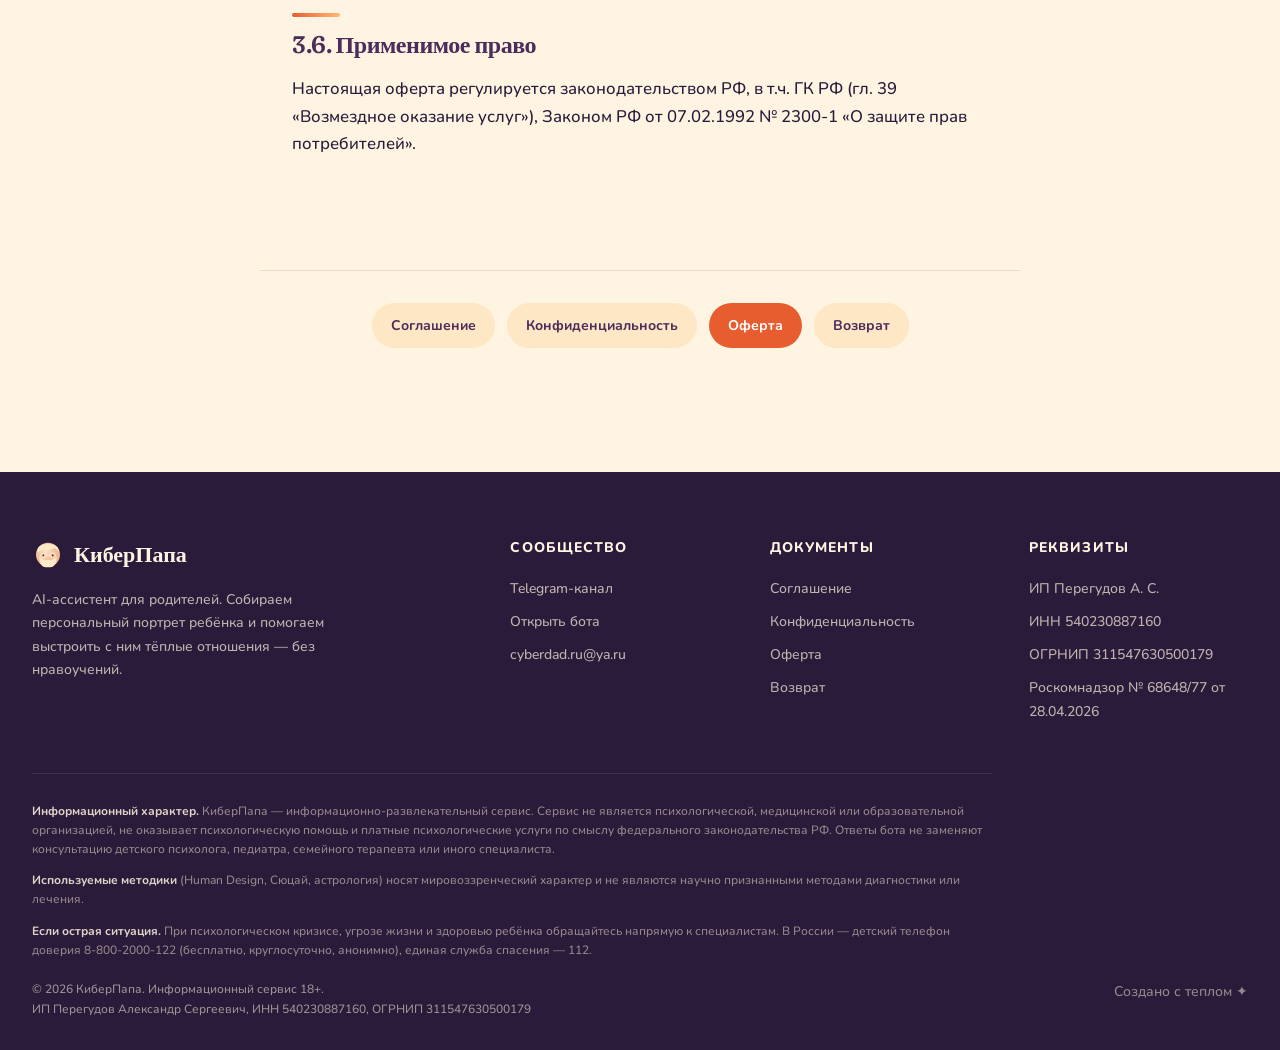
<file: legal/offer.html>
<!doctype html>
<html lang="ru">
  <head>
    <meta charset="utf-8" />
    <meta name="viewport" content="width=device-width, initial-scale=1" />
    <title>Публичная оферта — КиберПапа</title>
    <meta name="description" content="Публичная оферта на предоставление платных услуг сервиса КиберПапа." />
    <meta name="robots" content="index,follow" />
    <link rel="preconnect" href="https://fonts.googleapis.com" />
    <link rel="preconnect" href="https://fonts.gstatic.com" crossorigin />
    <link
      href="https://fonts.googleapis.com/css2?family=Fraunces:ital,opsz,wght,SOFT,WONK@0,9..144,300..900,0..100,0..1;1,9..144,300..900,0..100,0..1&family=Nunito:ital,wght@0,300..900;1,300..900&display=swap"
      rel="stylesheet"
    />
    <link rel="stylesheet" href="style.css" />
  </head>
  <body>
    <nav class="site-nav">
      <div class="container">
        <a href="/" class="logo">
          <svg class="logo-mark" viewBox="0 0 48 48" xmlns="http://www.w3.org/2000/svg" aria-hidden="true">
            <defs>
              <radialGradient id="skinGrad" cx="40%" cy="35%">
                <stop offset="0%" stop-color="#FFE0C4" />
                <stop offset="100%" stop-color="#F0B894" />
              </radialGradient>
            </defs>
            <circle cx="24" cy="25" r="18" fill="url(#skinGrad)" />
            <path d="M8 22 Q7 9 24 9 Q41 9 40 22 Q38 16 33 15 Q28 19 21 18 Q14 17 10 21 Z" fill="#2B1B3A" />
            <path d="M11 28 Q11 40 17 43 Q24 45 31 43 Q37 40 37 28 Q33 33 24 33 Q15 33 11 28 Z" fill="#2B1B3A" />
            <circle cx="17" cy="26" r="4" fill="none" stroke="#2B1B3A" stroke-width="1.5" />
            <circle cx="31" cy="26" r="4" fill="none" stroke="#2B1B3A" stroke-width="1.5" />
            <line x1="21" y1="26" x2="27" y2="26" stroke="#2B1B3A" stroke-width="1.5" />
            <circle cx="17" cy="26" r="1.5" fill="#2B1B3A" />
            <circle cx="31" cy="26" r="1.5" fill="#2B1B3A" />
            <path d="M20 35 Q24 37 28 35" stroke="#FFE0C4" stroke-width="1.2" stroke-linecap="round" fill="none" />
          </svg>
          КиберПапа
        </a>
        <a href="https://t.me/CyberDad_bot" class="nav-cta" target="_blank" rel="noopener">
          <svg width="14" height="14" viewBox="0 0 24 24" fill="currentColor" aria-hidden="true">
            <path
              d="M9.78 18.65l.28-4.23 7.68-6.92c.34-.31-.07-.46-.52-.19L7.74 13.3 3.64 12c-.88-.25-.89-.86.2-1.3l15.97-6.16c.73-.33 1.43.18 1.15 1.3l-2.72 12.81c-.19.91-.74 1.13-1.5.71L12.6 16.3l-1.99 1.93c-.23.23-.42.42-.83.42z"
            />
          </svg>
          Открыть в Telegram
        </a>
      </div>
    </nav>

    <header class="legal-hero">
      <h1>Публичная оферта</h1>
      <p class="subtitle">на предоставление платных услуг сервиса «КиберПапа»</p>
      <p class="meta">Дата публикации: 29 апреля 2026 г.</p>
    </header>

    <article>
      <section>
        <h2>3.1. Предмет оферты</h2>
        <p>
          ИП Перегудов Александр Сергеевич (Администрация) предлагает Пользователю приобрести платные услуги Сервиса
          «КиберПапа» на условиях настоящей оферты. Акцептом (принятием) оферты является оплата любой услуги
          денежными средствами или активация услуги за внутреннюю валюту «Киберы».
        </p>
      </section>

      <section>
        <h2>3.2. Перечень услуг</h2>
        <p>
          Актуальный перечень и цены размещены в Telegram-боте
          <a href="https://t.me/CyberDad_bot">@CyberDad_bot</a> и на сайте
          <a href="https://cyberdad.ru">https://cyberdad.ru</a>. Основные услуги: подписка «Ежедневный помощник»
          (помесячная/годовая), прогноз на год, портрет родителя и совместимость, совместимость между детьми,
          дополнительный портрет ребёнка, мини-гайд для бабушки.
        </p>
        <p>Администрация вправе изменять перечень и цены. Изменения не затрагивают уже оплаченные услуги.</p>
      </section>

      <section>
        <h2>3.3. Порядок оплаты</h2>
        <p>
          Оплата производится через платёжную систему ЮКасса (НКО «ЮМани», лицензия ЦБ РФ). Услуга считается
          оказанной с момента предоставления доступа к контенту. Подписка продлевается автоматически. Пользователь
          может отменить автопродление в любой момент до начала нового периода.
        </p>
      </section>

      <section>
        <h2>3.4. Внутренняя валюта «Киберы»</h2>
        <p>
          Киберы — бонусные единицы, начисляемые за активности в Сервисе (реферальная программа, отзывы,
          активность). Киберы НЕ являются электронными денежными средствами в понимании ФЗ от 27.06.2011 № 161-ФЗ
          «О национальной платёжной системе», не являются ценными бумагами, средством платежа или финансовым
          инструментом. Киберы не подлежат обмену на денежные средства, передаче третьим лицам или наследованию.
          Администрация вправе изменять правила начисления и стоимость услуг в Киберах.
        </p>
      </section>

      <section>
        <h2>3.5. Качество услуг</h2>
        <p>
          Рекомендации генерируются с использованием AI-технологий и носят информационно-развлекательный характер
          (см. п. 1.2 <a href="terms.html">Пользовательского соглашения</a>). Администрация прилагает разумные
          усилия для обеспечения качества, но не гарантирует абсолютную точность рекомендаций.
        </p>
      </section>

      <section>
        <h2>3.6. Применимое право</h2>
        <p>
          Настоящая оферта регулируется законодательством РФ, в т.ч. ГК РФ (гл. 39 «Возмездное оказание услуг»),
          Законом РФ от 07.02.1992 № 2300-1 «О защите прав потребителей».
        </p>
      </section>
    </article>

    <nav class="docs-nav" aria-label="Юридические документы">
      <a href="terms.html">Соглашение</a>
      <a href="privacy.html">Конфиденциальность</a>
      <a href="offer.html" aria-current="page">Оферта</a>
      <a href="refund.html">Возврат</a>
    </nav>

    <footer>
      <div class="container">
        <div class="footer-grid">
          <div>
            <div class="footer-logo">
              <svg width="32" height="32" viewBox="0 0 48 48" aria-hidden="true">
                <defs>
                  <radialGradient id="fSkin" cx="40%" cy="35%">
                    <stop offset="0%" stop-color="#FFE0C4" />
                    <stop offset="100%" stop-color="#F0B894" />
                  </radialGradient>
                </defs>
                <circle cx="24" cy="25" r="18" fill="url(#fSkin)" />
                <path d="M8 22 Q7 9 24 9 Q41 9 40 22 Q38 16 33 15 Q28 19 21 18 Q14 17 10 21 Z" fill="#FFE9C7" />
                <path d="M11 28 Q11 40 17 43 Q24 45 31 43 Q37 40 37 28 Q33 33 24 33 Q15 33 11 28 Z" fill="#FFE9C7" />
                <circle cx="17" cy="26" r="4" fill="none" stroke="#FFE9C7" stroke-width="1.5" />
                <circle cx="31" cy="26" r="4" fill="none" stroke="#FFE9C7" stroke-width="1.5" />
                <line x1="21" y1="26" x2="27" y2="26" stroke="#FFE9C7" stroke-width="1.5" />
                <circle cx="17" cy="26" r="1.3" fill="#2B1B3A" />
                <circle cx="31" cy="26" r="1.3" fill="#2B1B3A" />
              </svg>
              КиберПапа
            </div>
            <p class="footer-desc">
              AI-ассистент для родителей. Собираем персональный портрет ребёнка и помогаем выстроить с ним тёплые
              отношения — без нравоучений.
            </p>
          </div>
          <div class="footer-col">
            <h5>Сообщество</h5>
            <ul>
              <li><a href="https://t.me/cyberdad_channel" target="_blank" rel="noopener">Telegram-канал</a></li>
              <li><a href="https://t.me/CyberDad_bot" target="_blank" rel="noopener">Открыть бота</a></li>
              <li><a href="mailto:cyberdad.ru@ya.ru">cyberdad.ru@ya.ru</a></li>
            </ul>
          </div>
          <div class="footer-col">
            <h5>Документы</h5>
            <ul>
              <li><a href="terms.html">Соглашение</a></li>
              <li><a href="privacy.html">Конфиденциальность</a></li>
              <li><a href="offer.html">Оферта</a></li>
              <li><a href="refund.html">Возврат</a></li>
            </ul>
          </div>
          <div class="footer-col">
            <h5>Реквизиты</h5>
            <ul>
              <li>ИП Перегудов А. С.</li>
              <li>ИНН 540230887160</li>
              <li>ОГРНИП 311547630500179</li>
              <li>Роскомнадзор № 68648/77 от 28.04.2026</li>
            </ul>
          </div>
        </div>
        <div class="footer-disclaimer">
          <p>
            <strong>Информационный характер.</strong> КиберПапа — информационно-развлекательный сервис. Сервис не
            является психологической, медицинской или образовательной организацией, не оказывает психологическую
            помощь и платные психологические услуги по смыслу федерального законодательства РФ. Ответы бота не
            заменяют консультацию детского психолога, педиатра, семейного терапевта или иного специалиста.
          </p>
          <p>
            <strong>Используемые методики</strong> (Human Design, Сюцай, астрология) носят мировоззренческий характер
            и не являются научно признанными методами диагностики или лечения.
          </p>
          <p>
            <strong>Если острая ситуация.</strong> При психологическом кризисе, угрозе жизни и здоровью ребёнка
            обращайтесь напрямую к специалистам. В России — детский телефон доверия 8-800-2000-122 (бесплатно,
            круглосуточно, анонимно), единая служба спасения — 112.
          </p>
        </div>
        <div class="footer-bottom">
          <div class="footer-legal-line">
            © 2026 КиберПапа. Информационный сервис 18+.<br />
            ИП Перегудов Александр Сергеевич, ИНН 540230887160, ОГРНИП 311547630500179
          </div>
          <span>Создано с теплом ✦</span>
        </div>
      </div>
    </footer>
  </body>
</html>
</file>
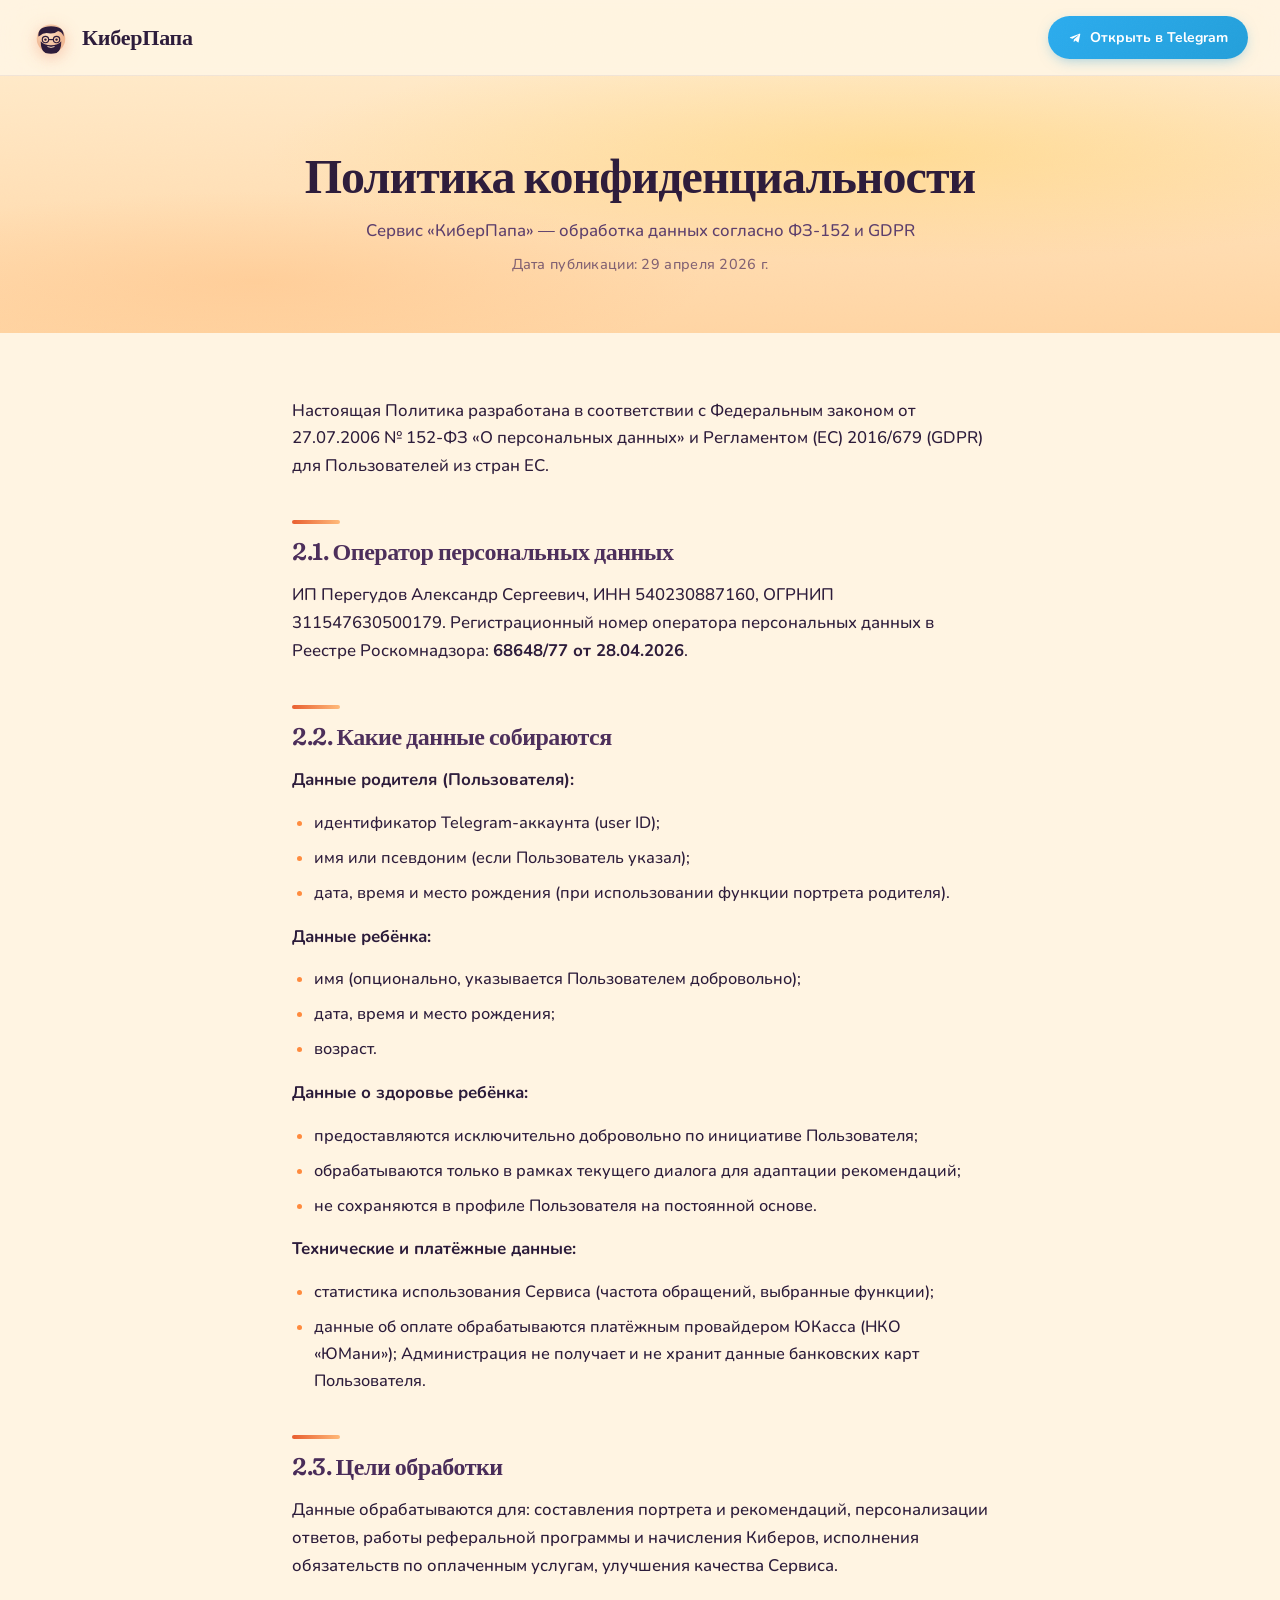
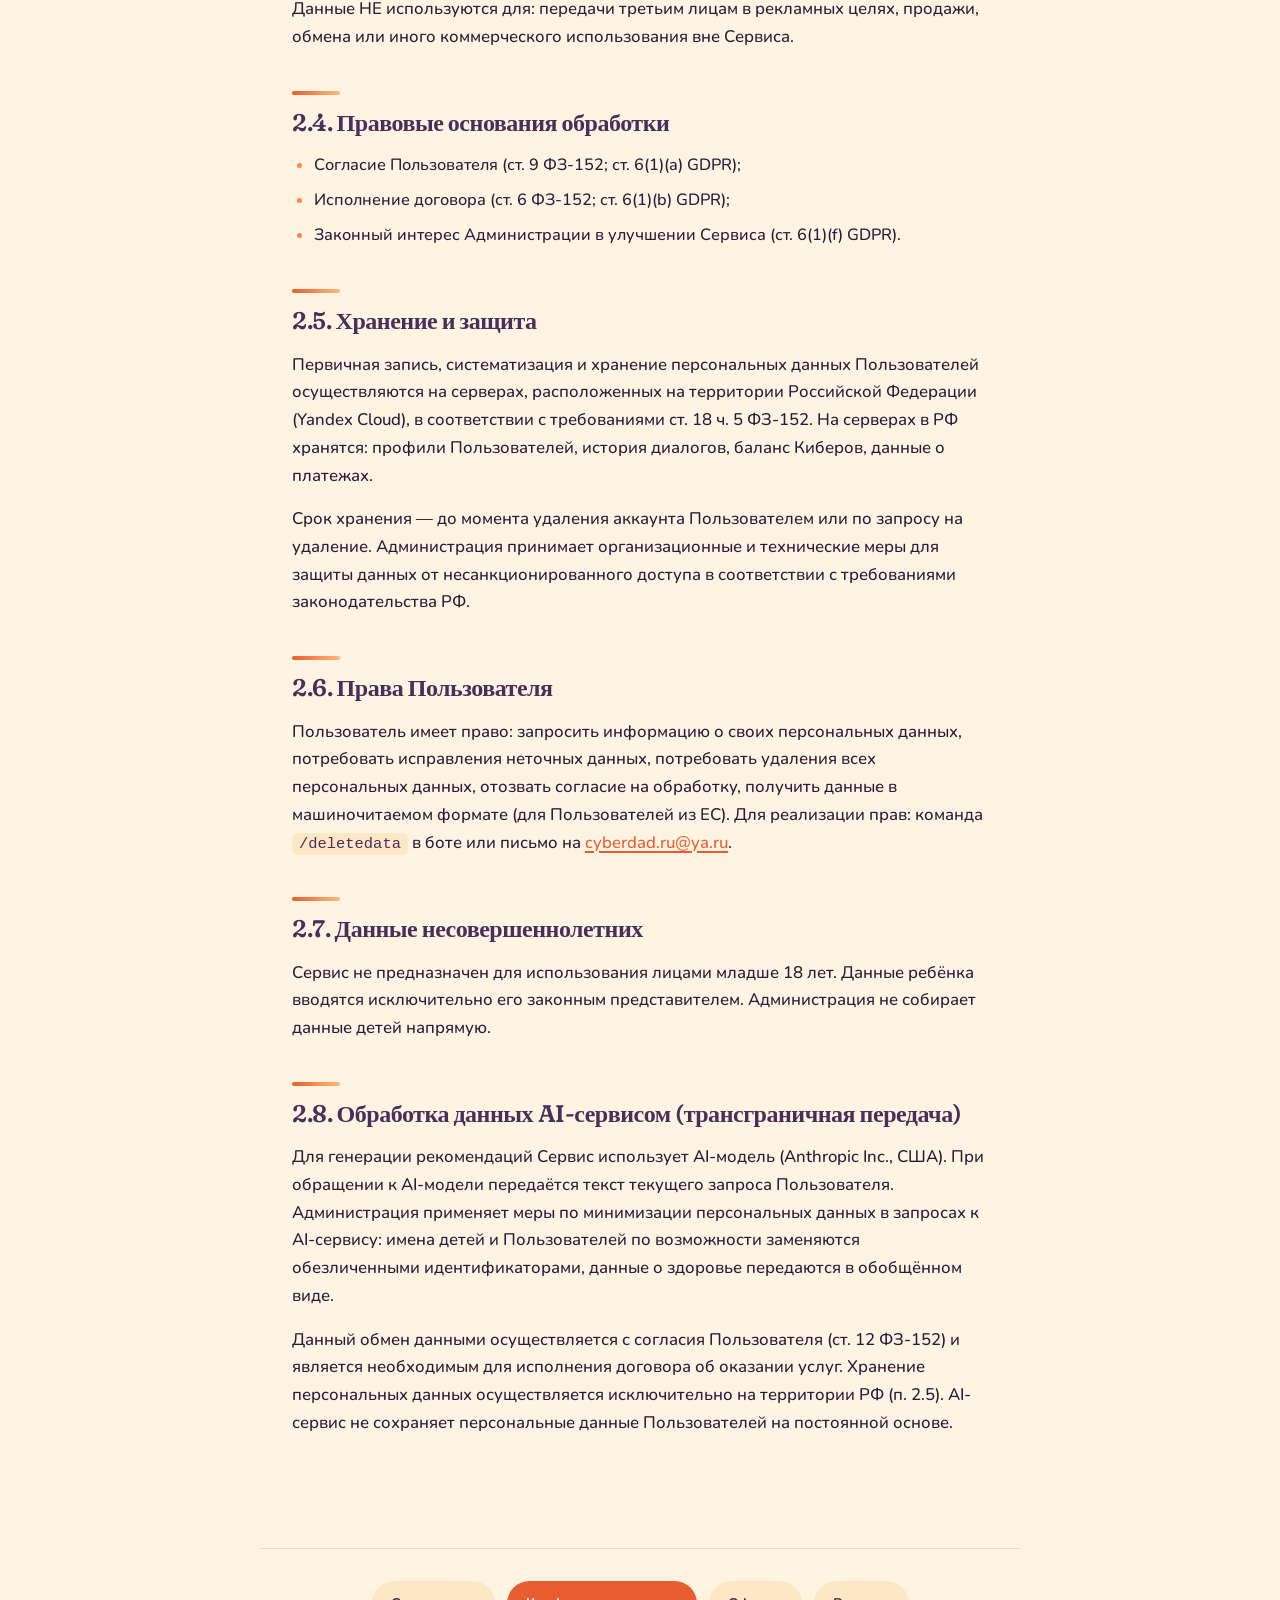
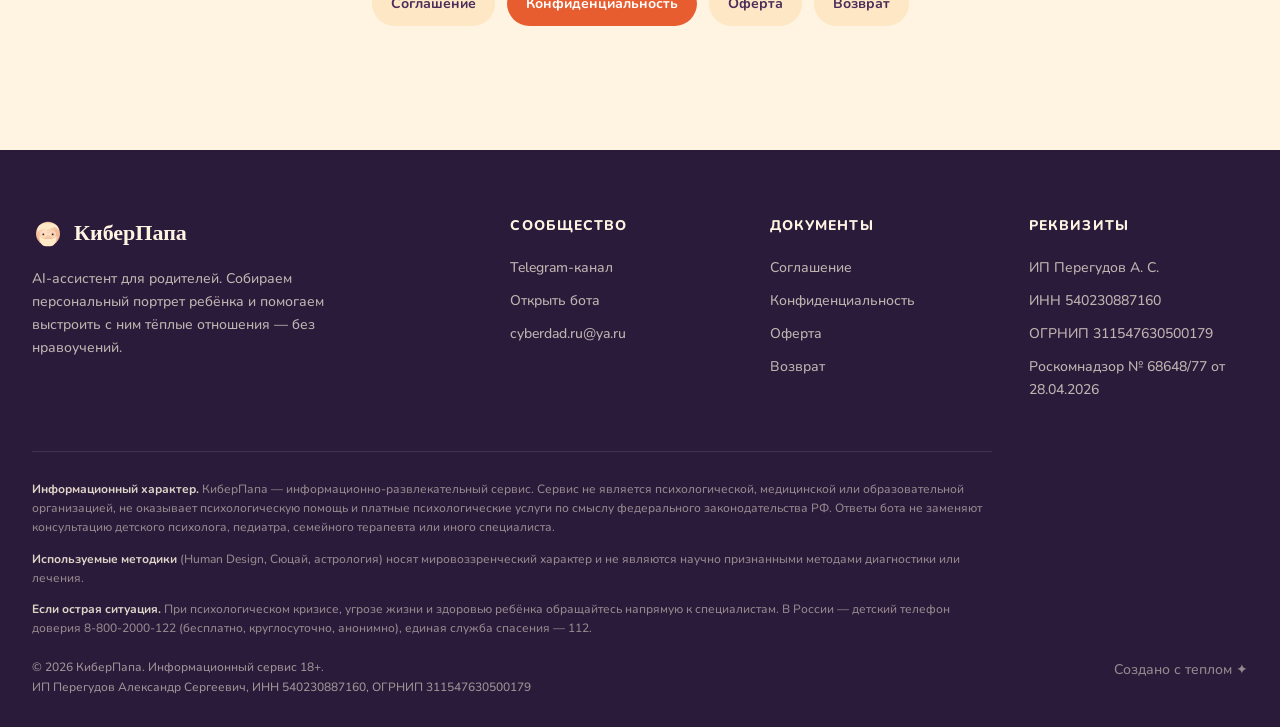
<file: legal/privacy.html>
<!doctype html>
<html lang="ru">
  <head>
    <meta charset="utf-8" />
    <meta name="viewport" content="width=device-width, initial-scale=1" />
    <title>Политика конфиденциальности — КиберПапа</title>
    <meta name="description" content="Политика конфиденциальности сервиса КиберПапа в соответствии с ФЗ-152 и GDPR." />
    <meta name="robots" content="index,follow" />
    <link rel="preconnect" href="https://fonts.googleapis.com" />
    <link rel="preconnect" href="https://fonts.gstatic.com" crossorigin />
    <link
      href="https://fonts.googleapis.com/css2?family=Fraunces:ital,opsz,wght,SOFT,WONK@0,9..144,300..900,0..100,0..1;1,9..144,300..900,0..100,0..1&family=Nunito:ital,wght@0,300..900;1,300..900&display=swap"
      rel="stylesheet"
    />
    <link rel="stylesheet" href="style.css" />
  </head>
  <body>
    <nav class="site-nav">
      <div class="container">
        <a href="/" class="logo">
          <svg class="logo-mark" viewBox="0 0 48 48" xmlns="http://www.w3.org/2000/svg" aria-hidden="true">
            <defs>
              <radialGradient id="skinGrad" cx="40%" cy="35%">
                <stop offset="0%" stop-color="#FFE0C4" />
                <stop offset="100%" stop-color="#F0B894" />
              </radialGradient>
            </defs>
            <circle cx="24" cy="25" r="18" fill="url(#skinGrad)" />
            <path d="M8 22 Q7 9 24 9 Q41 9 40 22 Q38 16 33 15 Q28 19 21 18 Q14 17 10 21 Z" fill="#2B1B3A" />
            <path d="M11 28 Q11 40 17 43 Q24 45 31 43 Q37 40 37 28 Q33 33 24 33 Q15 33 11 28 Z" fill="#2B1B3A" />
            <circle cx="17" cy="26" r="4" fill="none" stroke="#2B1B3A" stroke-width="1.5" />
            <circle cx="31" cy="26" r="4" fill="none" stroke="#2B1B3A" stroke-width="1.5" />
            <line x1="21" y1="26" x2="27" y2="26" stroke="#2B1B3A" stroke-width="1.5" />
            <circle cx="17" cy="26" r="1.5" fill="#2B1B3A" />
            <circle cx="31" cy="26" r="1.5" fill="#2B1B3A" />
            <path d="M20 35 Q24 37 28 35" stroke="#FFE0C4" stroke-width="1.2" stroke-linecap="round" fill="none" />
          </svg>
          КиберПапа
        </a>
        <a href="https://t.me/CyberDad_bot" class="nav-cta" target="_blank" rel="noopener">
          <svg width="14" height="14" viewBox="0 0 24 24" fill="currentColor" aria-hidden="true">
            <path
              d="M9.78 18.65l.28-4.23 7.68-6.92c.34-.31-.07-.46-.52-.19L7.74 13.3 3.64 12c-.88-.25-.89-.86.2-1.3l15.97-6.16c.73-.33 1.43.18 1.15 1.3l-2.72 12.81c-.19.91-.74 1.13-1.5.71L12.6 16.3l-1.99 1.93c-.23.23-.42.42-.83.42z"
            />
          </svg>
          Открыть в Telegram
        </a>
      </div>
    </nav>

    <header class="legal-hero">
      <h1>Политика конфиденциальности</h1>
      <p class="subtitle">Сервис «КиберПапа» — обработка данных согласно ФЗ-152 и GDPR</p>
      <p class="meta">Дата публикации: 29 апреля 2026 г.</p>
    </header>

    <article>
      <section>
        <p>
          Настоящая Политика разработана в соответствии с Федеральным законом от 27.07.2006 № 152-ФЗ «О персональных
          данных» и Регламентом (ЕС) 2016/679 (GDPR) для Пользователей из стран ЕС.
        </p>
      </section>

      <section>
        <h2>2.1. Оператор персональных данных</h2>
        <p>
          ИП Перегудов Александр Сергеевич, ИНН 540230887160, ОГРНИП 311547630500179. Регистрационный номер
          оператора персональных данных в Реестре Роскомнадзора: <strong>68648/77 от 28.04.2026</strong>.
        </p>
      </section>

      <section>
        <h2>2.2. Какие данные собираются</h2>

        <p><strong>Данные родителя (Пользователя):</strong></p>
        <ul>
          <li>идентификатор Telegram-аккаунта (user ID);</li>
          <li>имя или псевдоним (если Пользователь указал);</li>
          <li>дата, время и место рождения (при использовании функции портрета родителя).</li>
        </ul>

        <p><strong>Данные ребёнка:</strong></p>
        <ul>
          <li>имя (опционально, указывается Пользователем добровольно);</li>
          <li>дата, время и место рождения;</li>
          <li>возраст.</li>
        </ul>

        <p><strong>Данные о здоровье ребёнка:</strong></p>
        <ul>
          <li>предоставляются исключительно добровольно по инициативе Пользователя;</li>
          <li>обрабатываются только в рамках текущего диалога для адаптации рекомендаций;</li>
          <li>не сохраняются в профиле Пользователя на постоянной основе.</li>
        </ul>

        <p><strong>Технические и платёжные данные:</strong></p>
        <ul>
          <li>статистика использования Сервиса (частота обращений, выбранные функции);</li>
          <li>
            данные об оплате обрабатываются платёжным провайдером ЮКасса (НКО «ЮМани»); Администрация не получает и
            не хранит данные банковских карт Пользователя.
          </li>
        </ul>
      </section>

      <section>
        <h2>2.3. Цели обработки</h2>
        <p>
          Данные обрабатываются для: составления портрета и рекомендаций, персонализации ответов, работы реферальной
          программы и начисления Киберов, исполнения обязательств по оплаченным услугам, улучшения качества Сервиса.
        </p>
        <p>
          Данные НЕ используются для: передачи третьим лицам в рекламных целях, продажи, обмена или иного
          коммерческого использования вне Сервиса.
        </p>
      </section>

      <section>
        <h2>2.4. Правовые основания обработки</h2>
        <ul>
          <li>Согласие Пользователя (ст. 9 ФЗ-152; ст. 6(1)(a) GDPR);</li>
          <li>Исполнение договора (ст. 6 ФЗ-152; ст. 6(1)(b) GDPR);</li>
          <li>Законный интерес Администрации в улучшении Сервиса (ст. 6(1)(f) GDPR).</li>
        </ul>
      </section>

      <section>
        <h2>2.5. Хранение и защита</h2>
        <p>
          Первичная запись, систематизация и хранение персональных данных Пользователей осуществляются на серверах,
          расположенных на территории Российской Федерации (Yandex Cloud), в соответствии с требованиями ст. 18 ч. 5
          ФЗ-152. На серверах в РФ хранятся: профили Пользователей, история диалогов, баланс Киберов, данные о
          платежах.
        </p>
        <p>
          Срок хранения — до момента удаления аккаунта Пользователем или по запросу на удаление. Администрация
          принимает организационные и технические меры для защиты данных от несанкционированного доступа в
          соответствии с требованиями законодательства РФ.
        </p>
      </section>

      <section>
        <h2>2.6. Права Пользователя</h2>
        <p>
          Пользователь имеет право: запросить информацию о своих персональных данных, потребовать исправления
          неточных данных, потребовать удаления всех персональных данных, отозвать согласие на обработку, получить
          данные в машиночитаемом формате (для Пользователей из ЕС). Для реализации прав: команда
          <code>/deletedata</code> в боте или письмо на
          <a href="mailto:cyberdad.ru@ya.ru">cyberdad.ru@ya.ru</a>.
        </p>
      </section>

      <section>
        <h2>2.7. Данные несовершеннолетних</h2>
        <p>
          Сервис не предназначен для использования лицами младше 18 лет. Данные ребёнка вводятся исключительно его
          законным представителем. Администрация не собирает данные детей напрямую.
        </p>
      </section>

      <section>
        <h2>2.8. Обработка данных AI-сервисом (трансграничная передача)</h2>
        <p>
          Для генерации рекомендаций Сервис использует AI-модель (Anthropic Inc., США). При обращении к AI-модели
          передаётся текст текущего запроса Пользователя. Администрация применяет меры по минимизации персональных
          данных в запросах к AI-сервису: имена детей и Пользователей по возможности заменяются обезличенными
          идентификаторами, данные о здоровье передаются в обобщённом виде.
        </p>
        <p>
          Данный обмен данными осуществляется с согласия Пользователя (ст. 12 ФЗ-152) и является необходимым для
          исполнения договора об оказании услуг. Хранение персональных данных осуществляется исключительно на
          территории РФ (п. 2.5). AI-сервис не сохраняет персональные данные Пользователей на постоянной основе.
        </p>
      </section>
    </article>

    <nav class="docs-nav" aria-label="Юридические документы">
      <a href="terms.html">Соглашение</a>
      <a href="privacy.html" aria-current="page">Конфиденциальность</a>
      <a href="offer.html">Оферта</a>
      <a href="refund.html">Возврат</a>
    </nav>

    <footer>
      <div class="container">
        <div class="footer-grid">
          <div>
            <div class="footer-logo">
              <svg width="32" height="32" viewBox="0 0 48 48" aria-hidden="true">
                <defs>
                  <radialGradient id="fSkin" cx="40%" cy="35%">
                    <stop offset="0%" stop-color="#FFE0C4" />
                    <stop offset="100%" stop-color="#F0B894" />
                  </radialGradient>
                </defs>
                <circle cx="24" cy="25" r="18" fill="url(#fSkin)" />
                <path d="M8 22 Q7 9 24 9 Q41 9 40 22 Q38 16 33 15 Q28 19 21 18 Q14 17 10 21 Z" fill="#FFE9C7" />
                <path d="M11 28 Q11 40 17 43 Q24 45 31 43 Q37 40 37 28 Q33 33 24 33 Q15 33 11 28 Z" fill="#FFE9C7" />
                <circle cx="17" cy="26" r="4" fill="none" stroke="#FFE9C7" stroke-width="1.5" />
                <circle cx="31" cy="26" r="4" fill="none" stroke="#FFE9C7" stroke-width="1.5" />
                <line x1="21" y1="26" x2="27" y2="26" stroke="#FFE9C7" stroke-width="1.5" />
                <circle cx="17" cy="26" r="1.3" fill="#2B1B3A" />
                <circle cx="31" cy="26" r="1.3" fill="#2B1B3A" />
              </svg>
              КиберПапа
            </div>
            <p class="footer-desc">
              AI-ассистент для родителей. Собираем персональный портрет ребёнка и помогаем выстроить с ним тёплые
              отношения — без нравоучений.
            </p>
          </div>
          <div class="footer-col">
            <h5>Сообщество</h5>
            <ul>
              <li><a href="https://t.me/cyberdad_channel" target="_blank" rel="noopener">Telegram-канал</a></li>
              <li><a href="https://t.me/CyberDad_bot" target="_blank" rel="noopener">Открыть бота</a></li>
              <li><a href="mailto:cyberdad.ru@ya.ru">cyberdad.ru@ya.ru</a></li>
            </ul>
          </div>
          <div class="footer-col">
            <h5>Документы</h5>
            <ul>
              <li><a href="terms.html">Соглашение</a></li>
              <li><a href="privacy.html">Конфиденциальность</a></li>
              <li><a href="offer.html">Оферта</a></li>
              <li><a href="refund.html">Возврат</a></li>
            </ul>
          </div>
          <div class="footer-col">
            <h5>Реквизиты</h5>
            <ul>
              <li>ИП Перегудов А. С.</li>
              <li>ИНН 540230887160</li>
              <li>ОГРНИП 311547630500179</li>
              <li>Роскомнадзор № 68648/77 от 28.04.2026</li>
            </ul>
          </div>
        </div>
        <div class="footer-disclaimer">
          <p>
            <strong>Информационный характер.</strong> КиберПапа — информационно-развлекательный сервис. Сервис не
            является психологической, медицинской или образовательной организацией, не оказывает психологическую
            помощь и платные психологические услуги по смыслу федерального законодательства РФ. Ответы бота не
            заменяют консультацию детского психолога, педиатра, семейного терапевта или иного специалиста.
          </p>
          <p>
            <strong>Используемые методики</strong> (Human Design, Сюцай, астрология) носят мировоззренческий характер
            и не являются научно признанными методами диагностики или лечения.
          </p>
          <p>
            <strong>Если острая ситуация.</strong> При психологическом кризисе, угрозе жизни и здоровью ребёнка
            обращайтесь напрямую к специалистам. В России — детский телефон доверия 8-800-2000-122 (бесплатно,
            круглосуточно, анонимно), единая служба спасения — 112.
          </p>
        </div>
        <div class="footer-bottom">
          <div class="footer-legal-line">
            © 2026 КиберПапа. Информационный сервис 18+.<br />
            ИП Перегудов Александр Сергеевич, ИНН 540230887160, ОГРНИП 311547630500179
          </div>
          <span>Создано с теплом ✦</span>
        </div>
      </div>
    </footer>
  </body>
</html>
</file>
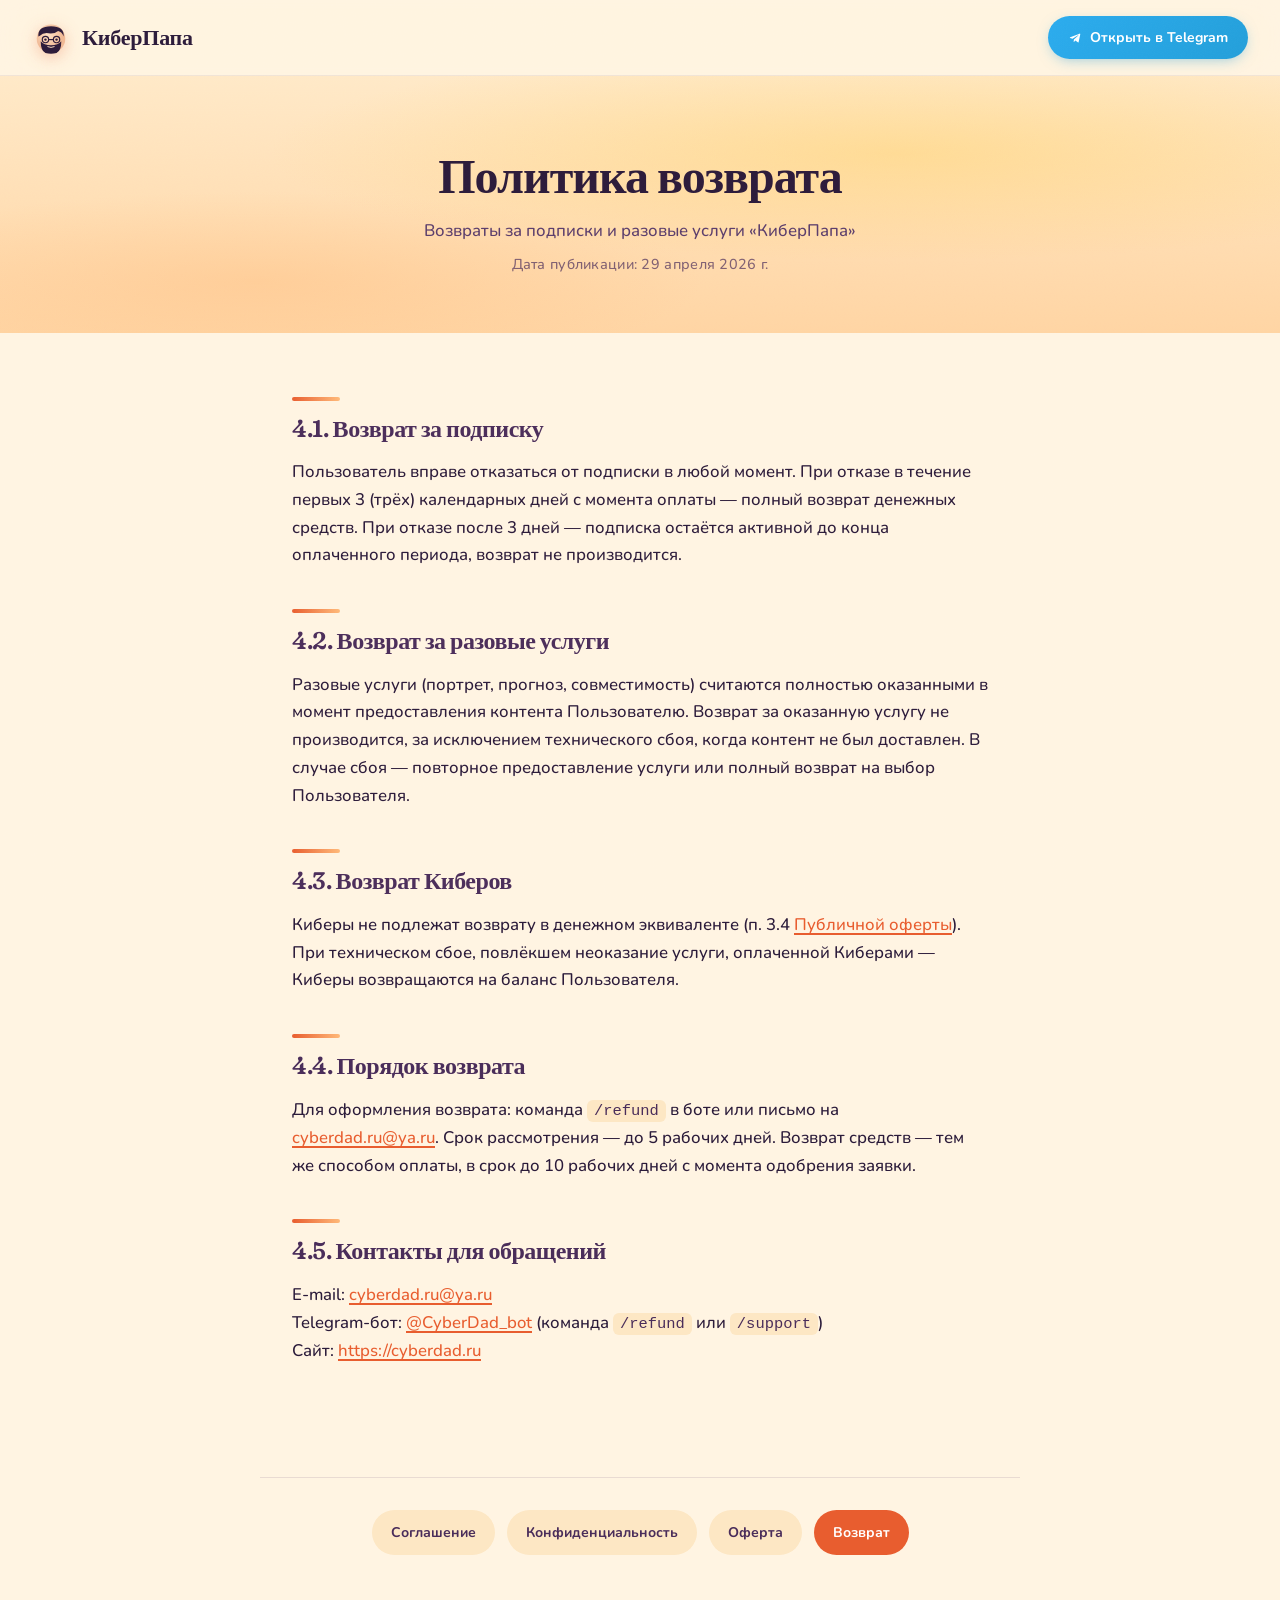
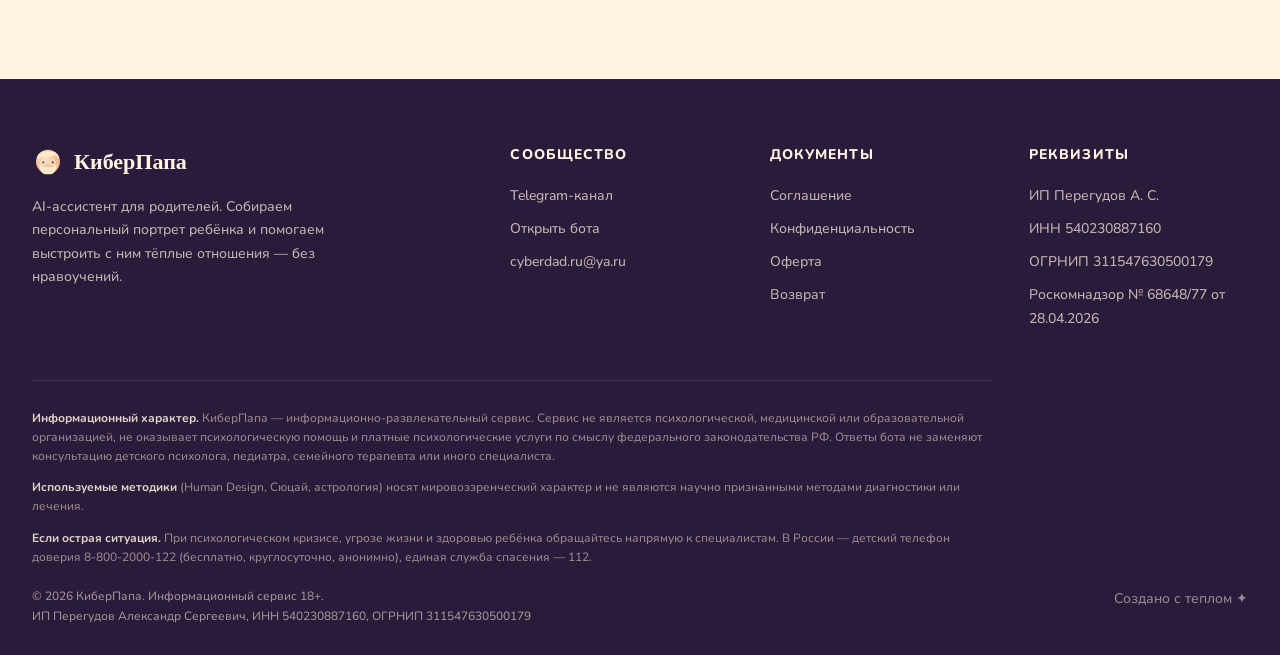
<file: legal/refund.html>
<!doctype html>
<html lang="ru">
  <head>
    <meta charset="utf-8" />
    <meta name="viewport" content="width=device-width, initial-scale=1" />
    <title>Политика возврата — КиберПапа</title>
    <meta name="description" content="Политика возврата средств за услуги сервиса КиберПапа." />
    <meta name="robots" content="index,follow" />
    <link rel="preconnect" href="https://fonts.googleapis.com" />
    <link rel="preconnect" href="https://fonts.gstatic.com" crossorigin />
    <link
      href="https://fonts.googleapis.com/css2?family=Fraunces:ital,opsz,wght,SOFT,WONK@0,9..144,300..900,0..100,0..1;1,9..144,300..900,0..100,0..1&family=Nunito:ital,wght@0,300..900;1,300..900&display=swap"
      rel="stylesheet"
    />
    <link rel="stylesheet" href="style.css" />
  </head>
  <body>
    <nav class="site-nav">
      <div class="container">
        <a href="/" class="logo">
          <svg class="logo-mark" viewBox="0 0 48 48" xmlns="http://www.w3.org/2000/svg" aria-hidden="true">
            <defs>
              <radialGradient id="skinGrad" cx="40%" cy="35%">
                <stop offset="0%" stop-color="#FFE0C4" />
                <stop offset="100%" stop-color="#F0B894" />
              </radialGradient>
            </defs>
            <circle cx="24" cy="25" r="18" fill="url(#skinGrad)" />
            <path d="M8 22 Q7 9 24 9 Q41 9 40 22 Q38 16 33 15 Q28 19 21 18 Q14 17 10 21 Z" fill="#2B1B3A" />
            <path d="M11 28 Q11 40 17 43 Q24 45 31 43 Q37 40 37 28 Q33 33 24 33 Q15 33 11 28 Z" fill="#2B1B3A" />
            <circle cx="17" cy="26" r="4" fill="none" stroke="#2B1B3A" stroke-width="1.5" />
            <circle cx="31" cy="26" r="4" fill="none" stroke="#2B1B3A" stroke-width="1.5" />
            <line x1="21" y1="26" x2="27" y2="26" stroke="#2B1B3A" stroke-width="1.5" />
            <circle cx="17" cy="26" r="1.5" fill="#2B1B3A" />
            <circle cx="31" cy="26" r="1.5" fill="#2B1B3A" />
            <path d="M20 35 Q24 37 28 35" stroke="#FFE0C4" stroke-width="1.2" stroke-linecap="round" fill="none" />
          </svg>
          КиберПапа
        </a>
        <a href="https://t.me/CyberDad_bot" class="nav-cta" target="_blank" rel="noopener">
          <svg width="14" height="14" viewBox="0 0 24 24" fill="currentColor" aria-hidden="true">
            <path
              d="M9.78 18.65l.28-4.23 7.68-6.92c.34-.31-.07-.46-.52-.19L7.74 13.3 3.64 12c-.88-.25-.89-.86.2-1.3l15.97-6.16c.73-.33 1.43.18 1.15 1.3l-2.72 12.81c-.19.91-.74 1.13-1.5.71L12.6 16.3l-1.99 1.93c-.23.23-.42.42-.83.42z"
            />
          </svg>
          Открыть в Telegram
        </a>
      </div>
    </nav>

    <header class="legal-hero">
      <h1>Политика возврата</h1>
      <p class="subtitle">Возвраты за подписки и разовые услуги «КиберПапа»</p>
      <p class="meta">Дата публикации: 29 апреля 2026 г.</p>
    </header>

    <article>
      <section>
        <h2>4.1. Возврат за подписку</h2>
        <p>
          Пользователь вправе отказаться от подписки в любой момент. При отказе в течение первых 3 (трёх)
          календарных дней с момента оплаты — полный возврат денежных средств. При отказе после 3 дней — подписка
          остаётся активной до конца оплаченного периода, возврат не производится.
        </p>
      </section>

      <section>
        <h2>4.2. Возврат за разовые услуги</h2>
        <p>
          Разовые услуги (портрет, прогноз, совместимость) считаются полностью оказанными в момент предоставления
          контента Пользователю. Возврат за оказанную услугу не производится, за исключением технического сбоя,
          когда контент не был доставлен. В случае сбоя — повторное предоставление услуги или полный возврат на
          выбор Пользователя.
        </p>
      </section>

      <section>
        <h2>4.3. Возврат Киберов</h2>
        <p>
          Киберы не подлежат возврату в денежном эквиваленте (п. 3.4
          <a href="offer.html">Публичной оферты</a>). При техническом сбое, повлёкшем неоказание услуги, оплаченной
          Киберами — Киберы возвращаются на баланс Пользователя.
        </p>
      </section>

      <section>
        <h2>4.4. Порядок возврата</h2>
        <p>
          Для оформления возврата: команда <code>/refund</code> в боте или письмо на
          <a href="mailto:cyberdad.ru@ya.ru">cyberdad.ru@ya.ru</a>. Срок рассмотрения — до 5 рабочих дней. Возврат
          средств — тем же способом оплаты, в срок до 10 рабочих дней с момента одобрения заявки.
        </p>
      </section>

      <section>
        <h2>4.5. Контакты для обращений</h2>
        <p>
          E-mail: <a href="mailto:cyberdad.ru@ya.ru">cyberdad.ru@ya.ru</a><br />
          Telegram-бот: <a href="https://t.me/CyberDad_bot">@CyberDad_bot</a>
          (команда <code>/refund</code> или <code>/support</code>)<br />
          Сайт: <a href="https://cyberdad.ru">https://cyberdad.ru</a>
        </p>
      </section>
    </article>

    <nav class="docs-nav" aria-label="Юридические документы">
      <a href="terms.html">Соглашение</a>
      <a href="privacy.html">Конфиденциальность</a>
      <a href="offer.html">Оферта</a>
      <a href="refund.html" aria-current="page">Возврат</a>
    </nav>

    <footer>
      <div class="container">
        <div class="footer-grid">
          <div>
            <div class="footer-logo">
              <svg width="32" height="32" viewBox="0 0 48 48" aria-hidden="true">
                <defs>
                  <radialGradient id="fSkin" cx="40%" cy="35%">
                    <stop offset="0%" stop-color="#FFE0C4" />
                    <stop offset="100%" stop-color="#F0B894" />
                  </radialGradient>
                </defs>
                <circle cx="24" cy="25" r="18" fill="url(#fSkin)" />
                <path d="M8 22 Q7 9 24 9 Q41 9 40 22 Q38 16 33 15 Q28 19 21 18 Q14 17 10 21 Z" fill="#FFE9C7" />
                <path d="M11 28 Q11 40 17 43 Q24 45 31 43 Q37 40 37 28 Q33 33 24 33 Q15 33 11 28 Z" fill="#FFE9C7" />
                <circle cx="17" cy="26" r="4" fill="none" stroke="#FFE9C7" stroke-width="1.5" />
                <circle cx="31" cy="26" r="4" fill="none" stroke="#FFE9C7" stroke-width="1.5" />
                <line x1="21" y1="26" x2="27" y2="26" stroke="#FFE9C7" stroke-width="1.5" />
                <circle cx="17" cy="26" r="1.3" fill="#2B1B3A" />
                <circle cx="31" cy="26" r="1.3" fill="#2B1B3A" />
              </svg>
              КиберПапа
            </div>
            <p class="footer-desc">
              AI-ассистент для родителей. Собираем персональный портрет ребёнка и помогаем выстроить с ним тёплые
              отношения — без нравоучений.
            </p>
          </div>
          <div class="footer-col">
            <h5>Сообщество</h5>
            <ul>
              <li><a href="https://t.me/cyberdad_channel" target="_blank" rel="noopener">Telegram-канал</a></li>
              <li><a href="https://t.me/CyberDad_bot" target="_blank" rel="noopener">Открыть бота</a></li>
              <li><a href="mailto:cyberdad.ru@ya.ru">cyberdad.ru@ya.ru</a></li>
            </ul>
          </div>
          <div class="footer-col">
            <h5>Документы</h5>
            <ul>
              <li><a href="terms.html">Соглашение</a></li>
              <li><a href="privacy.html">Конфиденциальность</a></li>
              <li><a href="offer.html">Оферта</a></li>
              <li><a href="refund.html">Возврат</a></li>
            </ul>
          </div>
          <div class="footer-col">
            <h5>Реквизиты</h5>
            <ul>
              <li>ИП Перегудов А. С.</li>
              <li>ИНН 540230887160</li>
              <li>ОГРНИП 311547630500179</li>
              <li>Роскомнадзор № 68648/77 от 28.04.2026</li>
            </ul>
          </div>
        </div>
        <div class="footer-disclaimer">
          <p>
            <strong>Информационный характер.</strong> КиберПапа — информационно-развлекательный сервис. Сервис не
            является психологической, медицинской или образовательной организацией, не оказывает психологическую
            помощь и платные психологические услуги по смыслу федерального законодательства РФ. Ответы бота не
            заменяют консультацию детского психолога, педиатра, семейного терапевта или иного специалиста.
          </p>
          <p>
            <strong>Используемые методики</strong> (Human Design, Сюцай, астрология) носят мировоззренческий характер
            и не являются научно признанными методами диагностики или лечения.
          </p>
          <p>
            <strong>Если острая ситуация.</strong> При психологическом кризисе, угрозе жизни и здоровью ребёнка
            обращайтесь напрямую к специалистам. В России — детский телефон доверия 8-800-2000-122 (бесплатно,
            круглосуточно, анонимно), единая служба спасения — 112.
          </p>
        </div>
        <div class="footer-bottom">
          <div class="footer-legal-line">
            © 2026 КиберПапа. Информационный сервис 18+.<br />
            ИП Перегудов Александр Сергеевич, ИНН 540230887160, ОГРНИП 311547630500179
          </div>
          <span>Создано с теплом ✦</span>
        </div>
      </div>
    </footer>
  </body>
</html>
</file>
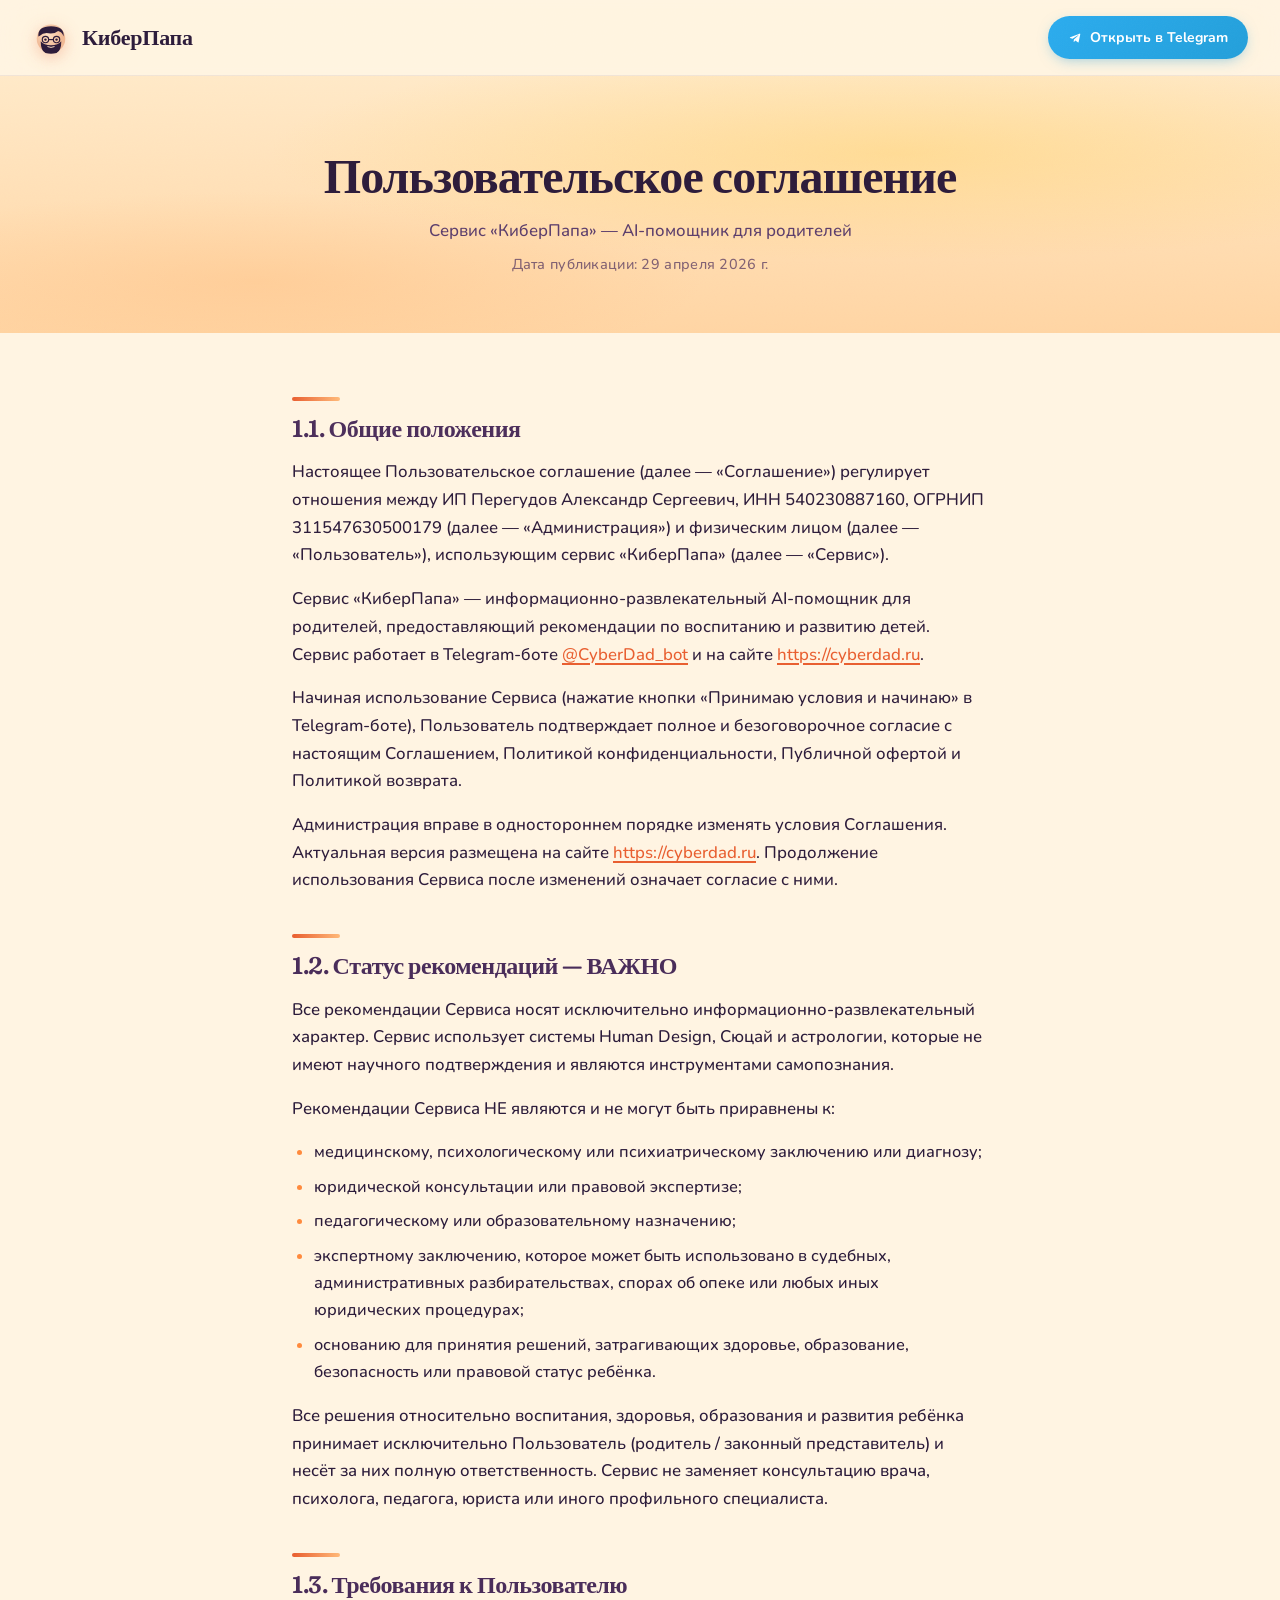
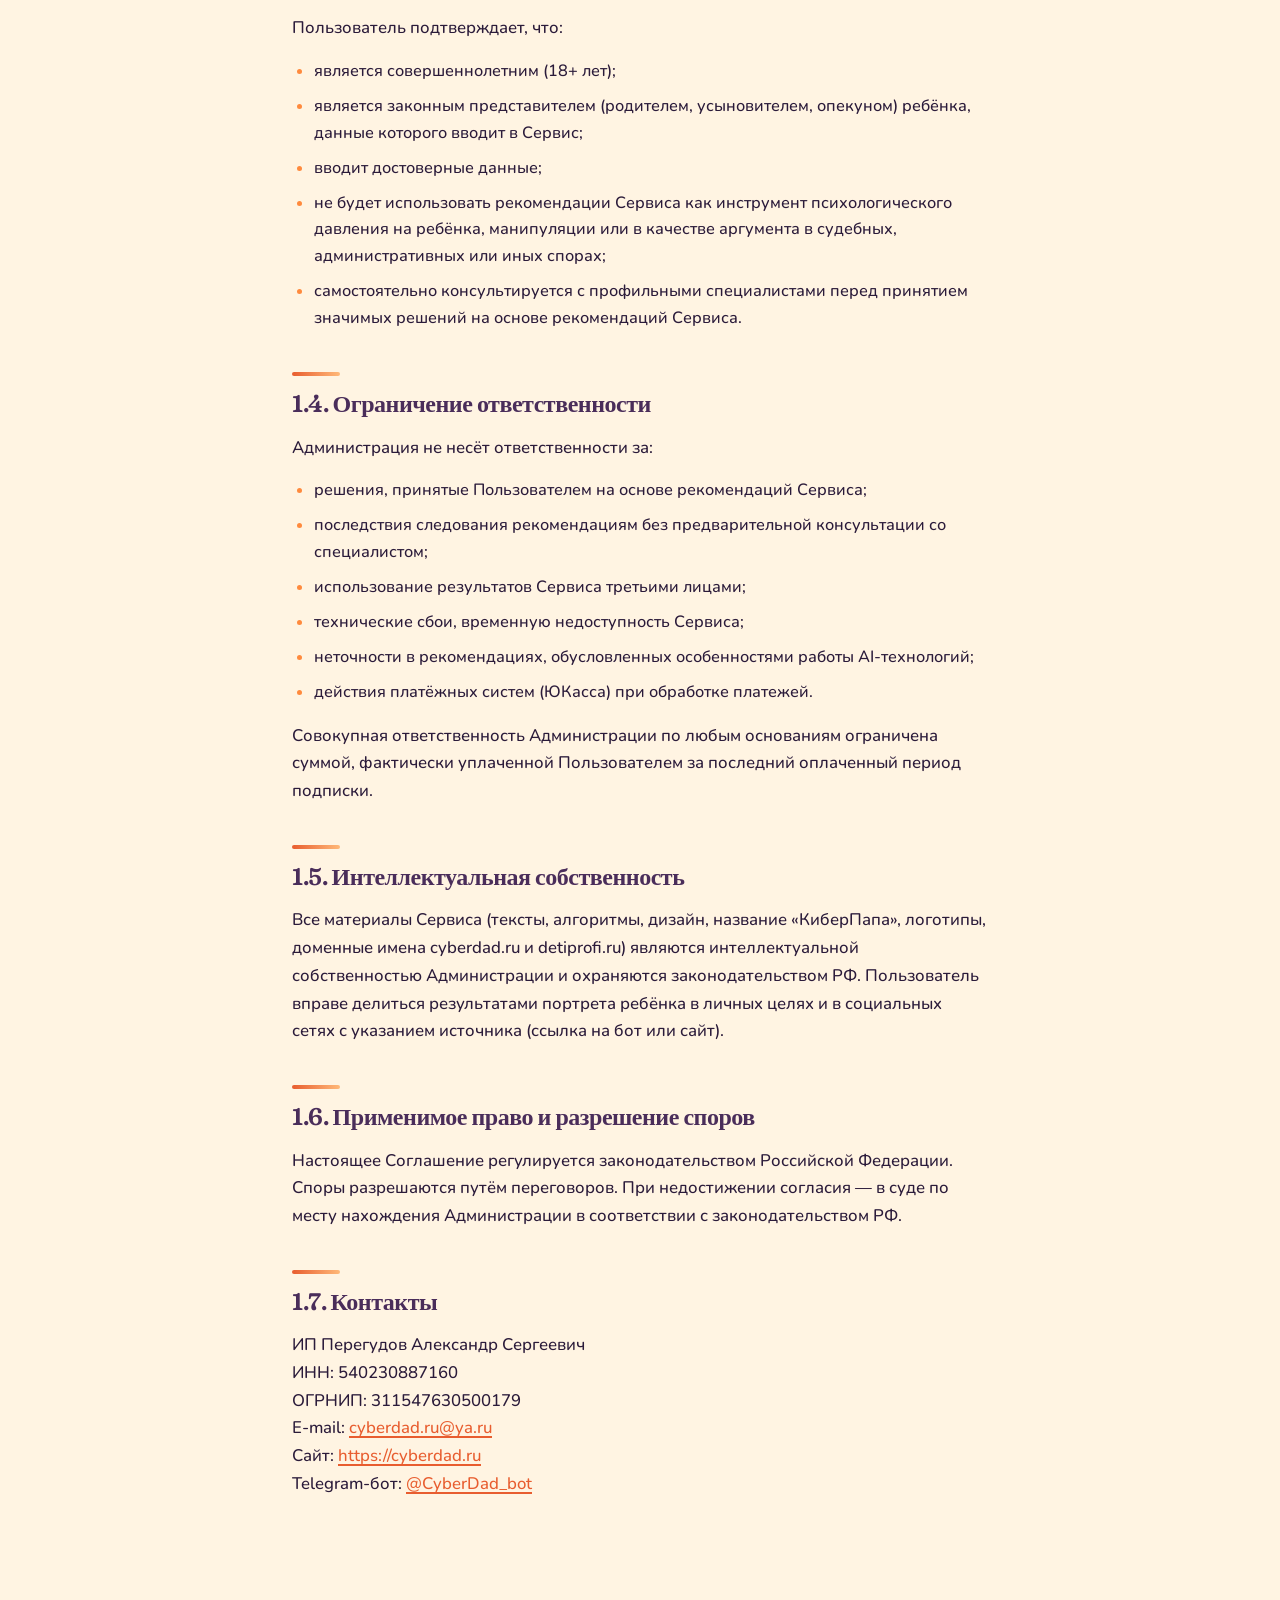
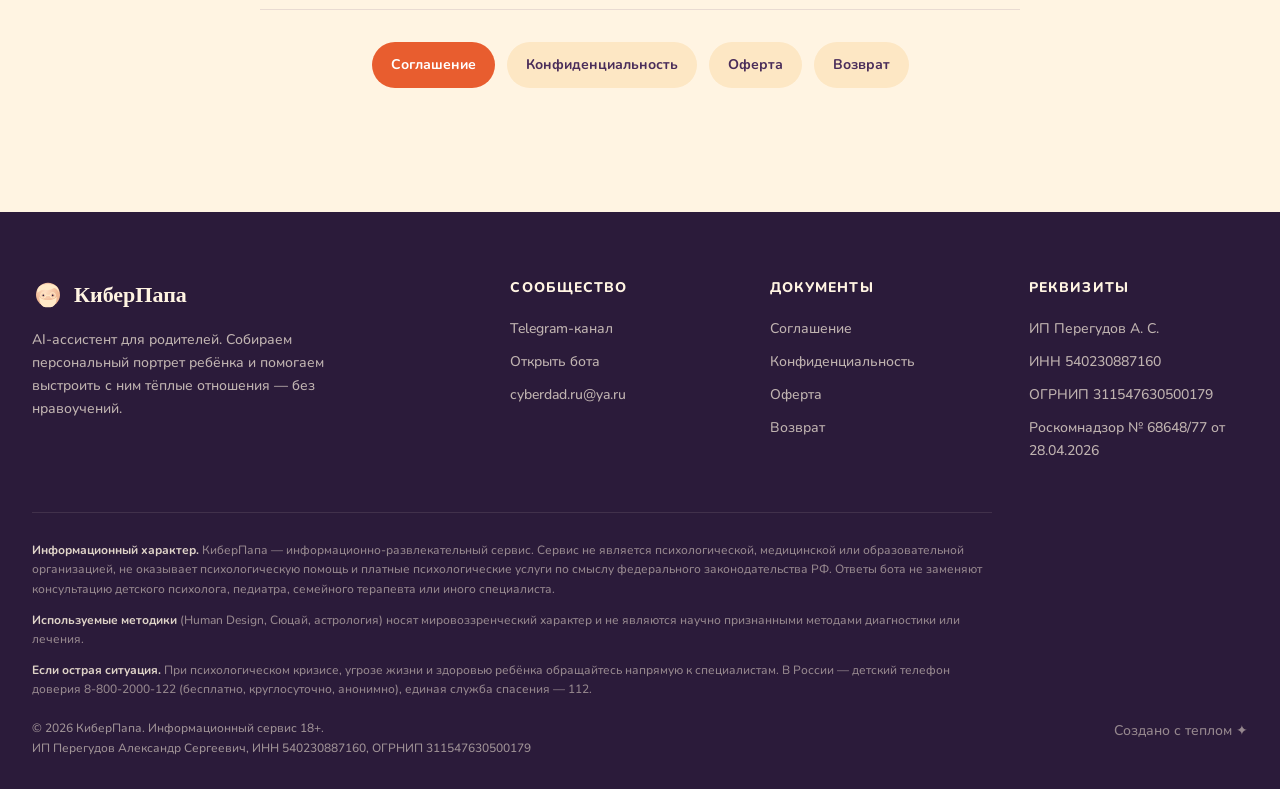
<file: legal/terms.html>
<!doctype html>
<html lang="ru">
  <head>
    <meta charset="utf-8" />
    <meta name="viewport" content="width=device-width, initial-scale=1" />
    <title>Пользовательское соглашение — КиберПапа</title>
    <meta name="description" content="Пользовательское соглашение сервиса КиберПапа — AI-помощника для родителей." />
    <meta name="robots" content="index,follow" />
    <link rel="preconnect" href="https://fonts.googleapis.com" />
    <link rel="preconnect" href="https://fonts.gstatic.com" crossorigin />
    <link
      href="https://fonts.googleapis.com/css2?family=Fraunces:ital,opsz,wght,SOFT,WONK@0,9..144,300..900,0..100,0..1;1,9..144,300..900,0..100,0..1&family=Nunito:ital,wght@0,300..900;1,300..900&display=swap"
      rel="stylesheet"
    />
    <link rel="stylesheet" href="style.css" />
  </head>
  <body>
    <nav class="site-nav">
      <div class="container">
        <a href="/" class="logo">
          <svg class="logo-mark" viewBox="0 0 48 48" xmlns="http://www.w3.org/2000/svg" aria-hidden="true">
            <defs>
              <radialGradient id="skinGrad" cx="40%" cy="35%">
                <stop offset="0%" stop-color="#FFE0C4" />
                <stop offset="100%" stop-color="#F0B894" />
              </radialGradient>
            </defs>
            <circle cx="24" cy="25" r="18" fill="url(#skinGrad)" />
            <path d="M8 22 Q7 9 24 9 Q41 9 40 22 Q38 16 33 15 Q28 19 21 18 Q14 17 10 21 Z" fill="#2B1B3A" />
            <path d="M11 28 Q11 40 17 43 Q24 45 31 43 Q37 40 37 28 Q33 33 24 33 Q15 33 11 28 Z" fill="#2B1B3A" />
            <circle cx="17" cy="26" r="4" fill="none" stroke="#2B1B3A" stroke-width="1.5" />
            <circle cx="31" cy="26" r="4" fill="none" stroke="#2B1B3A" stroke-width="1.5" />
            <line x1="21" y1="26" x2="27" y2="26" stroke="#2B1B3A" stroke-width="1.5" />
            <circle cx="17" cy="26" r="1.5" fill="#2B1B3A" />
            <circle cx="31" cy="26" r="1.5" fill="#2B1B3A" />
            <path d="M20 35 Q24 37 28 35" stroke="#FFE0C4" stroke-width="1.2" stroke-linecap="round" fill="none" />
          </svg>
          КиберПапа
        </a>
        <a href="https://t.me/CyberDad_bot" class="nav-cta" target="_blank" rel="noopener">
          <svg width="14" height="14" viewBox="0 0 24 24" fill="currentColor" aria-hidden="true">
            <path
              d="M9.78 18.65l.28-4.23 7.68-6.92c.34-.31-.07-.46-.52-.19L7.74 13.3 3.64 12c-.88-.25-.89-.86.2-1.3l15.97-6.16c.73-.33 1.43.18 1.15 1.3l-2.72 12.81c-.19.91-.74 1.13-1.5.71L12.6 16.3l-1.99 1.93c-.23.23-.42.42-.83.42z"
            />
          </svg>
          Открыть в Telegram
        </a>
      </div>
    </nav>

    <header class="legal-hero">
      <h1>Пользовательское соглашение</h1>
      <p class="subtitle">Сервис «КиберПапа» — AI-помощник для родителей</p>
      <p class="meta">Дата публикации: 29 апреля 2026 г.</p>
    </header>

    <article>
      <section>
        <h2>1.1. Общие положения</h2>
        <p>
          Настоящее Пользовательское соглашение (далее — «Соглашение») регулирует отношения между ИП Перегудов
          Александр Сергеевич, ИНН 540230887160, ОГРНИП 311547630500179 (далее — «Администрация») и физическим лицом
          (далее — «Пользователь»), использующим сервис «КиберПапа» (далее — «Сервис»).
        </p>
        <p>
          Сервис «КиберПапа» — информационно-развлекательный AI-помощник для родителей, предоставляющий рекомендации
          по воспитанию и развитию детей. Сервис работает в Telegram-боте
          <a href="https://t.me/CyberDad_bot">@CyberDad_bot</a> и на сайте
          <a href="https://cyberdad.ru">https://cyberdad.ru</a>.
        </p>
        <p>
          Начиная использование Сервиса (нажатие кнопки «Принимаю условия и начинаю» в Telegram-боте), Пользователь
          подтверждает полное и безоговорочное согласие с настоящим Соглашением, Политикой конфиденциальности,
          Публичной офертой и Политикой возврата.
        </p>
        <p>
          Администрация вправе в одностороннем порядке изменять условия Соглашения. Актуальная версия размещена на
          сайте <a href="https://cyberdad.ru">https://cyberdad.ru</a>. Продолжение использования Сервиса после
          изменений означает согласие с ними.
        </p>
      </section>

      <section>
        <h2>1.2. Статус рекомендаций — ВАЖНО</h2>
        <p>
          Все рекомендации Сервиса носят исключительно информационно-развлекательный характер. Сервис использует
          системы Human Design, Сюцай и астрологии, которые не имеют научного подтверждения и являются инструментами
          самопознания.
        </p>
        <p>Рекомендации Сервиса НЕ являются и не могут быть приравнены к:</p>
        <ul>
          <li>медицинскому, психологическому или психиатрическому заключению или диагнозу;</li>
          <li>юридической консультации или правовой экспертизе;</li>
          <li>педагогическому или образовательному назначению;</li>
          <li>
            экспертному заключению, которое может быть использовано в судебных, административных разбирательствах,
            спорах об опеке или любых иных юридических процедурах;
          </li>
          <li>
            основанию для принятия решений, затрагивающих здоровье, образование, безопасность или правовой статус
            ребёнка.
          </li>
        </ul>
        <p>
          Все решения относительно воспитания, здоровья, образования и развития ребёнка принимает исключительно
          Пользователь (родитель / законный представитель) и несёт за них полную ответственность. Сервис не заменяет
          консультацию врача, психолога, педагога, юриста или иного профильного специалиста.
        </p>
      </section>

      <section>
        <h2>1.3. Требования к Пользователю</h2>
        <p>Пользователь подтверждает, что:</p>
        <ul>
          <li>является совершеннолетним (18+ лет);</li>
          <li>
            является законным представителем (родителем, усыновителем, опекуном) ребёнка, данные которого вводит в
            Сервис;
          </li>
          <li>вводит достоверные данные;</li>
          <li>
            не будет использовать рекомендации Сервиса как инструмент психологического давления на ребёнка,
            манипуляции или в качестве аргумента в судебных, административных или иных спорах;
          </li>
          <li>
            самостоятельно консультируется с профильными специалистами перед принятием значимых решений на основе
            рекомендаций Сервиса.
          </li>
        </ul>
      </section>

      <section>
        <h2>1.4. Ограничение ответственности</h2>
        <p>Администрация не несёт ответственности за:</p>
        <ul>
          <li>решения, принятые Пользователем на основе рекомендаций Сервиса;</li>
          <li>последствия следования рекомендациям без предварительной консультации со специалистом;</li>
          <li>использование результатов Сервиса третьими лицами;</li>
          <li>технические сбои, временную недоступность Сервиса;</li>
          <li>неточности в рекомендациях, обусловленных особенностями работы AI-технологий;</li>
          <li>действия платёжных систем (ЮКасса) при обработке платежей.</li>
        </ul>
        <p>
          Совокупная ответственность Администрации по любым основаниям ограничена суммой, фактически уплаченной
          Пользователем за последний оплаченный период подписки.
        </p>
      </section>

      <section>
        <h2>1.5. Интеллектуальная собственность</h2>
        <p>
          Все материалы Сервиса (тексты, алгоритмы, дизайн, название «КиберПапа», логотипы, доменные имена
          cyberdad.ru и detiprofi.ru) являются интеллектуальной собственностью Администрации и охраняются
          законодательством РФ. Пользователь вправе делиться результатами портрета ребёнка в личных целях и в
          социальных сетях с указанием источника (ссылка на бот или сайт).
        </p>
      </section>

      <section>
        <h2>1.6. Применимое право и разрешение споров</h2>
        <p>
          Настоящее Соглашение регулируется законодательством Российской Федерации. Споры разрешаются путём
          переговоров. При недостижении согласия — в суде по месту нахождения Администрации в соответствии с
          законодательством РФ.
        </p>
      </section>

      <section>
        <h2>1.7. Контакты</h2>
        <p>
          ИП Перегудов Александр Сергеевич<br />
          ИНН: 540230887160<br />
          ОГРНИП: 311547630500179<br />
          E-mail: <a href="mailto:cyberdad.ru@ya.ru">cyberdad.ru@ya.ru</a><br />
          Сайт: <a href="https://cyberdad.ru">https://cyberdad.ru</a><br />
          Telegram-бот: <a href="https://t.me/CyberDad_bot">@CyberDad_bot</a>
        </p>
      </section>
    </article>

    <nav class="docs-nav" aria-label="Юридические документы">
      <a href="terms.html" aria-current="page">Соглашение</a>
      <a href="privacy.html">Конфиденциальность</a>
      <a href="offer.html">Оферта</a>
      <a href="refund.html">Возврат</a>
    </nav>

    <footer>
      <div class="container">
        <div class="footer-grid">
          <div>
            <div class="footer-logo">
              <svg width="32" height="32" viewBox="0 0 48 48" aria-hidden="true">
                <defs>
                  <radialGradient id="fSkin" cx="40%" cy="35%">
                    <stop offset="0%" stop-color="#FFE0C4" />
                    <stop offset="100%" stop-color="#F0B894" />
                  </radialGradient>
                </defs>
                <circle cx="24" cy="25" r="18" fill="url(#fSkin)" />
                <path d="M8 22 Q7 9 24 9 Q41 9 40 22 Q38 16 33 15 Q28 19 21 18 Q14 17 10 21 Z" fill="#FFE9C7" />
                <path d="M11 28 Q11 40 17 43 Q24 45 31 43 Q37 40 37 28 Q33 33 24 33 Q15 33 11 28 Z" fill="#FFE9C7" />
                <circle cx="17" cy="26" r="4" fill="none" stroke="#FFE9C7" stroke-width="1.5" />
                <circle cx="31" cy="26" r="4" fill="none" stroke="#FFE9C7" stroke-width="1.5" />
                <line x1="21" y1="26" x2="27" y2="26" stroke="#FFE9C7" stroke-width="1.5" />
                <circle cx="17" cy="26" r="1.3" fill="#2B1B3A" />
                <circle cx="31" cy="26" r="1.3" fill="#2B1B3A" />
              </svg>
              КиберПапа
            </div>
            <p class="footer-desc">
              AI-ассистент для родителей. Собираем персональный портрет ребёнка и помогаем выстроить с ним тёплые
              отношения — без нравоучений.
            </p>
          </div>
          <div class="footer-col">
            <h5>Сообщество</h5>
            <ul>
              <li><a href="https://t.me/cyberdad_channel" target="_blank" rel="noopener">Telegram-канал</a></li>
              <li><a href="https://t.me/CyberDad_bot" target="_blank" rel="noopener">Открыть бота</a></li>
              <li><a href="mailto:cyberdad.ru@ya.ru">cyberdad.ru@ya.ru</a></li>
            </ul>
          </div>
          <div class="footer-col">
            <h5>Документы</h5>
            <ul>
              <li><a href="terms.html">Соглашение</a></li>
              <li><a href="privacy.html">Конфиденциальность</a></li>
              <li><a href="offer.html">Оферта</a></li>
              <li><a href="refund.html">Возврат</a></li>
            </ul>
          </div>
          <div class="footer-col">
            <h5>Реквизиты</h5>
            <ul>
              <li>ИП Перегудов А. С.</li>
              <li>ИНН 540230887160</li>
              <li>ОГРНИП 311547630500179</li>
              <li>Роскомнадзор № 68648/77 от 28.04.2026</li>
            </ul>
          </div>
        </div>
        <div class="footer-disclaimer">
          <p>
            <strong>Информационный характер.</strong> КиберПапа — информационно-развлекательный сервис. Сервис не
            является психологической, медицинской или образовательной организацией, не оказывает психологическую
            помощь и платные психологические услуги по смыслу федерального законодательства РФ. Ответы бота не
            заменяют консультацию детского психолога, педиатра, семейного терапевта или иного специалиста.
          </p>
          <p>
            <strong>Используемые методики</strong> (Human Design, Сюцай, астрология) носят мировоззренческий характер
            и не являются научно признанными методами диагностики или лечения.
          </p>
          <p>
            <strong>Если острая ситуация.</strong> При психологическом кризисе, угрозе жизни и здоровью ребёнка
            обращайтесь напрямую к специалистам. В России — детский телефон доверия 8-800-2000-122 (бесплатно,
            круглосуточно, анонимно), единая служба спасения — 112.
          </p>
        </div>
        <div class="footer-bottom">
          <div class="footer-legal-line">
            © 2026 КиберПапа. Информационный сервис 18+.<br />
            ИП Перегудов Александр Сергеевич, ИНН 540230887160, ОГРНИП 311547630500179
          </div>
          <span>Создано с теплом ✦</span>
        </div>
      </div>
    </footer>
  </body>
</html>
</file>
<file: legal/style.css>
/* КиберПапа — юридические документы. Тёплая палитра, Fraunces + Nunito. */

:root {
  --cream: #fff4e2;
  --cream-deep: #fde7c4;
  --peach: #ffb979;
  --tangerine: #ff8a3d;
  --ember: #e85d2f;
  --plum: #4a2d5a;
  --ink: #2b1b3a;
  --ink-soft: #5a3d6b;
  --sunshine: #ffd166;
  --shadow-soft: 0 8px 24px -8px rgba(74, 45, 90, 0.18);
}

* {
  margin: 0;
  padding: 0;
  box-sizing: border-box;
}

html {
  scroll-behavior: smooth;
}

body {
  font-family: "Nunito", sans-serif;
  background: var(--cream);
  color: var(--ink);
  line-height: 1.65;
  font-weight: 500;
  -webkit-font-smoothing: antialiased;
}

/* Subtle grain — как на лендинге, для тёплой текстуры */
body::before {
  content: "";
  position: fixed;
  inset: 0;
  pointer-events: none;
  z-index: 9999;
  opacity: 0.4;
  mix-blend-mode: soft-light;
  background-image: url("data:image/svg+xml;utf8,<svg xmlns='http://www.w3.org/2000/svg' width='200' height='200'><filter id='n'><feTurbulence type='fractalNoise' baseFrequency='0.9' numOctaves='2' stitchTiles='stitch'/><feColorMatrix values='0 0 0 0 0.5 0 0 0 0 0.4 0 0 0 0 0.35 0 0 0 0.5 0'/></filter><rect width='100%25' height='100%25' filter='url(%23n)'/></svg>");
}

h1,
h2,
h3 {
  font-family: "Fraunces", serif;
  font-weight: 600;
  letter-spacing: -0.02em;
  font-variation-settings: "SOFT" 100, "WONK" 0;
  line-height: 1.15;
  color: var(--ink);
}

a {
  color: var(--ember);
  text-decoration: underline;
  text-underline-offset: 3px;
  text-decoration-thickness: 1.5px;
  transition: color 0.2s;
}

a:hover {
  color: var(--tangerine);
}

strong {
  font-weight: 700;
}

code {
  font-family: ui-monospace, "SF Mono", Menlo, Consolas, monospace;
  font-size: 0.92em;
  background: var(--cream-deep);
  padding: 2px 7px;
  border-radius: 6px;
  color: var(--plum);
}

/* ========== NAV ========== */
nav.site-nav {
  position: sticky;
  top: 0;
  z-index: 100;
  background: rgba(255, 244, 226, 0.85);
  backdrop-filter: blur(20px) saturate(180%);
  -webkit-backdrop-filter: blur(20px) saturate(180%);
  border-bottom: 1.5px solid rgba(74, 45, 90, 0.08);
}
nav.site-nav .container {
  display: flex;
  align-items: center;
  justify-content: space-between;
  gap: 24px;
  padding: 16px 32px;
  max-width: 1280px;
  margin: 0 auto;
}
.logo {
  display: inline-flex;
  align-items: center;
  gap: 12px;
  font-family: "Fraunces", serif;
  font-weight: 700;
  font-size: 22px;
  color: var(--ink);
  text-decoration: none;
  letter-spacing: -0.01em;
}
.logo:hover {
  color: var(--ink);
}
.logo-mark {
  width: 38px;
  height: 38px;
  filter: drop-shadow(0 4px 8px rgba(232, 93, 47, 0.3));
}
.nav-cta {
  background: linear-gradient(135deg, #2aabee 0%, #229ed9 100%);
  color: #fff !important;
  padding: 10px 20px;
  border-radius: 100px;
  text-decoration: none;
  font-weight: 700;
  font-size: 14px;
  display: inline-flex;
  align-items: center;
  gap: 8px;
  box-shadow: 0 4px 14px -4px rgba(34, 158, 217, 0.5);
  transition:
    transform 0.2s,
    filter 0.2s;
  white-space: nowrap;
}
.nav-cta:hover {
  transform: translateY(-1px);
  filter: brightness(1.08);
  color: #fff;
}
.nav-cta svg {
  flex-shrink: 0;
}

/* ========== HERO STRIP ========== */
.legal-hero {
  background:
    radial-gradient(ellipse 70% 60% at 70% 30%, rgba(255, 209, 102, 0.45), transparent 70%),
    radial-gradient(ellipse 50% 50% at 20% 80%, rgba(255, 185, 121, 0.35), transparent 70%),
    linear-gradient(180deg, #ffe9c7 0%, #ffd4a3 100%);
  padding: 72px 32px 56px;
  text-align: center;
}
.legal-hero h1 {
  font-size: clamp(2rem, 5vw, 3rem);
  margin: 0 auto 14px;
  max-width: 900px;
}
.legal-hero .subtitle {
  font-size: 1.05rem;
  color: var(--ink-soft);
  max-width: 680px;
  margin: 0 auto 8px;
}
.legal-hero .meta {
  font-size: 0.9rem;
  color: var(--plum);
  opacity: 0.7;
  letter-spacing: 0.02em;
}

/* ========== BODY ========== */
article {
  max-width: 760px;
  margin: 0 auto;
  padding: 64px 32px 48px;
}
article section {
  margin-bottom: 2.5rem;
}
article h2 {
  font-size: 1.5rem;
  margin: 2.75rem 0 1rem;
  color: var(--plum);
  position: relative;
}
article h2:first-of-type,
article section:first-child h2 {
  margin-top: 0;
}
article h2::before {
  content: "";
  display: block;
  width: 48px;
  height: 4px;
  border-radius: 100px;
  background: linear-gradient(90deg, var(--ember), var(--peach));
  margin-bottom: 14px;
}
article p {
  margin: 0 0 1rem;
  font-size: 1.05rem;
}
article ul {
  margin: 0 0 1rem;
  padding-left: 1.4rem;
}
article ul li {
  margin-bottom: 0.5rem;
  font-size: 1.02rem;
}
article ul li::marker {
  color: var(--tangerine);
  font-weight: 700;
}

/* ========== INTRA-LEGAL NAV (between docs) ========== */
.docs-nav {
  max-width: 760px;
  margin: 0 auto;
  padding: 32px 32px 64px;
  display: flex;
  flex-wrap: wrap;
  gap: 12px;
  justify-content: center;
  border-top: 1px solid rgba(74, 45, 90, 0.12);
  margin-top: 24px;
}
.docs-nav a {
  background: var(--cream-deep);
  color: var(--plum);
  padding: 10px 18px;
  border-radius: 100px;
  text-decoration: none;
  font-weight: 700;
  font-size: 14px;
  border: 1.5px solid transparent;
  transition: all 0.2s;
}
.docs-nav a:hover {
  background: var(--peach);
  color: var(--ink);
  border-color: var(--ember);
}
.docs-nav a[aria-current="page"] {
  background: var(--ember);
  color: #fff;
  pointer-events: none;
}

/* ========== FOOTER ========== */
footer {
  background: var(--ink);
  color: rgba(255, 244, 226, 0.7);
  padding: 64px 0 30px;
  font-size: 14px;
  margin-top: 60px;
}
footer .container {
  max-width: 1280px;
  margin: 0 auto;
  padding: 0 32px;
}
.footer-grid {
  display: grid;
  grid-template-columns: 2fr 1fr 1fr 1fr;
  gap: 40px;
  margin-bottom: 50px;
}
.footer-logo {
  color: var(--cream);
  font-family: "Fraunces", serif;
  font-weight: 700;
  font-size: 22px;
  margin-bottom: 16px;
  display: flex;
  align-items: center;
  gap: 10px;
}
.footer-desc {
  line-height: 1.65;
  max-width: 340px;
  font-size: 14px;
}
.footer-col h5 {
  color: var(--cream);
  font-family: "Nunito", sans-serif;
  font-size: 14px;
  font-weight: 800;
  letter-spacing: 0.08em;
  text-transform: uppercase;
  margin-bottom: 18px;
}
.footer-col ul {
  list-style: none;
  display: flex;
  flex-direction: column;
  gap: 10px;
}
.footer-col a {
  color: rgba(255, 244, 226, 0.7);
  text-decoration: none;
  transition: color 0.2s;
}
.footer-col a:hover {
  color: var(--sunshine);
}
.footer-disclaimer {
  border-top: 1px solid rgba(255, 244, 226, 0.1);
  padding-top: 28px;
  font-size: 12px;
  line-height: 1.6;
  color: rgba(255, 244, 226, 0.5);
  max-width: 960px;
}
.footer-disclaimer p {
  margin: 0 0 12px;
}
.footer-disclaimer strong {
  color: rgba(255, 244, 226, 0.85);
}
.footer-bottom {
  display: flex;
  justify-content: space-between;
  align-items: flex-start;
  margin-top: 20px;
  flex-wrap: wrap;
  gap: 12px;
  color: rgba(255, 244, 226, 0.5);
}
.footer-legal-line {
  font-size: 12px;
  line-height: 1.65;
  color: rgba(255, 244, 226, 0.55);
  max-width: 720px;
}

/* ========== RESPONSIVE ========== */
@media (max-width: 760px) {
  nav.site-nav .container {
    padding: 14px 20px;
  }
  .legal-hero {
    padding: 48px 20px 36px;
  }
  article {
    padding: 40px 20px 32px;
    font-size: 1rem;
  }
  article h2 {
    font-size: 1.3rem;
    margin-top: 2rem;
  }
  article p,
  article ul li {
    font-size: 1rem;
  }
  .docs-nav {
    padding: 24px 20px 48px;
  }
  .footer-grid {
    grid-template-columns: 1fr;
    gap: 28px;
    margin-bottom: 32px;
  }
  footer {
    padding: 48px 0 24px;
  }
  footer .container {
    padding: 0 20px;
  }
}

@media print {
  nav.site-nav,
  .docs-nav,
  footer,
  body::before {
    display: none;
  }
  body {
    background: #fff;
    color: #000;
  }
  .legal-hero {
    background: none;
    padding: 0 0 24px;
    text-align: left;
  }
  article {
    max-width: none;
    padding: 0;
  }
  article h2::before {
    display: none;
  }
}
</file>
